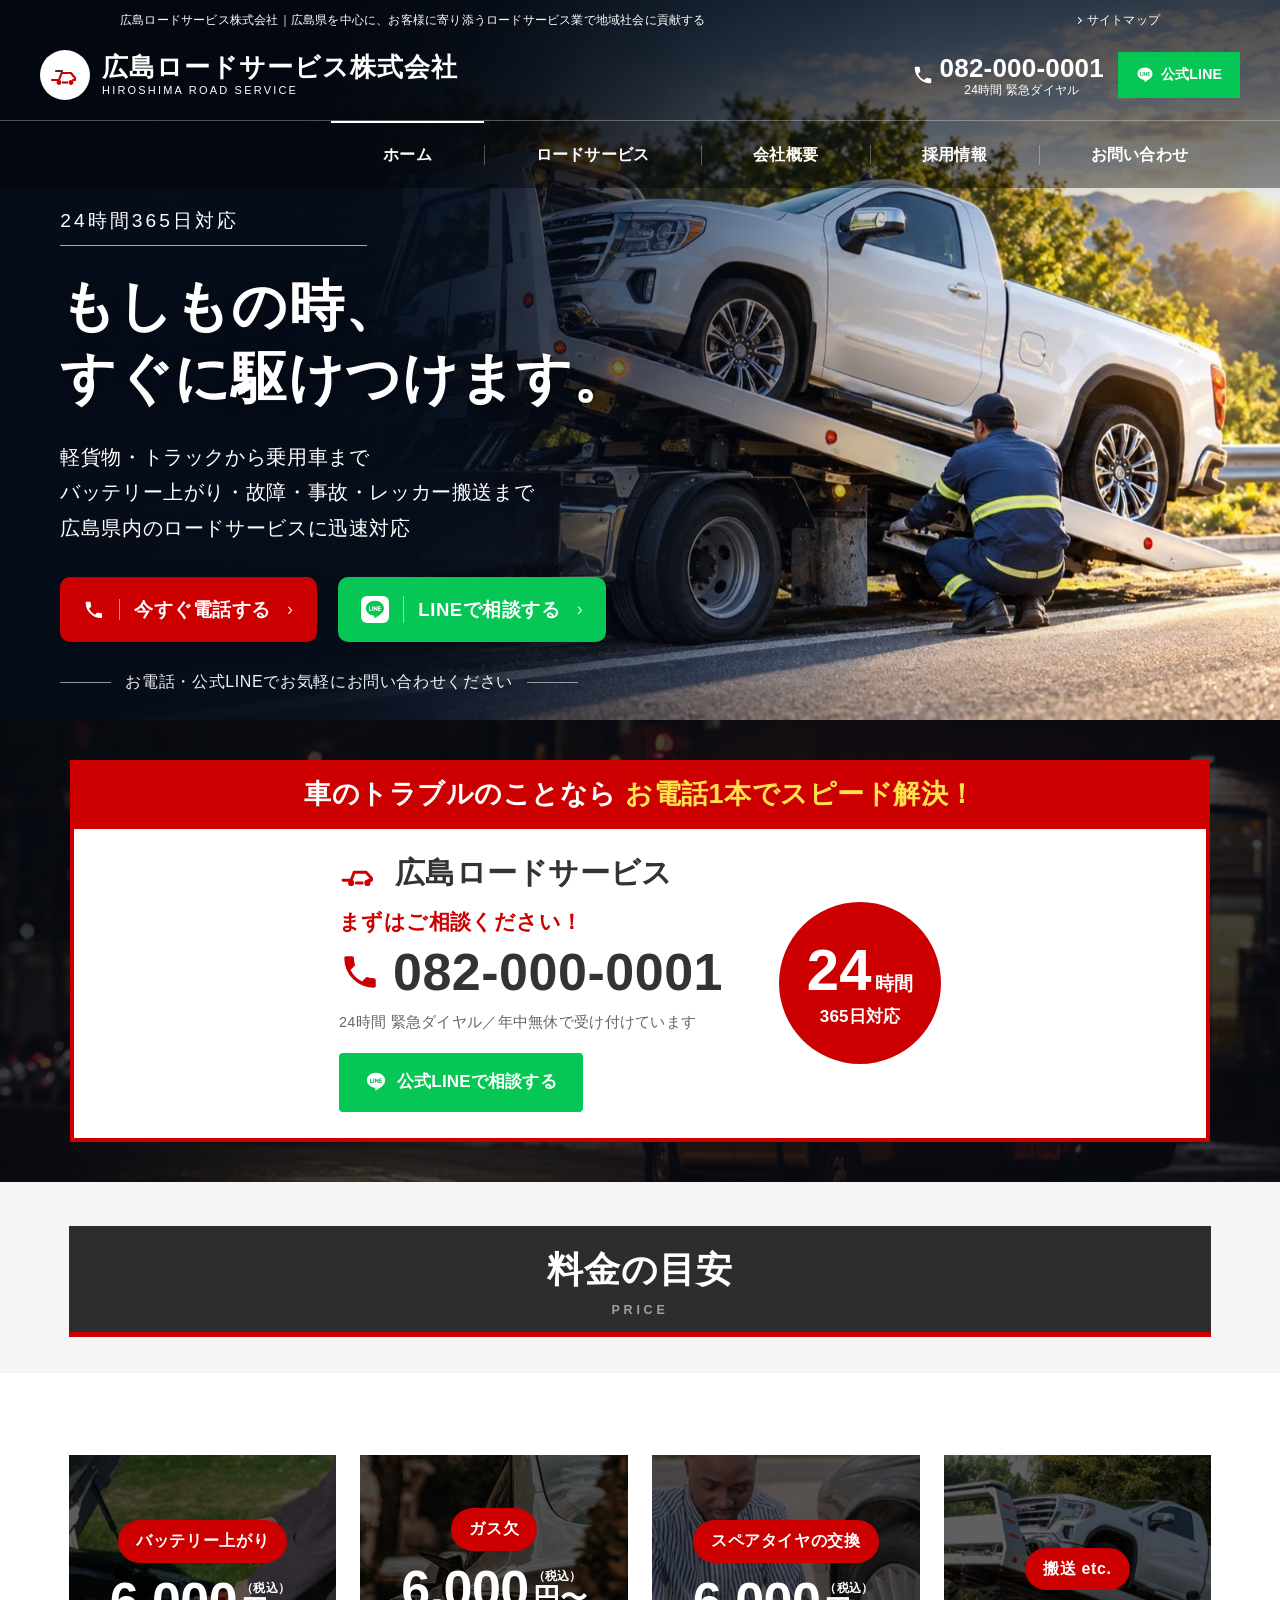
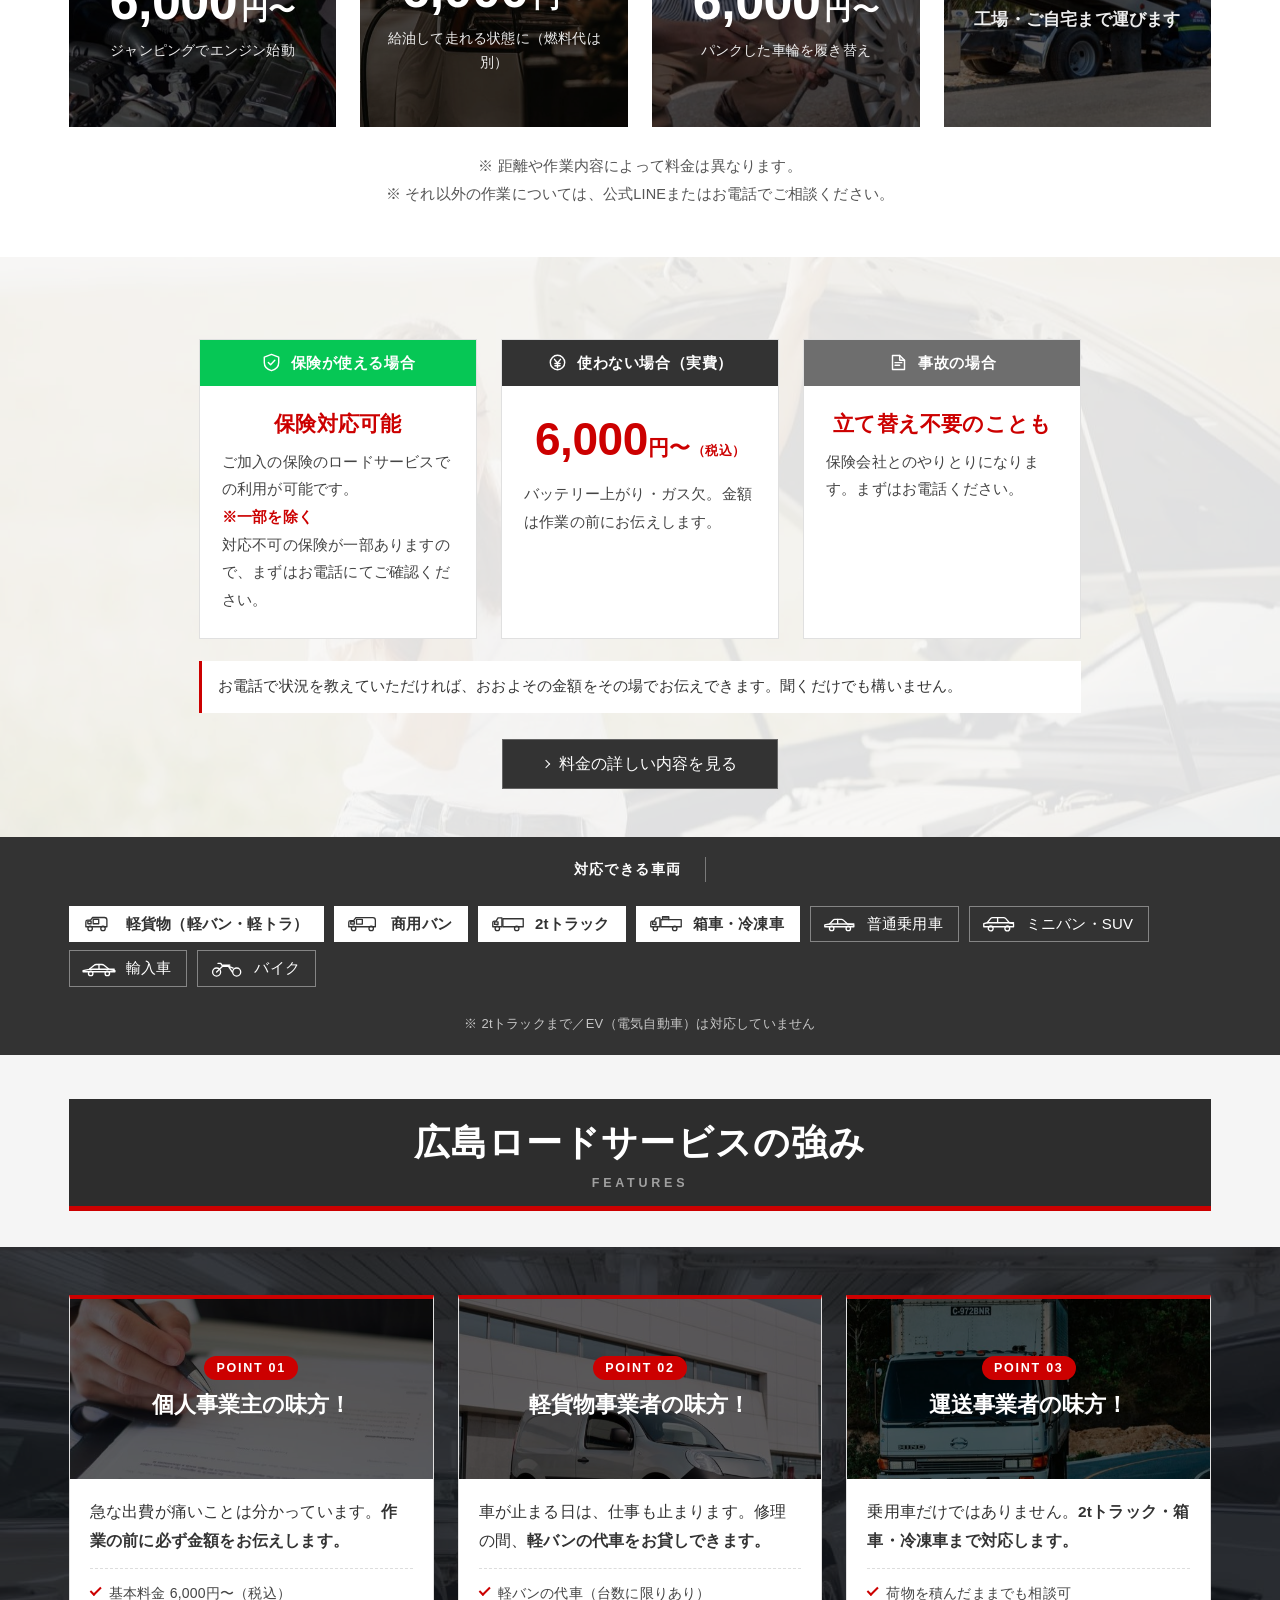
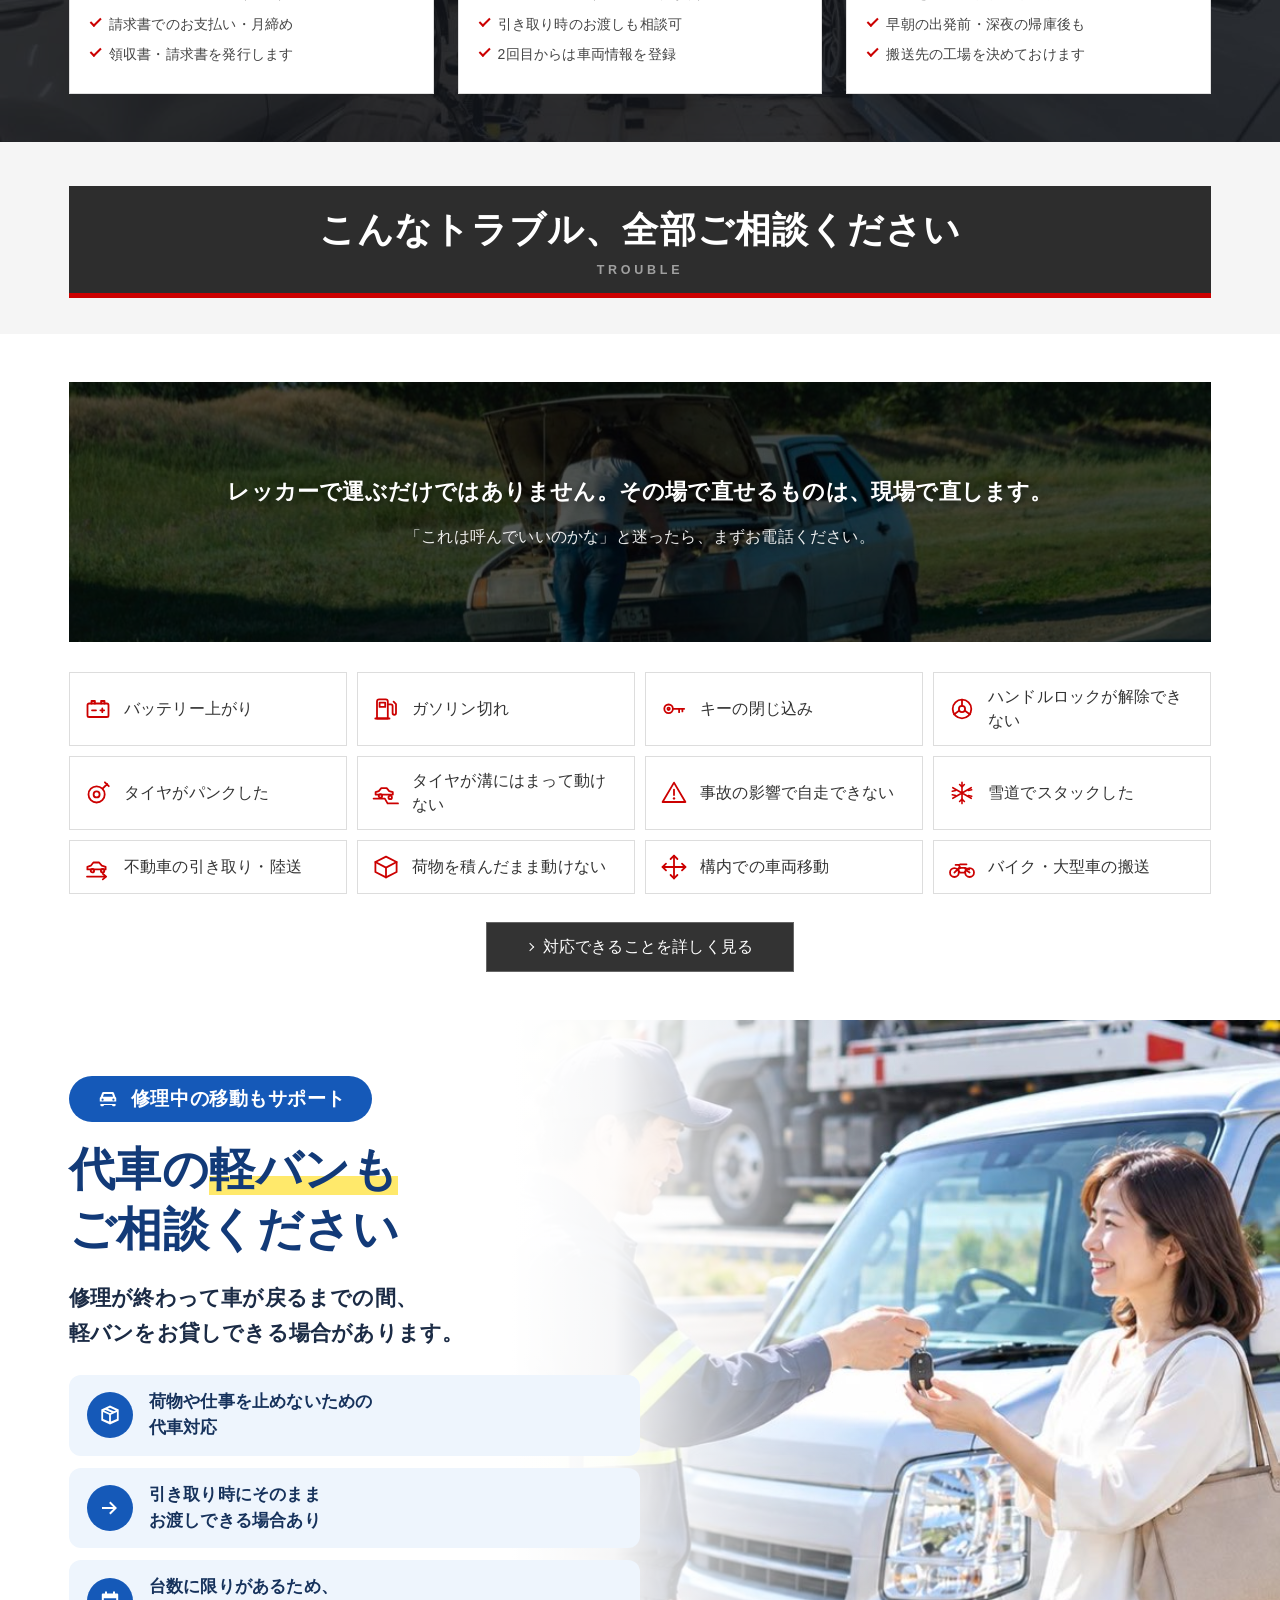
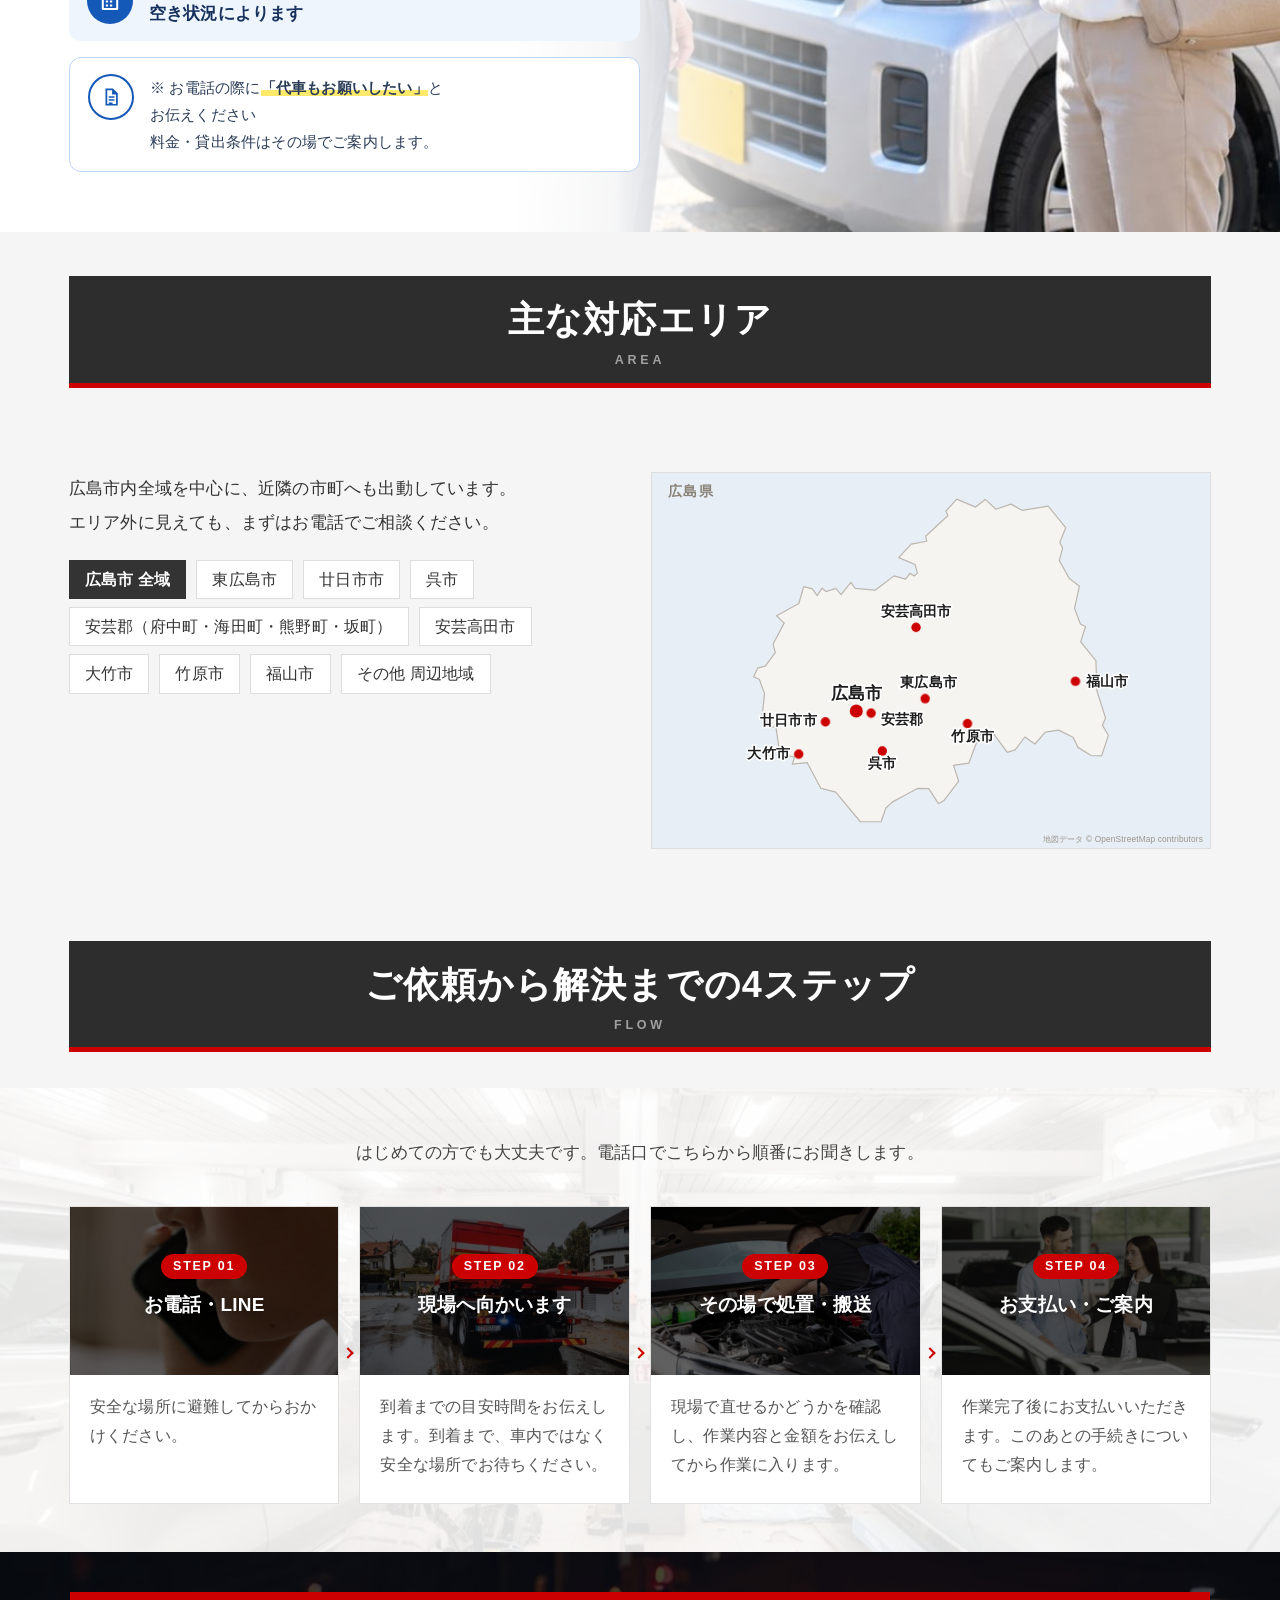
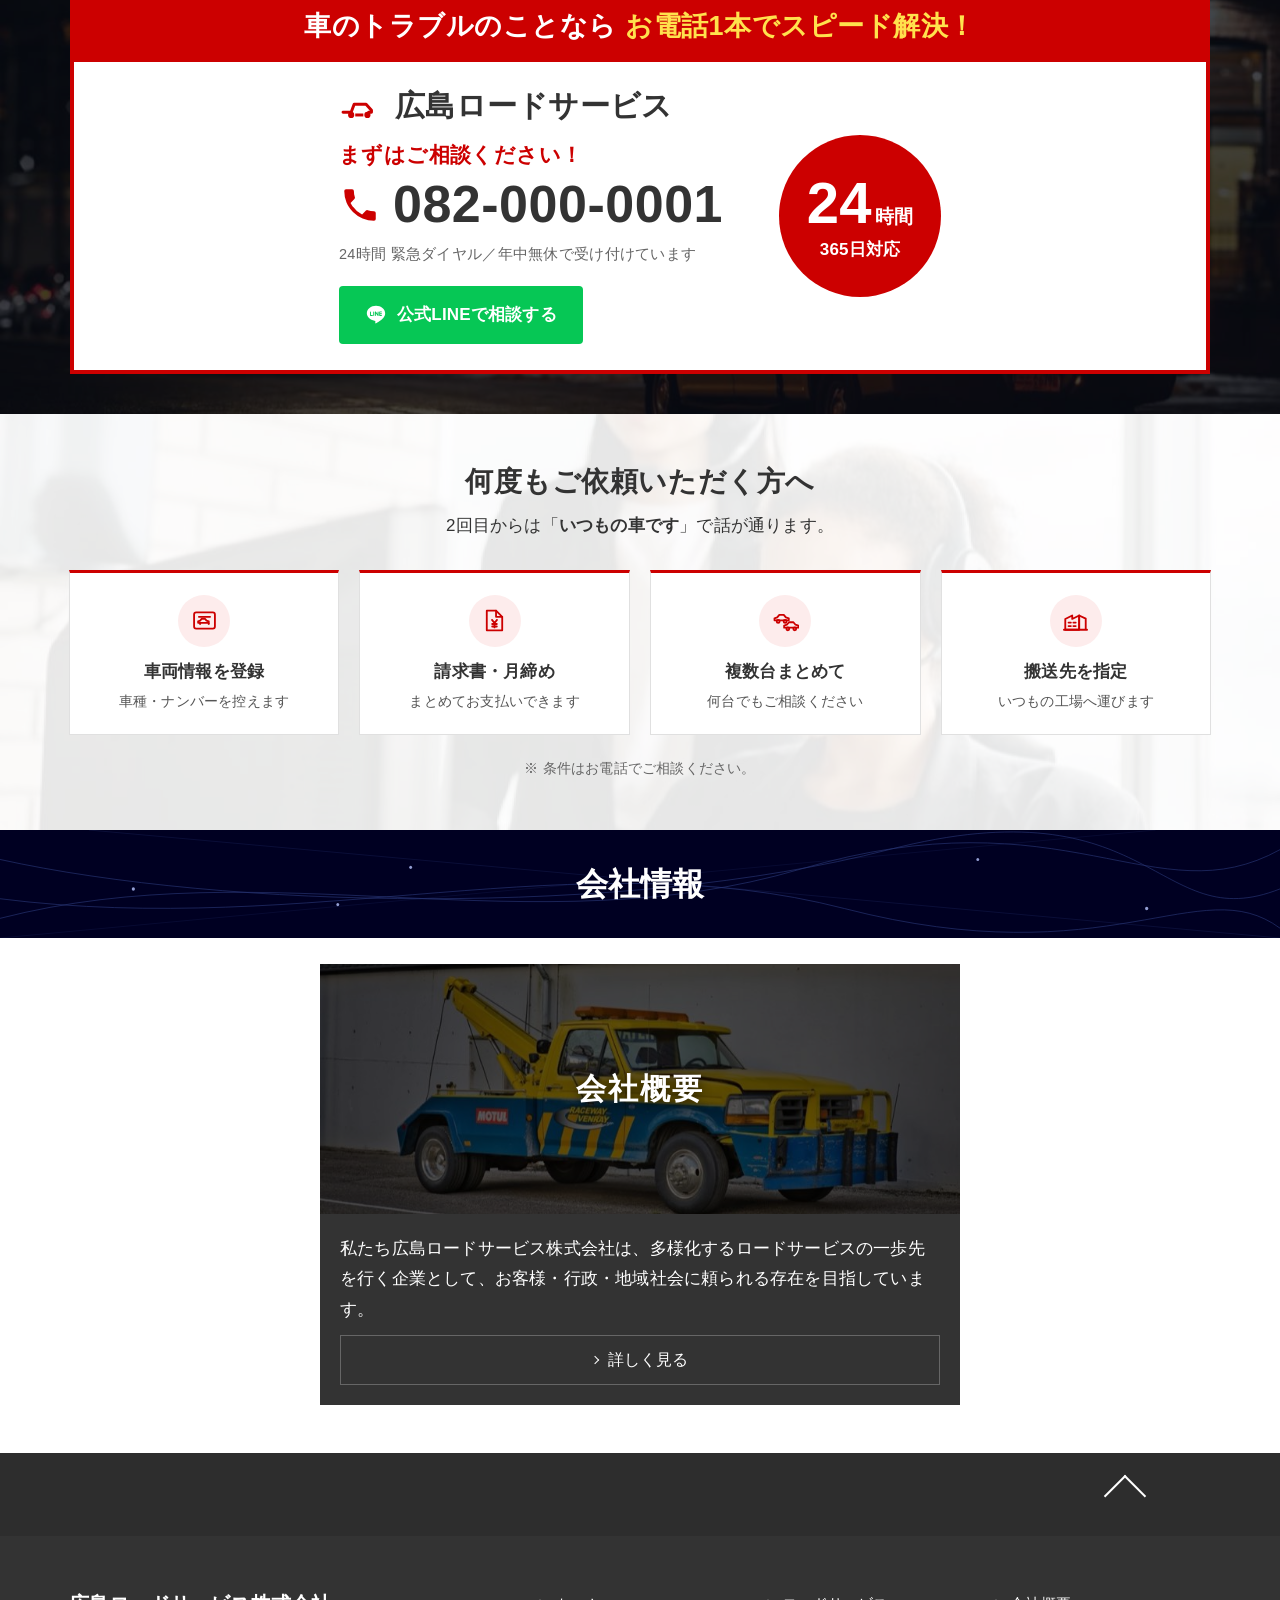
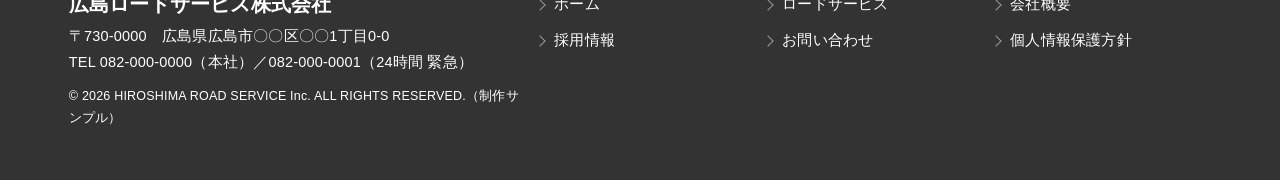
<file: index.html>
<!DOCTYPE html>
<html lang="ja">
<head>
<meta charset="UTF-8">
<meta name="viewport" content="width=device-width, initial-scale=1">
<meta name="format-detection" content="telephone=no">
<meta name="robots" content="noindex, nofollow">
<title>広島ロードサービス株式会社｜広島の事故・故障に24時間365日かけつけるレッカー（制作サンプル）</title>
<meta name="description" content="【制作サンプル】広島市全域を中心に、事故・故障・バッテリー上がり・脱輪などの路上トラブルへ24時間365日かけつけるロードサービス。電話または公式LINEでご依頼いただけます。">
<link rel="stylesheet" href="assets/css/common.css">
</head>
<body>
<header class="hd">
  <p class="hd__seo">広島ロードサービス株式会社｜広島県を中心に、お客様に寄り添うロードサービス業で地域社会に貢献する</p>
  <a class="hd__map" href="#">サイトマップ</a>
  <div class="hd__in">
    <a class="logo" href="index.html" aria-label="広島ロードサービス株式会社">
      <span class="logo__em"><svg viewBox="0 0 34 34" aria-hidden="true"><path d="M4 22h7l2.5-7H23l4 5v2h-2" fill="none" stroke="#cc0000" stroke-width="2.2" stroke-linecap="round" stroke-linejoin="round"/><circle cx="11" cy="24.5" r="2.4" fill="#cc0000"/><circle cx="23" cy="24.5" r="2.4" fill="#cc0000"/><path d="M14 24.5h6" stroke="#cc0000" stroke-width="2.2"/><path d="M8 13h6" stroke="#333333" stroke-width="2.2" stroke-linecap="round"/></svg></span>
      <span class="logo__tx">広島ロードサービス株式会社<small>HIROSHIMA ROAD SERVICE</small></span>
    </a>
    <div class="hd__r">
      <a class="tel" href="tel:0820000001"><svg viewBox="0 0 24 24" aria-hidden="true"><path d="M6.6 10.8a15.1 15.1 0 0 0 6.6 6.6l2.2-2.2a1 1 0 0 1 1-.25c1.1.37 2.3.57 3.6.57a1 1 0 0 1 1 1V20a1 1 0 0 1-1 1A17 17 0 0 1 3 4a1 1 0 0 1 1-1h3.5a1 1 0 0 1 1 1c0 1.25.2 2.45.57 3.57a1 1 0 0 1-.25 1L6.6 10.8z"/></svg><span>082-000-0001<i>24時間 緊急ダイヤル</i></span></a>
      <a class="hd__line" href="https://lin.ee/XLTq3l2" target="_blank" rel="noopener"><svg viewBox="0 0 24 24" aria-hidden="true"><path d="M12 2C6.5 2 2 5.7 2 10.2c0 4 3.6 7.4 8.4 8.1.3.07.8.2.9.5.1.25.07.65.03.9l-.14.85c-.04.25-.2 1 .87.54s5.8-3.4 7.9-5.8C21.3 13.7 22 12 22 10.2 22 5.7 17.5 2 12 2zM8 13.1H6a.5.5 0 0 1-.5-.5V8.6c0-.3.2-.5.5-.5s.5.2.5.5v3.4h1.5c.3 0 .5.2.5.5s-.2.6-.5.6zm2-.5c0 .3-.2.5-.5.5a.5.5 0 0 1-.5-.5V8.6c0-.3.2-.5.5-.5s.5.2.5.5v4zm4.8 0c0 .2-.15.4-.36.5a.6.6 0 0 1-.17.02.5.5 0 0 1-.42-.2l-2-2.76v2.45c0 .3-.24.5-.53.5a.5.5 0 0 1-.52-.5V8.6c0-.23.14-.43.36-.5a.5.5 0 0 1 .16-.03c.16 0 .32.1.42.2l2 2.77V8.6c0-.3.24-.5.53-.5s.53.2.53.5v4zm3.2-2.5c.3 0 .5.24.5.53s-.2.5-.5.5h-1.5v.94h1.5c.3 0 .5.23.5.52s-.2.52-.5.52h-2a.5.5 0 0 1-.5-.5V8.6c0-.3.2-.5.5-.5h2c.3 0 .5.2.5.5s-.2.5-.5.5h-1.5v.95h1.5z"/></svg>公式LINE</a>
      <a class="hd__btn" href="contact.html">お問い合わせ</a>
    </div>
    <div class="hd__sp">
      <a class="t" href="tel:0820000001" aria-label="24時間 緊急ダイヤルに電話"><svg viewBox="0 0 24 24" aria-hidden="true"><path d="M6.6 10.8a15.1 15.1 0 0 0 6.6 6.6l2.2-2.2a1 1 0 0 1 1-.25c1.1.37 2.3.57 3.6.57a1 1 0 0 1 1 1V20a1 1 0 0 1-1 1A17 17 0 0 1 3 4a1 1 0 0 1 1-1h3.5a1 1 0 0 1 1 1c0 1.25.2 2.45.57 3.57a1 1 0 0 1-.25 1L6.6 10.8z"/></svg></a>
      <a class="l" href="https://lin.ee/XLTq3l2" target="_blank" rel="noopener" aria-label="公式LINE"><svg viewBox="0 0 24 24" aria-hidden="true"><path d="M12 2C6.5 2 2 5.7 2 10.2c0 4 3.6 7.4 8.4 8.1.3.07.8.2.9.5.1.25.07.65.03.9l-.14.85c-.04.25-.2 1 .87.54s5.8-3.4 7.9-5.8C21.3 13.7 22 12 22 10.2 22 5.7 17.5 2 12 2zM8 13.1H6a.5.5 0 0 1-.5-.5V8.6c0-.3.2-.5.5-.5s.5.2.5.5v3.4h1.5c.3 0 .5.2.5.5s-.2.6-.5.6zm2-.5c0 .3-.2.5-.5.5a.5.5 0 0 1-.5-.5V8.6c0-.3.2-.5.5-.5s.5.2.5.5v4zm4.8 0c0 .2-.15.4-.36.5a.6.6 0 0 1-.17.02.5.5 0 0 1-.42-.2l-2-2.76v2.45c0 .3-.24.5-.53.5a.5.5 0 0 1-.52-.5V8.6c0-.23.14-.43.36-.5a.5.5 0 0 1 .16-.03c.16 0 .32.1.42.2l2 2.77V8.6c0-.3.24-.5.53-.5s.53.2.53.5v4zm3.2-2.5c.3 0 .5.24.5.53s-.2.5-.5.5h-1.5v.94h1.5c.3 0 .5.23.5.52s-.2.52-.5.52h-2a.5.5 0 0 1-.5-.5V8.6c0-.3.2-.5.5-.5h2c.3 0 .5.2.5.5s-.2.5-.5.5h-1.5v.95h1.5z"/></svg></a>
    </div>
    <button class="burger" type="button" aria-label="メニュー"><div><span></span></div></button>
  </div>
  <nav class="nav"><ul><li class="current"><a href="index.html"><span>ホーム</span></a></li><li class=""><a href="road-service.html"><span>ロードサービス</span></a></li><li class=""><a href="company.html"><span>会社概要</span></a></li><li class=""><a href="recruit.html"><span>採用情報</span></a></li><li class=""><a href="contact.html"><span>お問い合わせ</span></a></li></ul></nav>
</header>
<div class="mv" id="mv">
  <div class="mv__img" style="background-image:url(assets/img/fv_top.jpg)"></div>
  <div class="mv__shade"></div>
  <div class="mv__in">
    <p class="mv__eye">24時間365日対応</p>
    <h2 class="mv__h">もしもの時、<br>すぐに駆けつけます。</h2>
    <p class="mv__lead">軽貨物・トラックから乗用車まで<br>バッテリー上がり・故障・事故・レッカー搬送まで<br>広島県内のロードサービスに迅速対応</p>
    <div class="mv__btns">
      <a class="mvb mvb--tel" href="tel:0820000001"><span class="mvb__ic"><svg viewBox="0 0 24 24" aria-hidden="true"><path d="M6.6 10.8a15.1 15.1 0 0 0 6.6 6.6l2.2-2.2a1 1 0 0 1 1-.25c1.1.37 2.3.57 3.6.57a1 1 0 0 1 1 1V20a1 1 0 0 1-1 1A17 17 0 0 1 3 4a1 1 0 0 1 1-1h3.5a1 1 0 0 1 1 1c0 1.25.2 2.45.57 3.57a1 1 0 0 1-.25 1L6.6 10.8z"/></svg></span><span class="mvb__tx">今すぐ電話する</span><span class="mvb__ar">›</span></a>
      <a class="mvb mvb--line" href="https://lin.ee/XLTq3l2" target="_blank" rel="noopener"><span class="mvb__ic mvb__ic--line"><svg viewBox="0 0 24 24" aria-hidden="true"><path d="M12 2C6.5 2 2 5.7 2 10.2c0 4 3.6 7.4 8.4 8.1.3.07.8.2.9.5.1.25.07.65.03.9l-.14.85c-.04.25-.2 1 .87.54s5.8-3.4 7.9-5.8C21.3 13.7 22 12 22 10.2 22 5.7 17.5 2 12 2zM8 13.1H6a.5.5 0 0 1-.5-.5V8.6c0-.3.2-.5.5-.5s.5.2.5.5v3.4h1.5c.3 0 .5.2.5.5s-.2.6-.5.6zm2-.5c0 .3-.2.5-.5.5a.5.5 0 0 1-.5-.5V8.6c0-.3.2-.5.5-.5s.5.2.5.5v4zm4.8 0c0 .2-.15.4-.36.5a.6.6 0 0 1-.17.02.5.5 0 0 1-.42-.2l-2-2.76v2.45c0 .3-.24.5-.53.5a.5.5 0 0 1-.52-.5V8.6c0-.23.14-.43.36-.5a.5.5 0 0 1 .16-.03c.16 0 .32.1.42.2l2 2.77V8.6c0-.3.24-.5.53-.5s.53.2.53.5v4zm3.2-2.5c.3 0 .5.24.5.53s-.2.5-.5.5h-1.5v.94h1.5c.3 0 .5.23.5.52s-.2.52-.5.52h-2a.5.5 0 0 1-.5-.5V8.6c0-.3.2-.5.5-.5h2c.3 0 .5.2.5.5s-.2.5-.5.5h-1.5v.95h1.5z"/></svg></span><span class="mvb__tx">LINEで相談する</span><span class="mvb__ar">›</span></a>
    </div>
    <p class="mv__note"><span>お電話・公式LINEでお気軽にお問い合わせください</span></p>
  </div>
</div>
<section class="cta">
  <div class="cta__wrap">
    <p class="cta__head">車のトラブルのことなら <em>お電話1本でスピード解決！</em></p>
    <div class="cta__body">
      <div class="cta__main">
        <p class="cta__co"><span class="cta__mark"><svg viewBox="0 0 34 24" aria-hidden="true"><path d="M3 17h6l2.2-6H20l4 4.5V17h-2" fill="none" stroke="currentColor" stroke-width="2.2" stroke-linecap="round" stroke-linejoin="round"/><circle cx="9" cy="19" r="2.3" fill="currentColor"/><circle cx="21" cy="19" r="2.3" fill="currentColor"/><path d="M12 19h6" stroke="currentColor" stroke-width="2.2"/></svg></span>広島ロードサービス</p>
        <p class="cta__lead">まずはご相談ください！</p>
        <a class="cta__tel" href="tel:0820000001"><svg viewBox="0 0 24 24" aria-hidden="true"><path d="M6.6 10.8a15.1 15.1 0 0 0 6.6 6.6l2.2-2.2a1 1 0 0 1 1-.25c1.1.37 2.3.57 3.6.57a1 1 0 0 1 1 1V20a1 1 0 0 1-1 1A17 17 0 0 1 3 4a1 1 0 0 1 1-1h3.5a1 1 0 0 1 1 1c0 1.25.2 2.45.57 3.57a1 1 0 0 1-.25 1L6.6 10.8z"/></svg><span>082-000-0001</span></a>
        <p class="cta__note">24時間 緊急ダイヤル／年中無休で受け付けています</p>
        <a class="cta__line" href="https://lin.ee/XLTq3l2" target="_blank" rel="noopener"><svg viewBox="0 0 24 24" aria-hidden="true"><path d="M12 2C6.5 2 2 5.7 2 10.2c0 4 3.6 7.4 8.4 8.1.3.07.8.2.9.5.1.25.07.65.03.9l-.14.85c-.04.25-.2 1 .87.54s5.8-3.4 7.9-5.8C21.3 13.7 22 12 22 10.2 22 5.7 17.5 2 12 2zM8 13.1H6a.5.5 0 0 1-.5-.5V8.6c0-.3.2-.5.5-.5s.5.2.5.5v3.4h1.5c.3 0 .5.2.5.5s-.2.6-.5.6zm2-.5c0 .3-.2.5-.5.5a.5.5 0 0 1-.5-.5V8.6c0-.3.2-.5.5-.5s.5.2.5.5v4zm4.8 0c0 .2-.15.4-.36.5a.6.6 0 0 1-.17.02.5.5 0 0 1-.42-.2l-2-2.76v2.45c0 .3-.24.5-.53.5a.5.5 0 0 1-.52-.5V8.6c0-.23.14-.43.36-.5a.5.5 0 0 1 .16-.03c.16 0 .32.1.42.2l2 2.77V8.6c0-.3.24-.5.53-.5s.53.2.53.5v4zm3.2-2.5c.3 0 .5.24.5.53s-.2.5-.5.5h-1.5v.94h1.5c.3 0 .5.23.5.52s-.2.52-.5.52h-2a.5.5 0 0 1-.5-.5V8.6c0-.3.2-.5.5-.5h2c.3 0 .5.2.5.5s-.2.5-.5.5h-1.5v.95h1.5z"/></svg>公式LINEで相談する</a>
      </div>
      <p class="cta__badge"><b>24</b><span>時間</span><i>365日対応</i></p>
    </div>
  </div>
</section>
<main id="main"><section class="ttl"><div class="wrap"><div class="ttl__box"><span>料金の目安</span><small>PRICE</small></div></div></section>
<section class="sec sec--w">
  <div class="wrap">
    <ul class="pcards">
      <li class="pcard">
        <div class="pcard__bg ph" style="background-image:url(assets/img/t_battery.jpg)"></div>
        <div class="pcard__in">
          <span class="pcard__pill">バッテリー上がり</span>
          <p class="pcard__price"><b>6,000</b><i>円〜<small>（税込）</small></i></p>
          <p class="pcard__cap">ジャンピングでエンジン始動</p>
        </div>
      </li>
      <li class="pcard">
        <div class="pcard__bg ph" style="background-image:url(assets/img/t_fuel.jpg)"></div>
        <div class="pcard__in">
          <span class="pcard__pill">ガス欠</span>
          <p class="pcard__price"><b>6,000</b><i>円〜<small>（税込）</small></i></p>
          <p class="pcard__cap">給油して走れる状態に（燃料代は別）</p>
        </div>
      </li>
      <li class="pcard">
        <div class="pcard__bg ph" style="background-image:url(assets/img/t_tire.jpg)"></div>
        <div class="pcard__in">
          <span class="pcard__pill">スペアタイヤの交換</span>
          <p class="pcard__price"><b>6,000</b><i>円〜<small>（税込）</small></i></p>
          <p class="pcard__cap">パンクした車輪を履き替え</p>
        </div>
      </li>
      <li class="pcard">
        <div class="pcard__bg ph" style="background-image:url(assets/img/t_tow.jpg)"></div>
        <div class="pcard__in">
          <span class="pcard__pill">搬送 etc.</span>
          <p class="pcard__cap pcard__cap--only">工場・ご自宅まで運びます</p>
        </div>
      </li>
    </ul>
    <p class="pcards__note">※ 距離や作業内容によって料金は異なります。<br>
    ※ それ以外の作業については、公式LINEまたはお電話でご相談ください。</p>
  </div>
</section>

<section class="sec pt0 sec--paper">
  <div class="wrap" style="max-width:940px">
    <ul class="fee3">
      <li class="fee3__i fee3__i--a">
        <p class="fee3__tag"><svg class="fi" viewBox="0 0 28 28" aria-hidden="true"><g fill="none" stroke="currentColor" stroke-width="1.9" stroke-linejoin="round" stroke-linecap="round"><path d="M14 3.2 23.6 6.8v7.1c0 5.4-3.8 9.3-9.6 11-5.8-1.7-9.6-5.6-9.6-11V6.8z"/><path d="m9.8 13.9 3 3 5.6-5.9"/></g></svg><span>保険が使える場合</span></p>
        <div class="fee3__bd">
          <p class="fee3__hd">保険対応可能</p>
          <p class="fee3__tx">ご加入の保険のロードサービスでの利用が可能です。<br>
          <span class="fee3__ex">※一部を除く</span><br>
          対応不可の保険が一部ありますので、まずはお電話にてご確認ください。</p>
        </div>
      </li>
      <li class="fee3__i fee3__i--b">
        <p class="fee3__tag"><svg class="fi" viewBox="0 0 28 28" aria-hidden="true"><g fill="none" stroke="currentColor" stroke-width="1.9" stroke-linejoin="round" stroke-linecap="round"><circle cx="14" cy="14" r="9.6"/><path d="m10 9.8 4 4.8 4-4.8"/><path d="M10.6 15.4h6.8M10.6 18.3h6.8M14 14.6V21"/></g></svg><span>使わない場合（実費）</span></p>
        <div class="fee3__bd">
          <p class="fee3__hd"><b>6,000</b>円〜<small>（税込）</small></p>
          <p class="fee3__tx">バッテリー上がり・ガス欠。金額は作業の前にお伝えします。</p>
        </div>
      </li>
      <li class="fee3__i fee3__i--c">
        <p class="fee3__tag"><svg class="fi" viewBox="0 0 28 28" aria-hidden="true"><g fill="none" stroke="currentColor" stroke-width="1.9" stroke-linejoin="round" stroke-linecap="round"><path d="M6 4.6h9.6L22 11v12.4H6z"/><path d="M15.6 4.6V11H22"/><path d="M9.4 14.2h9M9.4 17.6h6.2"/></g></svg><span>事故の場合</span></p>
        <div class="fee3__bd">
          <p class="fee3__hd">立て替え不要のことも</p>
          <p class="fee3__tx">保険会社とのやりとりになります。まずはお電話ください。</p>
        </div>
      </li>
    </ul>
    <p class="fee3__note">お電話で状況を教えていただければ、おおよその金額をその場でお伝えできます。聞くだけでも構いません。</p>
    <p class="c" style="margin-top:26px"><a class="btn01" href="road-service.html#price">料金の詳しい内容を見る</a></p>
  </div>
</section>
<section class="cars">
  <div class="wrap cars__in">
    <p class="cars__lb">対応できる車両</p>
    <ul class="cars__list">
      <li><svg class="ci" viewBox="0 0 52 28" aria-hidden="true"><g fill="none" stroke="currentColor" stroke-width="1.9" stroke-linejoin="round" stroke-linecap="round"><path d="M7 18V11c0-1.7.9-2.6 2.6-2.6h4.2l3-3.8h17c2.5 0 3.6 1.2 3.6 3.7V18z"/><path d="M9.9 9.8h4.7v3.8H9.9zM17.6 7.1h8v6.5h-8z"/><circle cx="13.2" cy="20.4" r="3.2"/><circle cx="31.8" cy="20.4" r="3.2"/></g></svg><span>軽貨物（軽バン・軽トラ）</span></li><li><svg class="ci" viewBox="0 0 52 28" aria-hidden="true"><g fill="none" stroke="currentColor" stroke-width="1.9" stroke-linejoin="round" stroke-linecap="round"><path d="M4 18v-6.4c0-1.6.9-2.5 2.6-2.5H11l3.3-4.3h24.5c2.5 0 3.6 1.2 3.6 3.7V18z"/><path d="M6.9 10.4H12v3.7H6.9zM15.2 7.3h8.4v6.8h-8.4z"/><circle cx="11" cy="20.4" r="3.2"/><circle cx="36.4" cy="20.4" r="3.2"/></g></svg><span>商用バン</span></li><li><svg class="ci" viewBox="0 0 52 28" aria-hidden="true"><g fill="none" stroke="currentColor" stroke-width="1.9" stroke-linejoin="round" stroke-linecap="round"><path d="M4 18v-6c0-1.4.8-2.2 2.2-2.2h2.6l2.8-4.6h5.6V18z"/><path d="M6.6 11h5v3.6h-5z"/><path d="M18.6 18V6.4H48V18z"/><circle cx="10.6" cy="20.4" r="3.2"/><circle cx="38.6" cy="20.4" r="3.2"/></g></svg><span>2tトラック</span></li><li><svg class="ci" viewBox="0 0 52 28" aria-hidden="true"><g fill="none" stroke="currentColor" stroke-width="1.9" stroke-linejoin="round" stroke-linecap="round"><path d="M4 18v-6c0-1.4.8-2.2 2.2-2.2h2.6l2.8-4.6h5.6V18z"/><path d="M6.6 11h5v3.6h-5z"/><path d="M18.6 18V7.8H48V18z"/><path d="M21 7.8V3.4h9v4.4"/><path d="M22.6 5.2h5.8"/><circle cx="10.6" cy="20.4" r="3.2"/><circle cx="38.6" cy="20.4" r="3.2"/></g></svg><span>箱車・冷凍車</span></li><li><svg class="ci" viewBox="0 0 52 28" aria-hidden="true"><g fill="none" stroke="currentColor" stroke-width="1.9" stroke-linejoin="round" stroke-linecap="round"><path d="M4 18v-2.6l7-1.4 5-5.5c.7-.8 1.4-1.1 2.5-1.1h9.6c1.1 0 1.9.3 2.7 1l6 5.6 9.2 1.4V18z"/><path d="M11 14h35M22.6 7.4V14"/><circle cx="14" cy="20.4" r="3.2"/><circle cx="38" cy="20.4" r="3.2"/></g></svg><span>普通乗用車</span></li><li><svg class="ci" viewBox="0 0 52 28" aria-hidden="true"><g fill="none" stroke="currentColor" stroke-width="1.9" stroke-linejoin="round" stroke-linecap="round"><path d="M4 18v-4.4l5-1.4 5-6.2c.7-.9 1.5-1.3 2.7-1.3h16c1.2 0 2 .4 2.8 1.2l5.5 6.3 6 1.4V18z"/><path d="M9 12.2h38M24 4.7v7.5"/><circle cx="14" cy="20.4" r="3.5"/><circle cx="38" cy="20.4" r="3.5"/></g></svg><span>ミニバン・SUV</span></li><li><svg class="ci" viewBox="0 0 52 28" aria-hidden="true"><g fill="none" stroke="currentColor" stroke-width="1.9" stroke-linejoin="round" stroke-linecap="round"><path d="M3 18v-1.8l9-1.8 7-5.8c.9-.8 1.7-1.1 2.9-1.1h8.4c1.2 0 2 .3 3 1.1l7.1 5.8 8.6 1.8V18z"/><path d="M12 14.4h36M26 7.5v6.9"/><circle cx="14" cy="20.4" r="3.2"/><circle cx="38" cy="20.4" r="3.2"/></g></svg><span>輸入車</span></li><li><svg class="ci" viewBox="0 0 52 28" aria-hidden="true"><g fill="none" stroke="currentColor" stroke-width="1.9" stroke-linejoin="round" stroke-linecap="round"><circle cx="11" cy="18.4" r="5.8"/><circle cx="40" cy="18.4" r="5.8"/><path d="M11 18.4 19.6 10h8.2l6 8.4M19.6 10 17 6h-4M27.8 10l7 2.6M20.2 8.4h10"/></g></svg><span>バイク</span></li>
    </ul>
    <p class="cars__note">※ 2tトラックまで／EV（電気自動車）は対応していません</p>
  </div>
</section><section class="ttl"><div class="wrap"><div class="ttl__box"><span>広島ロードサービスの強み</span><small>FEATURES</small></div></div></section>
<section class="sec sec--bg">
  <div class="wrap">
    <ul class="pts">
      <li class="pt">
        <div class="pt__ph ph" style="background-image:url(assets/img/pt1.jpg)">
          <div class="pt__hd"><span class="pt__no">POINT 01</span><h3 class="pt__ti">個人事業主の<em>味方！</em></h3></div>
        </div>
        <div class="pt__bd">
          <p class="pt__tx">急な出費が痛いことは分かっています。<strong>作業の前に必ず金額をお伝えします。</strong></p>
          <ul class="pt__list">
            <li>基本料金 6,000円〜（税込）</li>
            <li>請求書でのお支払い・月締め</li>
            <li>領収書・請求書を発行します</li>
          </ul>
        </div>
      </li>
      <li class="pt">
        <div class="pt__ph ph" style="background-image:url(assets/img/pt2.jpg)">
          <div class="pt__hd"><span class="pt__no">POINT 02</span><h3 class="pt__ti">軽貨物事業者の<em>味方！</em></h3></div>
        </div>
        <div class="pt__bd">
          <p class="pt__tx">車が止まる日は、仕事も止まります。修理の間、<strong>軽バンの代車をお貸しできます。</strong></p>
          <ul class="pt__list">
            <li>軽バンの代車（台数に限りあり）</li>
            <li>引き取り時のお渡しも相談可</li>
            <li>2回目からは車両情報を登録</li>
          </ul>
        </div>
      </li>
      <li class="pt">
        <div class="pt__ph ph" style="background-image:url(assets/img/pt3.jpg)">
          <div class="pt__hd"><span class="pt__no">POINT 03</span><h3 class="pt__ti">運送事業者の<em>味方！</em></h3></div>
        </div>
        <div class="pt__bd">
          <p class="pt__tx">乗用車だけではありません。<strong>2tトラック・箱車・冷凍車まで対応します。</strong></p>
          <ul class="pt__list">
            <li>荷物を積んだままでも相談可</li>
            <li>早朝の出発前・深夜の帰庫後も</li>
            <li>搬送先の工場を決めておけます</li>
          </ul>
        </div>
      </li>
          </ul>
        </div>
      </li>
    </ul>
  </div>
</section><section class="ttl"><div class="wrap"><div class="ttl__box"><span>こんなトラブル、全部ご相談ください</span><small>TROUBLE</small></div></div></section>
<section class="sec sec--w pt0">
  <div class="wrap">
    <div class="trb__ph ph" style="background-image:url(assets/img/trouble_w.jpg)">
      <div class="trb__tx">
        <p>レッカーで運ぶだけではありません。<br class="sp-br">その場で直せるものは、現場で直します。</p>
        <p class="trb__sub">「これは呼んでいいのかな」と迷ったら、まずお電話ください。</p>
      </div>
    </div>
    <ul class="tlist tlist--grid">
      <li><svg class="ti" viewBox="0 0 28 28" aria-hidden="true"><g fill="none" stroke="currentColor" stroke-width="1.8" stroke-linejoin="round" stroke-linecap="round"><rect x="3.5" y="8.5" width="21" height="13.5" rx="1.6"/><path d="M7.5 8.5V6h3.4v2.5M17.1 8.5V6h3.4v2.5"/><path d="M8 15.3h4M18.3 13.4v3.8M16.4 15.3h3.8"/></g></svg><span>バッテリー上がり</span></li><li><svg class="ti" viewBox="0 0 28 28" aria-hidden="true"><g fill="none" stroke="currentColor" stroke-width="1.8" stroke-linejoin="round" stroke-linecap="round"><path d="M5 23.5V6.4C5 5.1 5.8 4.3 7.1 4.3h6.6c1.3 0 2.1.8 2.1 2.1v17.1z"/><path d="M3.3 23.5h14.2"/><path d="M7.6 7.6h5.6v4.3H7.6z"/><path d="M15.8 9.3h3.1c1 0 1.7.7 1.7 1.7v7.1c0 1 .7 1.7 1.7 1.7s1.7-.7 1.7-1.7V9.1l-2.4-2.4"/></g></svg><span>ガソリン切れ</span></li><li><svg class="ti" viewBox="0 0 28 28" aria-hidden="true"><g fill="none" stroke="currentColor" stroke-width="1.8" stroke-linejoin="round" stroke-linecap="round"><circle cx="8.6" cy="13.8" r="4.3"/><circle cx="8.6" cy="13.8" r="1.2"/><path d="M12.9 13.8h11.3M19.1 13.8v3.4M22.4 13.8v2.6"/></g></svg><span>キーの閉じ込み</span></li><li><svg class="ti" viewBox="0 0 28 28" aria-hidden="true"><g fill="none" stroke="currentColor" stroke-width="1.8" stroke-linejoin="round" stroke-linecap="round"><circle cx="14" cy="14" r="9.3"/><circle cx="14" cy="14" r="3.1"/><path d="M14 4.7v6.2M11.3 15.6 6 19.4M16.7 15.6 22 19.4"/></g></svg><span>ハンドルロックが解除できない</span></li><li><svg class="ti" viewBox="0 0 28 28" aria-hidden="true"><g fill="none" stroke="currentColor" stroke-width="1.8" stroke-linejoin="round" stroke-linecap="round"><circle cx="12.6" cy="15.4" r="8.1"/><circle cx="12.6" cy="15.4" r="3"/><path d="M18.6 9.6 23.2 5M20.9 3.3l3.9 3.9"/></g></svg><span>タイヤがパンクした</span></li><li><svg class="ti" viewBox="0 0 28 28" aria-hidden="true"><g fill="none" stroke="currentColor" stroke-width="1.8" stroke-linejoin="round" stroke-linecap="round"><path d="M3.6 15.6v-2.4l3.2-1 2.5-3h5.4l2.5 3 3.6 1v2.4z"/><circle cx="8.4" cy="16.9" r="1.7"/><circle cx="18.2" cy="18.4" r="1.7"/><path d="M1.6 19.6h11.2M15.6 24.4H26M12.8 19.6 15.6 24.4"/></g></svg><span>タイヤが溝にはまって動けない</span></li><li><svg class="ti" viewBox="0 0 28 28" aria-hidden="true"><g fill="none" stroke="currentColor" stroke-width="1.8" stroke-linejoin="round" stroke-linecap="round"><path d="M14 3.6 25.4 23H2.6z"/><path d="M14 10.6v5.5"/><path d="M14 19.4h.02" stroke-width="2.4"/></g></svg><span>事故の影響で自走できない</span></li><li><svg class="ti" viewBox="0 0 28 28" aria-hidden="true"><g fill="none" stroke="currentColor" stroke-width="1.6" stroke-linejoin="round" stroke-linecap="round"><path d="M14 3.4v21.2M4.8 8.7l18.4 10.6M4.8 19.3 23.2 8.7"/><path d="M14 7.9 11.6 5.5M14 7.9l2.4-2.4M14 20.1l-2.4 2.4M14 20.1l2.4 2.4"/><path d="M7.6 11.5 4.3 12.3M7.6 16.5l-3.3-.8M20.4 11.5l3.3-.8M20.4 16.5l3.3.8"/></g></svg><span>雪道でスタックした</span></li><li><svg class="ti" viewBox="0 0 28 28" aria-hidden="true"><g fill="none" stroke="currentColor" stroke-width="1.8" stroke-linejoin="round" stroke-linecap="round"><path d="M3.4 16.4v-2.6l3.4-1.1 2.6-3.2h5.7l2.7 3.2 3.8 1.1v2.6z"/><circle cx="8.4" cy="17.7" r="1.7"/><circle cx="18.6" cy="17.7" r="1.7"/><path d="M3 23.6h19M18.8 20.8l3.4 2.8-3.4 2.8"/></g></svg><span>不動車の引き取り・陸送</span></li><li><svg class="ti" viewBox="0 0 28 28" aria-hidden="true"><g fill="none" stroke="currentColor" stroke-width="1.8" stroke-linejoin="round" stroke-linecap="round"><path d="M14 3.6 24.6 9v10L14 24.4 3.4 19V9z"/><path d="M3.4 9 14 14.6 24.6 9M14 14.6v9.8"/></g></svg><span>荷物を積んだまま動けない</span></li><li><svg class="ti" viewBox="0 0 28 28" aria-hidden="true"><g fill="none" stroke="currentColor" stroke-width="1.8" stroke-linejoin="round" stroke-linecap="round"><path d="M14 2.6v22.8M2.6 14h22.8"/><path d="M10.6 6 14 2.6 17.4 6M10.6 22 14 25.4 17.4 22M6 10.6 2.6 14 6 17.4M22 10.6 25.4 14 22 17.4"/></g></svg><span>構内での車両移動</span></li><li><svg class="ti" viewBox="0 0 28 28" aria-hidden="true"><g fill="none" stroke="currentColor" stroke-width="1.8" stroke-linejoin="round" stroke-linecap="round"><circle cx="6.4" cy="19.6" r="4.4"/><circle cx="21.6" cy="19.6" r="4.4"/><path d="M11.2 14.9h5.6l1.4 2.4-1.8 2.3h-4.4l-1.8-2.3z"/><path d="M6.4 19.6 11 15M18.2 17.3l3.4 2.3M12.3 14.9l-1.5-3H7.6M16.8 14.9l4.4 1.6M12.1 11.3h6.4"/></g></svg><span>バイク・大型車の搬送</span></li>
    </ul>
    <p class="c" style="margin-top:28px"><a class="btn01" href="road-service.html">対応できることを詳しく見る</a></p>
  </div>
</section>
<section class="lendsec">
  <div class="lendsec__bg ph" style="background-image:url(assets/img/lend_photo.jpg)"></div>
  <div class="lendsec__fade"></div>
  <div class="wrap lendsec__in">
    <div class="lend2__tx">
      <p class="lend2__pill"><svg viewBox="0 0 24 24" aria-hidden="true"><path d="M5 16.5h14v1.2a1 1 0 0 1-1 1h-1.2a1 1 0 0 1-1-1v-.2H8.2v.2a1 1 0 0 1-1 1H6a1 1 0 0 1-1-1v-1.2zM6.4 6.6A1.6 1.6 0 0 1 7.9 5.5h8.2c.7 0 1.3.45 1.5 1.1l1.2 3.5c.5.2.8.7.8 1.25v3.05H4.4v-3.05c0-.55.3-1.05.8-1.25l1.2-3.5zM7.3 9.9h9.4l-.9-2.6H8.2l-.9 2.6zM7 13.6a1 1 0 1 0 0-2 1 1 0 0 0 0 2zm10 0a1 1 0 1 0 0-2 1 1 0 0 0 0 2z"/></svg>修理中の移動もサポート</p>
      <h3 class="lend2__h">代車の<em>軽バンも</em><br>ご相談ください</h3>
      <p class="lend2__lead">修理が終わって車が戻るまでの間、<br>軽バンをお貸しできる場合があります。</p>
      <ul class="lend2__list">
        <li><span class="lend2__ic"><svg viewBox="0 0 24 24" aria-hidden="true"><path d="M12 2.6 3.3 6.4v11.2L12 21.4l8.7-3.8V6.4L12 2.6zm0 2.2 6 2.6-2.2.95-6-2.6L12 4.8zM7.6 6.9l6 2.6-1.6.7-6-2.6 1.6-.7zM5.1 9.1l6 2.6v6.8l-6-2.6V9.1zm7.8 9.4v-6.8l6-2.6v6.8l-6 2.6z"/></svg></span><p>荷物や仕事を止めないための<br>代車対応</p></li>
        <li><span class="lend2__ic"><svg viewBox="0 0 24 24" aria-hidden="true"><path d="M4 11h11.2l-4.1-4.1 1.4-1.4 6.5 6.5-6.5 6.5-1.4-1.4 4.1-4.1H4v-2z"/></svg></span><p>引き取り時にそのまま<br>お渡しできる場合あり</p></li>
        <li><span class="lend2__ic"><svg viewBox="0 0 24 24" aria-hidden="true"><path d="M7 2.5h2v2h6v-2h2v2h2.2a1 1 0 0 1 1 1V20a1 1 0 0 1-1 1H4.8a1 1 0 0 1-1-1V5.5a1 1 0 0 1 1-1H7v-2zM5.8 9.3V19h12.4V9.3H5.8zm2 2.1h2.3v2.2H7.8v-2.2zm4.1 0h2.3v2.2h-2.3v-2.2zm-4.1 4h2.3v2.2H7.8v-2.2zm4.1 0h2.3v2.2h-2.3v-2.2z"/></svg></span><p>台数に限りがあるため、<br>空き状況によります</p></li>
      </ul>
      <div class="lend2__note">
        <span class="lend2__ic lend2__ic--o"><svg viewBox="0 0 24 24" aria-hidden="true"><path d="M6 2.6h8.1L19.4 8v13.4H6V2.6zm1.9 1.9v15h9.6V9.4h-4.3V4.5H7.9zm1.6 6.6h6.3v1.7H9.5v-1.7zm0 3.4h6.3v1.7H9.5v-1.7zm0 3.4h4.2v1.7H9.5v-1.7z"/></svg></span>
        <p>※ お電話の際に<em>「代車もお願いしたい」</em>と<br class="pc-br">お伝えください<br>料金・貸出条件はその場でご案内します。</p>
      </div>
    </div>
  </div>
</section><section class="ttl"><div class="wrap"><div class="ttl__box"><span>主な対応エリア</span><small>AREA</small></div></div></section>
<section class="sec">
  <div class="wrap area">
    <div class="area__tx">
      <p>広島市内全域を中心に、近隣の市町へも出動しています。<br>エリア外に見えても、まずはお電話でご相談ください。</p>
      <ul class="area__list">
        <li class="main">広島市 全域</li><li>東広島市</li><li>廿日市市</li><li>呉市</li>
        <li>安芸郡（府中町・海田町・熊野町・坂町）</li><li>安芸高田市</li><li>大竹市</li><li>竹原市</li><li>福山市</li><li>その他 周辺地域</li>
      </ul>
    </div>
    <div class="area__map"><svg class="areamap" viewBox="0 0 640 430" role="img" aria-label="対応エリアの地図"><rect class="sea" width="640" height="430"/><polygon class="land" points="116.6,233.7 123.2,236.8 129.1,253.3 125.9,282.7 130.2,282.1 136.4,292.2 142.0,290.6 146.7,322.9 163.5,325.7 160.9,333.9 177.9,332.1 193.8,361.8 210.7,366.0 239.0,400.0 262.8,400.0 268.2,384.3 275.5,377.5 304.4,361.8 317.5,362.0 328.5,379.3 334.8,375.7 351.7,353.5 345.8,335.4 363.3,332.8 375.6,300.2 391.7,298.9 407.5,320.4 416.5,317.5 427.7,302.8 439.2,310.8 451.1,297.2 466.4,294.9 482.9,303.0 488.6,314.7 503.6,324.0 515.7,324.5 523.4,301.0 516.7,289.2 520.2,281.0 510.4,250.1 509.1,215.1 491.7,193.7 497.2,176.0 491.4,173.2 484.6,155.3 490.2,129.8 478.4,120.8 467.1,100.2 471.0,86.1 467.7,79.7 474.5,62.7 454.4,37.9 424.5,42.8 411.7,35.7 394.4,41.6 382.3,30.3 371.1,39.1 349.5,30.0 337.0,43.7 339.4,48.8 313.9,72.6 315.2,78.3 297.3,81.5 283.0,97.1 301.7,104.9 304.4,114.9 301.0,118.1 295.9,115.1 290.8,121.8 277.6,118.0 256.3,134.3 233.0,132.4 228.1,125.5 216.9,139.6 210.7,132.3 199.6,136.0 195.1,132.1 189.4,140.6 183.9,133.0 174.0,130.4 168.4,149.7 142.9,163.8 151.6,172.2 138.9,196.2 141.4,206.1 129.9,221.5 121.1,223.9 116.6,233.7"/><text class="hd" x="18" y="26">広島県</text><text class="cr" x="632" y="423" text-anchor="end">地図データ © OpenStreetMap contributors</text><g class="pin" style="--i:0"><circle class="rp" cx="168.3" cy="322.5" r="5.4"/><circle class="dt" cx="168.3" cy="322.5" r="5.4"/><text class="lb" x="158.3" y="326.5" text-anchor="end">大竹市</text></g><g class="pin" style="--i:1"><circle class="rp" cx="198.9" cy="285.5" r="5.4"/><circle class="dt" cx="198.9" cy="285.5" r="5.4"/><text class="lb" x="188.9" y="289.5" text-anchor="end">廿日市市</text></g><g class="pin" style="--i:2"><circle class="rp" cx="234.3" cy="273.0" r="7.5"/><circle class="dt" cx="234.3" cy="273.0" r="7.5"/><text class="lb lbb" x="234.3" y="259.0" text-anchor="middle">広島市</text></g><g class="pin" style="--i:3"><circle class="rp" cx="251.3" cy="275.4" r="5.4"/><circle class="dt" cx="251.3" cy="275.4" r="5.4"/><text class="lb" x="262.3" y="287.4" text-anchor="start">安芸郡</text></g><g class="pin" style="--i:4"><circle class="rp" cx="264.1" cy="318.8" r="5.4"/><circle class="dt" cx="264.1" cy="318.8" r="5.4"/><text class="lb" x="264.1" y="338.8" text-anchor="middle">呉市</text></g><g class="pin" style="--i:5"><circle class="rp" cx="313.3" cy="258.8" r="5.4"/><circle class="dt" cx="313.3" cy="258.8" r="5.4"/><text class="lb" x="317.3" y="245.8" text-anchor="middle">東広島市</text></g><g class="pin" style="--i:6"><circle class="rp" cx="361.8" cy="287.5" r="5.4"/><circle class="dt" cx="361.8" cy="287.5" r="5.4"/><text class="lb" x="367.8" y="307.5" text-anchor="middle">竹原市</text></g><g class="pin" style="--i:7"><circle class="rp" cx="302.8" cy="177.0" r="5.4"/><circle class="dt" cx="302.8" cy="177.0" r="5.4"/><text class="lb" x="302.8" y="164.0" text-anchor="middle">安芸高田市</text></g><g class="pin" style="--i:8"><circle class="rp" cx="485.7" cy="238.9" r="5.4"/><circle class="dt" cx="485.7" cy="238.9" r="5.4"/><text class="lb" x="497.7" y="243.9" text-anchor="start">福山市</text></g></svg></div>
  </div>
</section><section class="ttl"><div class="wrap"><div class="ttl__box"><span>ご依頼から解決までの4ステップ</span><small>FLOW</small></div></div></section>
<section class="sec sec--bgl">
  <div class="wrap">
    <p class="lead-c">はじめての方でも大丈夫です。電話口でこちらから順番にお聞きします。</p>
    <ul class="flow">
      <li><div class="flow__ph ph" style="background-image:url(assets/img/st1.jpg)"><div class="flow__hd"><span class="flow__no">STEP 01</span><h3>お電話・LINE</h3></div></div><p>安全な場所に避難してからおかけください。</p></li>
      <li><div class="flow__ph ph" style="background-image:url(assets/img/st2.jpg)"><div class="flow__hd"><span class="flow__no">STEP 02</span><h3>現場へ向かいます</h3></div></div><p>到着までの目安時間をお伝えします。到着まで、車内ではなく安全な場所でお待ちください。</p></li>
      <li><div class="flow__ph ph" style="background-image:url(assets/img/st3.jpg)"><div class="flow__hd"><span class="flow__no">STEP 03</span><h3>その場で処置・搬送</h3></div></div><p>現場で直せるかどうかを確認し、作業内容と金額をお伝えしてから作業に入ります。</p></li>
      <li><div class="flow__ph ph" style="background-image:url(assets/img/st4.jpg)"><div class="flow__hd"><span class="flow__no">STEP 04</span><h3>お支払い・ご案内</h3></div></div><p>作業完了後にお支払いいただきます。このあとの手続きについてもご案内します。</p></li>
    </ul>
  </div>
</section>
<section class="cta">
  <div class="cta__wrap">
    <p class="cta__head">車のトラブルのことなら <em>お電話1本でスピード解決！</em></p>
    <div class="cta__body">
      <div class="cta__main">
        <p class="cta__co"><span class="cta__mark"><svg viewBox="0 0 34 24" aria-hidden="true"><path d="M3 17h6l2.2-6H20l4 4.5V17h-2" fill="none" stroke="currentColor" stroke-width="2.2" stroke-linecap="round" stroke-linejoin="round"/><circle cx="9" cy="19" r="2.3" fill="currentColor"/><circle cx="21" cy="19" r="2.3" fill="currentColor"/><path d="M12 19h6" stroke="currentColor" stroke-width="2.2"/></svg></span>広島ロードサービス</p>
        <p class="cta__lead">まずはご相談ください！</p>
        <a class="cta__tel" href="tel:0820000001"><svg viewBox="0 0 24 24" aria-hidden="true"><path d="M6.6 10.8a15.1 15.1 0 0 0 6.6 6.6l2.2-2.2a1 1 0 0 1 1-.25c1.1.37 2.3.57 3.6.57a1 1 0 0 1 1 1V20a1 1 0 0 1-1 1A17 17 0 0 1 3 4a1 1 0 0 1 1-1h3.5a1 1 0 0 1 1 1c0 1.25.2 2.45.57 3.57a1 1 0 0 1-.25 1L6.6 10.8z"/></svg><span>082-000-0001</span></a>
        <p class="cta__note">24時間 緊急ダイヤル／年中無休で受け付けています</p>
        <a class="cta__line" href="https://lin.ee/XLTq3l2" target="_blank" rel="noopener"><svg viewBox="0 0 24 24" aria-hidden="true"><path d="M12 2C6.5 2 2 5.7 2 10.2c0 4 3.6 7.4 8.4 8.1.3.07.8.2.9.5.1.25.07.65.03.9l-.14.85c-.04.25-.2 1 .87.54s5.8-3.4 7.9-5.8C21.3 13.7 22 12 22 10.2 22 5.7 17.5 2 12 2zM8 13.1H6a.5.5 0 0 1-.5-.5V8.6c0-.3.2-.5.5-.5s.5.2.5.5v3.4h1.5c.3 0 .5.2.5.5s-.2.6-.5.6zm2-.5c0 .3-.2.5-.5.5a.5.5 0 0 1-.5-.5V8.6c0-.3.2-.5.5-.5s.5.2.5.5v4zm4.8 0c0 .2-.15.4-.36.5a.6.6 0 0 1-.17.02.5.5 0 0 1-.42-.2l-2-2.76v2.45c0 .3-.24.5-.53.5a.5.5 0 0 1-.52-.5V8.6c0-.23.14-.43.36-.5a.5.5 0 0 1 .16-.03c.16 0 .32.1.42.2l2 2.77V8.6c0-.3.24-.5.53-.5s.53.2.53.5v4zm3.2-2.5c.3 0 .5.24.5.53s-.2.5-.5.5h-1.5v.94h1.5c.3 0 .5.23.5.52s-.2.52-.5.52h-2a.5.5 0 0 1-.5-.5V8.6c0-.3.2-.5.5-.5h2c.3 0 .5.2.5.5s-.2.5-.5.5h-1.5v.95h1.5z"/></svg>公式LINEで相談する</a>
      </div>
      <p class="cta__badge"><b>24</b><span>時間</span><i>365日対応</i></p>
    </div>
  </div>
</section>
<section class="sec sec--rep">
  <div class="wrap">
    <div class="rep2">
      <h3 class="rep2__h">何度もご依頼いただく方へ</h3>
      <p class="rep2__lead">2回目からは「<strong>いつもの車です</strong>」で話が通ります。</p>
      <ul class="rep2__list">
        <li><span class="rep2__ic"><svg class="ri" viewBox="0 0 28 28" aria-hidden="true"><g fill="none" stroke="currentColor" stroke-width="1.9" stroke-linejoin="round" stroke-linecap="round"><rect x="3.2" y="5.6" width="21.6" height="16.8" rx="2.2"/><path d="M7.4 16.4v-1.5l2.1-.7 1.6-2h3.4l1.6 2 2.3.7v1.5z"/><path d="M9.4 17.4h.02M18.4 17.4h.02" stroke-width="2.3"/><path d="M8.2 10.2h11.6"/></g></svg></span><b>車両情報を登録</b><i>車種・ナンバーを控えます</i></li>
        <li><span class="rep2__ic"><svg class="ri" viewBox="0 0 28 28" aria-hidden="true"><g fill="none" stroke="currentColor" stroke-width="1.9" stroke-linejoin="round" stroke-linecap="round"><path d="M6 3.8h9.6L22 10.2v14H6z"/><path d="M15.6 3.8v6.4H22"/><path d="m11.4 13.4 2.6 3.2 2.6-3.2M11.6 17.6h4.8M11.6 20.2h4.8M14 16.6v4.6"/></g></svg></span><b>請求書・月締め</b><i>まとめてお支払いできます</i></li>
        <li><span class="rep2__ic"><svg class="ri" viewBox="0 0 28 28" aria-hidden="true"><g fill="none" stroke="currentColor" stroke-width="1.9" stroke-linejoin="round" stroke-linecap="round"><path d="M2.6 13.8v-2.1l2.8-.9 2.2-2.6h4.6l2.2 2.6 3 .9v2.1z"/><circle cx="6.4" cy="15" r="1.5"/><circle cx="13.6" cy="15" r="1.5"/><path d="M12.6 21.4v-2.1l2.8-.9 2.2-2.6h4.6l2.2 2.6 3 .9v2.1z"/><circle cx="16.4" cy="22.6" r="1.5"/><circle cx="23.6" cy="22.6" r="1.5"/></g></svg></span><b>複数台まとめて</b><i>何台でもご相談ください</i></li>
        <li><span class="rep2__ic"><svg class="ri" viewBox="0 0 28 28" aria-hidden="true"><g fill="none" stroke="currentColor" stroke-width="1.9" stroke-linejoin="round" stroke-linecap="round"><path d="M3.4 23.6V12.4l7.2-3.6v3.6l7.2-3.6v14.8z"/><path d="M17.8 23.6V8.8l6.8 3.2v11.6M2 23.6h24"/><path d="M6.8 16.2h2.4M11.8 16.2h2.4M6.8 19.8h2.4M11.8 19.8h2.4"/></g></svg></span><b>搬送先を指定</b><i>いつもの工場へ運びます</i></li>
      </ul>
      <p class="rep2__note">※ 条件はお電話でご相談ください。</p>
    </div>
  </div>
</section>
<section class="band"><span>会社情報</span></section>
<section class="cards">
  <div class="wrap cards__in">
    <article class="card">
      <div class="ph" style="background-image:url(assets/img/card_company.jpg)"><div class="card__hd"><h3>会社概要</h3></div></div>
      <div class="card__bd">
        <p>私たち広島ロードサービス株式会社は、多様化するロードサービスの一歩先を行く企業として、お客様・行政・地域社会に頼られる存在を目指しています。</p>
        <a class="btn01" href="company.html">詳しく見る</a></div>
    </article>
  </div>
</section>
</main>
<footer class="ft">
  <div class="ft__top"><a class="pagetop" href="#" aria-label="ページ上部へ"></a></div>
  <div class="ft__in">
    <div class="ft__co">
      <h2>広島ロードサービス株式会社</h2>
      <p>〒730-0000　広島県広島市〇〇区〇〇1丁目0-0<br>TEL 082-000-0000（本社）／082-000-0001（24時間 緊急）</p>
      <p class="cp">© 2026 HIROSHIMA ROAD SERVICE Inc. ALL RIGHTS RESERVED.（制作サンプル）</p>
    </div>
    <nav class="ft__nav"><ul>
      <li><a href="index.html">ホーム</a></li>
      <li><a href="road-service.html">ロードサービス</a></li>
      <li><a href="company.html">会社概要</a></li>
      <li><a href="recruit.html">採用情報</a></li>
      <li><a href="contact.html">お問い合わせ</a></li>
      <li><a href="#">個人情報保護方針</a></li>
    </ul></nav>
  </div>
</footer>

<div class="fixbtn">
  <a class="tel" href="tel:0820000001"><svg viewBox="0 0 24 24" aria-hidden="true"><path d="M6.6 10.8a15.1 15.1 0 0 0 6.6 6.6l2.2-2.2a1 1 0 0 1 1-.25c1.1.37 2.3.57 3.6.57a1 1 0 0 1 1 1V20a1 1 0 0 1-1 1A17 17 0 0 1 3 4a1 1 0 0 1 1-1h3.5a1 1 0 0 1 1 1c0 1.25.2 2.45.57 3.57a1 1 0 0 1-.25 1L6.6 10.8z"/></svg><span>082-000-0001<i>24時間 緊急ダイヤル</i></span></a>
  <a class="line" href="https://lin.ee/XLTq3l2" target="_blank" rel="noopener">公式LINE</a>
</div>

<script src="assets/js/main.js"></script>
</body>
</html>
</file>
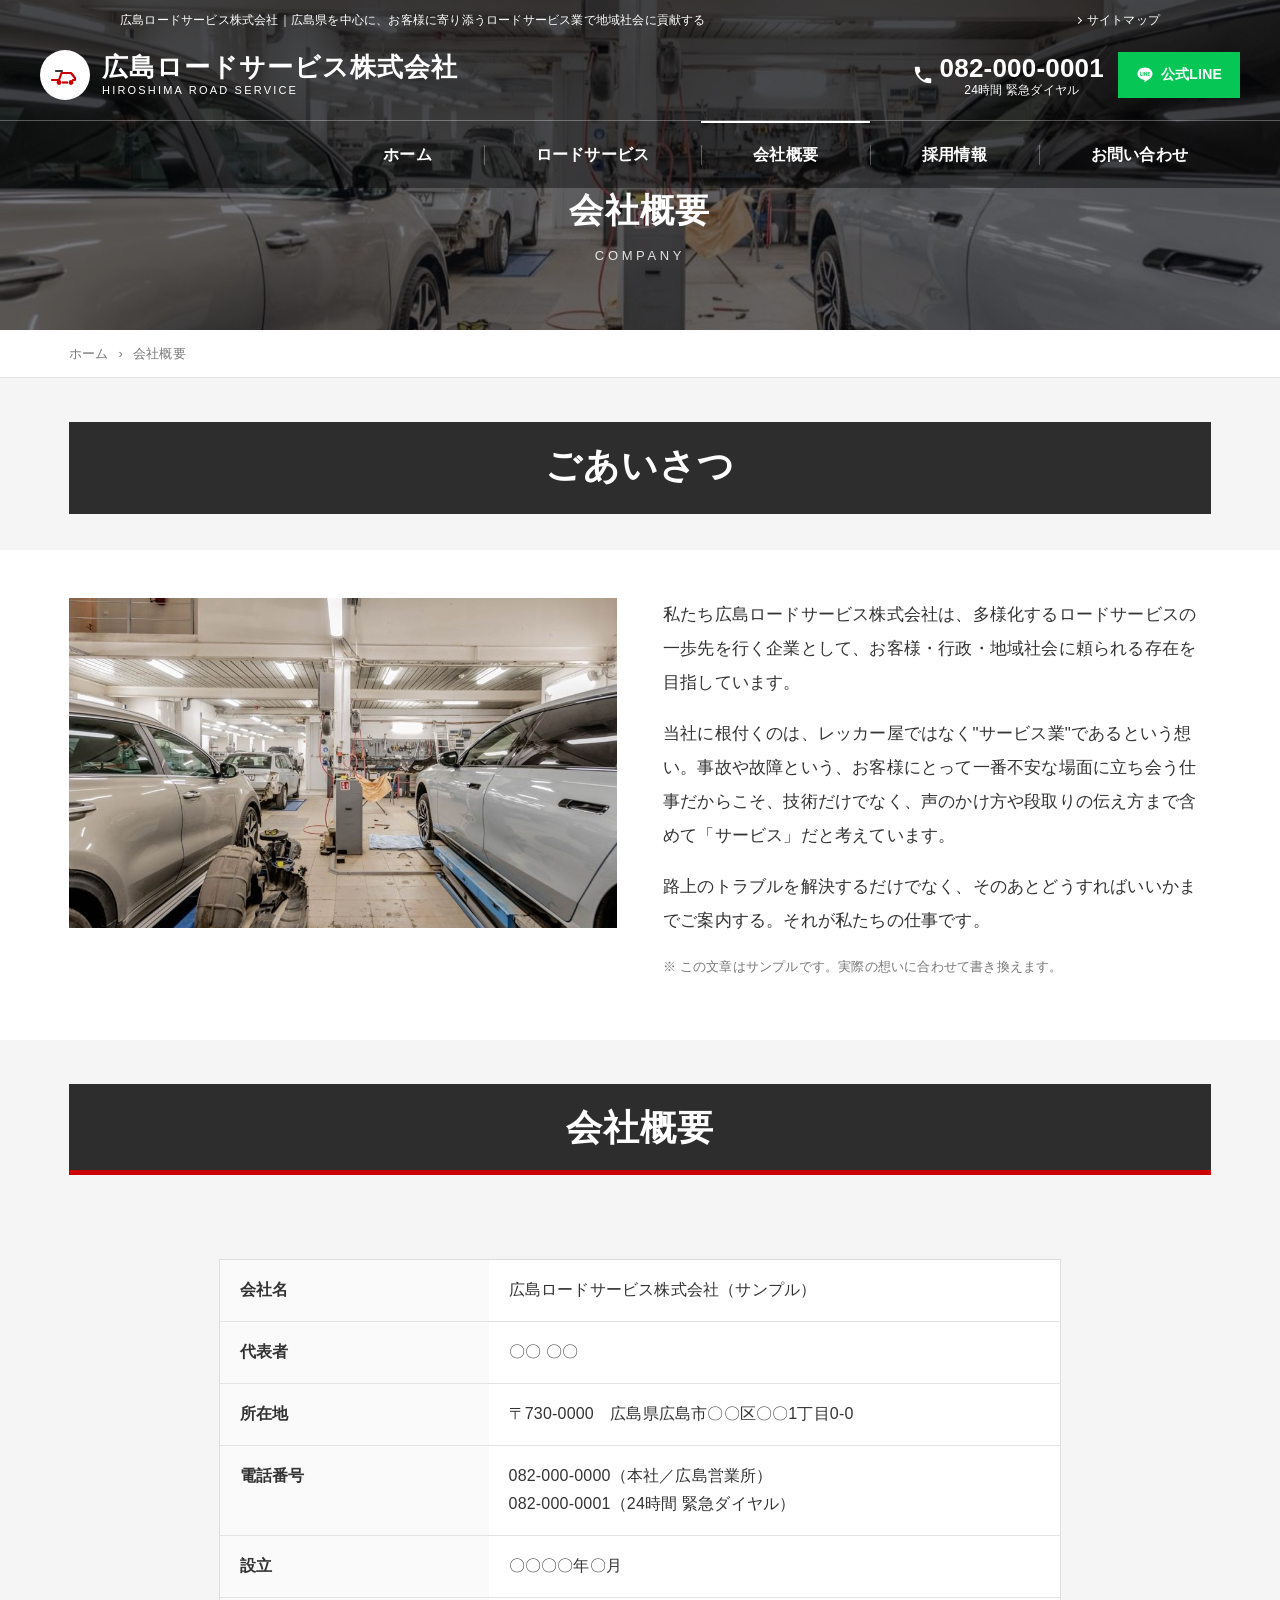
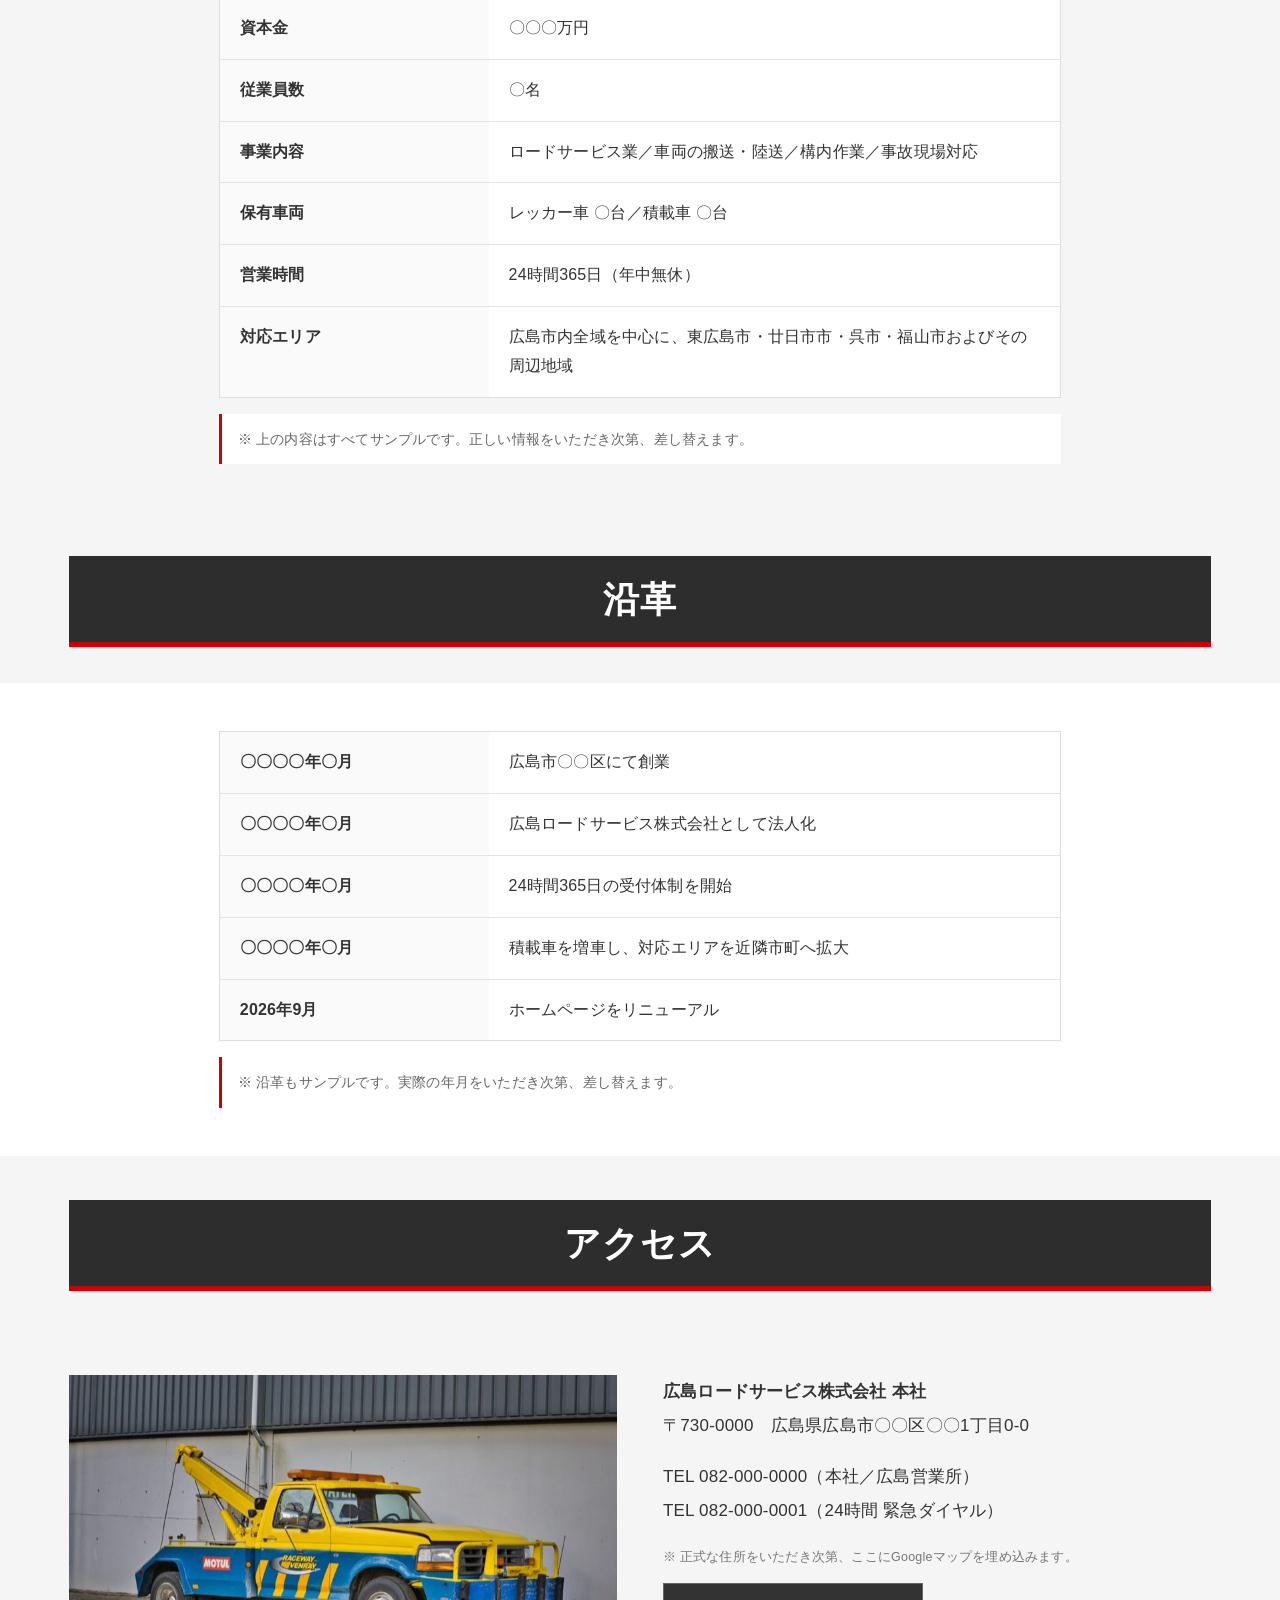
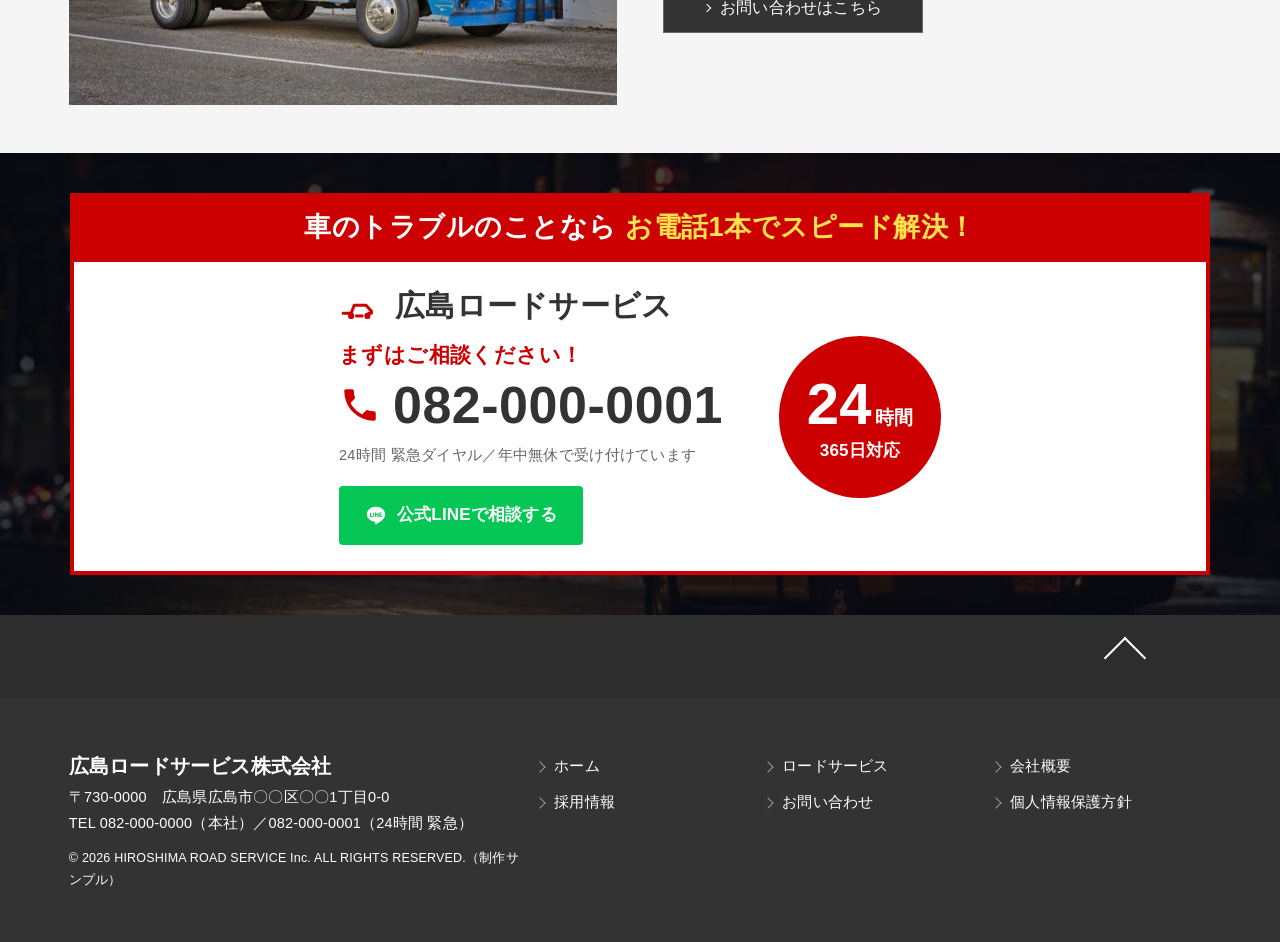
<file: company.html>
<!DOCTYPE html>
<html lang="ja">
<head>
<meta charset="UTF-8">
<meta name="viewport" content="width=device-width, initial-scale=1">
<meta name="format-detection" content="telephone=no">
<meta name="robots" content="noindex, nofollow">
<title>会社概要｜広島ロードサービス株式会社（制作サンプル）</title>
<meta name="description" content="【制作サンプル】広島ロードサービス株式会社の会社概要・沿革・アクセスのご案内です。">
<link rel="stylesheet" href="assets/css/common.css">
</head>
<body>
<header class="hd hd--solid">
  <p class="hd__seo">広島ロードサービス株式会社｜広島県を中心に、お客様に寄り添うロードサービス業で地域社会に貢献する</p>
  <a class="hd__map" href="#">サイトマップ</a>
  <div class="hd__in">
    <a class="logo" href="index.html" aria-label="広島ロードサービス株式会社">
      <span class="logo__em"><svg viewBox="0 0 34 34" aria-hidden="true"><path d="M4 22h7l2.5-7H23l4 5v2h-2" fill="none" stroke="#cc0000" stroke-width="2.2" stroke-linecap="round" stroke-linejoin="round"/><circle cx="11" cy="24.5" r="2.4" fill="#cc0000"/><circle cx="23" cy="24.5" r="2.4" fill="#cc0000"/><path d="M14 24.5h6" stroke="#cc0000" stroke-width="2.2"/><path d="M8 13h6" stroke="#333333" stroke-width="2.2" stroke-linecap="round"/></svg></span>
      <span class="logo__tx">広島ロードサービス株式会社<small>HIROSHIMA ROAD SERVICE</small></span>
    </a>
    <div class="hd__r">
      <a class="tel" href="tel:0820000001"><svg viewBox="0 0 24 24" aria-hidden="true"><path d="M6.6 10.8a15.1 15.1 0 0 0 6.6 6.6l2.2-2.2a1 1 0 0 1 1-.25c1.1.37 2.3.57 3.6.57a1 1 0 0 1 1 1V20a1 1 0 0 1-1 1A17 17 0 0 1 3 4a1 1 0 0 1 1-1h3.5a1 1 0 0 1 1 1c0 1.25.2 2.45.57 3.57a1 1 0 0 1-.25 1L6.6 10.8z"/></svg><span>082-000-0001<i>24時間 緊急ダイヤル</i></span></a>
      <a class="hd__line" href="https://lin.ee/XLTq3l2" target="_blank" rel="noopener"><svg viewBox="0 0 24 24" aria-hidden="true"><path d="M12 2C6.5 2 2 5.7 2 10.2c0 4 3.6 7.4 8.4 8.1.3.07.8.2.9.5.1.25.07.65.03.9l-.14.85c-.04.25-.2 1 .87.54s5.8-3.4 7.9-5.8C21.3 13.7 22 12 22 10.2 22 5.7 17.5 2 12 2zM8 13.1H6a.5.5 0 0 1-.5-.5V8.6c0-.3.2-.5.5-.5s.5.2.5.5v3.4h1.5c.3 0 .5.2.5.5s-.2.6-.5.6zm2-.5c0 .3-.2.5-.5.5a.5.5 0 0 1-.5-.5V8.6c0-.3.2-.5.5-.5s.5.2.5.5v4zm4.8 0c0 .2-.15.4-.36.5a.6.6 0 0 1-.17.02.5.5 0 0 1-.42-.2l-2-2.76v2.45c0 .3-.24.5-.53.5a.5.5 0 0 1-.52-.5V8.6c0-.23.14-.43.36-.5a.5.5 0 0 1 .16-.03c.16 0 .32.1.42.2l2 2.77V8.6c0-.3.24-.5.53-.5s.53.2.53.5v4zm3.2-2.5c.3 0 .5.24.5.53s-.2.5-.5.5h-1.5v.94h1.5c.3 0 .5.23.5.52s-.2.52-.5.52h-2a.5.5 0 0 1-.5-.5V8.6c0-.3.2-.5.5-.5h2c.3 0 .5.2.5.5s-.2.5-.5.5h-1.5v.95h1.5z"/></svg>公式LINE</a>
      <a class="hd__btn" href="contact.html">お問い合わせ</a>
    </div>
    <div class="hd__sp">
      <a class="t" href="tel:0820000001" aria-label="24時間 緊急ダイヤルに電話"><svg viewBox="0 0 24 24" aria-hidden="true"><path d="M6.6 10.8a15.1 15.1 0 0 0 6.6 6.6l2.2-2.2a1 1 0 0 1 1-.25c1.1.37 2.3.57 3.6.57a1 1 0 0 1 1 1V20a1 1 0 0 1-1 1A17 17 0 0 1 3 4a1 1 0 0 1 1-1h3.5a1 1 0 0 1 1 1c0 1.25.2 2.45.57 3.57a1 1 0 0 1-.25 1L6.6 10.8z"/></svg></a>
      <a class="l" href="https://lin.ee/XLTq3l2" target="_blank" rel="noopener" aria-label="公式LINE"><svg viewBox="0 0 24 24" aria-hidden="true"><path d="M12 2C6.5 2 2 5.7 2 10.2c0 4 3.6 7.4 8.4 8.1.3.07.8.2.9.5.1.25.07.65.03.9l-.14.85c-.04.25-.2 1 .87.54s5.8-3.4 7.9-5.8C21.3 13.7 22 12 22 10.2 22 5.7 17.5 2 12 2zM8 13.1H6a.5.5 0 0 1-.5-.5V8.6c0-.3.2-.5.5-.5s.5.2.5.5v3.4h1.5c.3 0 .5.2.5.5s-.2.6-.5.6zm2-.5c0 .3-.2.5-.5.5a.5.5 0 0 1-.5-.5V8.6c0-.3.2-.5.5-.5s.5.2.5.5v4zm4.8 0c0 .2-.15.4-.36.5a.6.6 0 0 1-.17.02.5.5 0 0 1-.42-.2l-2-2.76v2.45c0 .3-.24.5-.53.5a.5.5 0 0 1-.52-.5V8.6c0-.23.14-.43.36-.5a.5.5 0 0 1 .16-.03c.16 0 .32.1.42.2l2 2.77V8.6c0-.3.24-.5.53-.5s.53.2.53.5v4zm3.2-2.5c.3 0 .5.24.5.53s-.2.5-.5.5h-1.5v.94h1.5c.3 0 .5.23.5.52s-.2.52-.5.52h-2a.5.5 0 0 1-.5-.5V8.6c0-.3.2-.5.5-.5h2c.3 0 .5.2.5.5s-.2.5-.5.5h-1.5v.95h1.5z"/></svg></a>
    </div>
    <button class="burger" type="button" aria-label="メニュー"><div><span></span></div></button>
  </div>
  <nav class="nav"><ul><li class=""><a href="index.html"><span>ホーム</span></a></li><li class=""><a href="road-service.html"><span>ロードサービス</span></a></li><li class="current"><a href="company.html"><span>会社概要</span></a></li><li class=""><a href="recruit.html"><span>採用情報</span></a></li><li class=""><a href="contact.html"><span>お問い合わせ</span></a></li></ul></nav>
</header>
<div class="subhd" style="background-image:url(assets/img/hd_company.jpg)">
  <div class="subhd__in"><h1>会社概要</h1><span>COMPANY</span></div>
</div>
<div class="bread"><ul><li><a href="index.html">ホーム</a></li><li>会社概要</li></ul></div>
<main id="main"><section class="ttl"><div class="wrap"><div class="ttl__box"><span>ごあいさつ</span></div></div></section>
<section class="sec sec--w pt0">
  <div class="wrap two">
    <div><div class="ph" style="background-image:url(assets/img/rec_garage.jpg)"></div></div>
    <div>
      <p>私たち広島ロードサービス株式会社は、多様化するロードサービスの一歩先を行く企業として、お客様・行政・地域社会に頼られる存在を目指しています。</p>
      <p>当社に根付くのは、レッカー屋ではなく"サービス業"であるという想い。事故や故障という、お客様にとって一番不安な場面に立ち会う仕事だからこそ、技術だけでなく、声のかけ方や段取りの伝え方まで含めて「サービス」だと考えています。</p>
      <p>路上のトラブルを解決するだけでなく、そのあとどうすればいいかまでご案内する。それが私たちの仕事です。</p>
      <p style="font-size:12.5px;color:#777">※ この文章はサンプルです。実際の想いに合わせて書き換えます。</p>
    </div>
  </div>
</section><section class="ttl"><div class="wrap"><div class="ttl__box"><span>会社概要</span></div></div></section>
<section class="sec">
  <div class="wrap" style="max-width:900px">
    <table class="tbl">
      <tbody>
        <tr><th>会社名</th><td>広島ロードサービス株式会社（サンプル）</td></tr>
        <tr><th>代表者</th><td>〇〇 〇〇</td></tr>
        <tr><th>所在地</th><td>〒730-0000　広島県広島市〇〇区〇〇1丁目0-0</td></tr>
        <tr><th>電話番号</th><td>082-000-0000（本社／広島営業所）<br>082-000-0001（24時間 緊急ダイヤル）</td></tr>
        <tr><th>設立</th><td>〇〇〇〇年〇月</td></tr>
        <tr><th>資本金</th><td>〇〇〇万円</td></tr>
        <tr><th>従業員数</th><td>〇名</td></tr>
        <tr><th>事業内容</th><td>ロードサービス業／車両の搬送・陸送／構内作業／事故現場対応</td></tr>
        <tr><th>保有車両</th><td>レッカー車 〇台／積載車 〇台</td></tr>
        <tr><th>営業時間</th><td>24時間365日（年中無休）</td></tr>
        <tr><th>対応エリア</th><td>広島市内全域を中心に、東広島市・廿日市市・呉市・福山市およびその周辺地域</td></tr>
      </tbody>
    </table>
    <p class="note">※ 上の内容はすべてサンプルです。正しい情報をいただき次第、差し替えます。</p>
  </div>
</section><section class="ttl"><div class="wrap"><div class="ttl__box"><span>沿革</span></div></div></section>
<section class="sec sec--w">
  <div class="wrap" style="max-width:900px">
    <table class="tbl">
      <tbody>
        <tr><th>〇〇〇〇年〇月</th><td>広島市〇〇区にて創業</td></tr>
        <tr><th>〇〇〇〇年〇月</th><td>広島ロードサービス株式会社として法人化</td></tr>
        <tr><th>〇〇〇〇年〇月</th><td>24時間365日の受付体制を開始</td></tr>
        <tr><th>〇〇〇〇年〇月</th><td>積載車を増車し、対応エリアを近隣市町へ拡大</td></tr>
        <tr><th>2026年9月</th><td>ホームページをリニューアル</td></tr>
      </tbody>
    </table>
    <p class="note">※ 沿革もサンプルです。実際の年月をいただき次第、差し替えます。</p>
  </div>
</section><section class="ttl"><div class="wrap"><div class="ttl__box"><span>アクセス</span></div></div></section>
<section class="sec">
  <div class="wrap two">
    <div><div class="ph" style="background-image:url(assets/img/card_company.jpg)"></div></div>
    <div>
      <p><strong>広島ロードサービス株式会社 本社</strong><br>〒730-0000　広島県広島市〇〇区〇〇1丁目0-0</p>
      <p>TEL 082-000-0000（本社／広島営業所）<br>TEL 082-000-0001（24時間 緊急ダイヤル）</p>
      <p style="font-size:12.5px;color:#777">※ 正式な住所をいただき次第、ここにGoogleマップを埋め込みます。</p>
      <p><a class="btn01" href="contact.html">お問い合わせはこちら</a></p>
    </div>
  </div>
</section>
<section class="cta">
  <div class="cta__wrap">
    <p class="cta__head">車のトラブルのことなら <em>お電話1本でスピード解決！</em></p>
    <div class="cta__body">
      <div class="cta__main">
        <p class="cta__co"><span class="cta__mark"><svg viewBox="0 0 34 24" aria-hidden="true"><path d="M3 17h6l2.2-6H20l4 4.5V17h-2" fill="none" stroke="currentColor" stroke-width="2.2" stroke-linecap="round" stroke-linejoin="round"/><circle cx="9" cy="19" r="2.3" fill="currentColor"/><circle cx="21" cy="19" r="2.3" fill="currentColor"/><path d="M12 19h6" stroke="currentColor" stroke-width="2.2"/></svg></span>広島ロードサービス</p>
        <p class="cta__lead">まずはご相談ください！</p>
        <a class="cta__tel" href="tel:0820000001"><svg viewBox="0 0 24 24" aria-hidden="true"><path d="M6.6 10.8a15.1 15.1 0 0 0 6.6 6.6l2.2-2.2a1 1 0 0 1 1-.25c1.1.37 2.3.57 3.6.57a1 1 0 0 1 1 1V20a1 1 0 0 1-1 1A17 17 0 0 1 3 4a1 1 0 0 1 1-1h3.5a1 1 0 0 1 1 1c0 1.25.2 2.45.57 3.57a1 1 0 0 1-.25 1L6.6 10.8z"/></svg><span>082-000-0001</span></a>
        <p class="cta__note">24時間 緊急ダイヤル／年中無休で受け付けています</p>
        <a class="cta__line" href="https://lin.ee/XLTq3l2" target="_blank" rel="noopener"><svg viewBox="0 0 24 24" aria-hidden="true"><path d="M12 2C6.5 2 2 5.7 2 10.2c0 4 3.6 7.4 8.4 8.1.3.07.8.2.9.5.1.25.07.65.03.9l-.14.85c-.04.25-.2 1 .87.54s5.8-3.4 7.9-5.8C21.3 13.7 22 12 22 10.2 22 5.7 17.5 2 12 2zM8 13.1H6a.5.5 0 0 1-.5-.5V8.6c0-.3.2-.5.5-.5s.5.2.5.5v3.4h1.5c.3 0 .5.2.5.5s-.2.6-.5.6zm2-.5c0 .3-.2.5-.5.5a.5.5 0 0 1-.5-.5V8.6c0-.3.2-.5.5-.5s.5.2.5.5v4zm4.8 0c0 .2-.15.4-.36.5a.6.6 0 0 1-.17.02.5.5 0 0 1-.42-.2l-2-2.76v2.45c0 .3-.24.5-.53.5a.5.5 0 0 1-.52-.5V8.6c0-.23.14-.43.36-.5a.5.5 0 0 1 .16-.03c.16 0 .32.1.42.2l2 2.77V8.6c0-.3.24-.5.53-.5s.53.2.53.5v4zm3.2-2.5c.3 0 .5.24.5.53s-.2.5-.5.5h-1.5v.94h1.5c.3 0 .5.23.5.52s-.2.52-.5.52h-2a.5.5 0 0 1-.5-.5V8.6c0-.3.2-.5.5-.5h2c.3 0 .5.2.5.5s-.2.5-.5.5h-1.5v.95h1.5z"/></svg>公式LINEで相談する</a>
      </div>
      <p class="cta__badge"><b>24</b><span>時間</span><i>365日対応</i></p>
    </div>
  </div>
</section>
</main>
<footer class="ft">
  <div class="ft__top"><a class="pagetop" href="#" aria-label="ページ上部へ"></a></div>
  <div class="ft__in">
    <div class="ft__co">
      <h2>広島ロードサービス株式会社</h2>
      <p>〒730-0000　広島県広島市〇〇区〇〇1丁目0-0<br>TEL 082-000-0000（本社）／082-000-0001（24時間 緊急）</p>
      <p class="cp">© 2026 HIROSHIMA ROAD SERVICE Inc. ALL RIGHTS RESERVED.（制作サンプル）</p>
    </div>
    <nav class="ft__nav"><ul>
      <li><a href="index.html">ホーム</a></li>
      <li><a href="road-service.html">ロードサービス</a></li>
      <li><a href="company.html">会社概要</a></li>
      <li><a href="recruit.html">採用情報</a></li>
      <li><a href="contact.html">お問い合わせ</a></li>
      <li><a href="#">個人情報保護方針</a></li>
    </ul></nav>
  </div>
</footer>

<div class="fixbtn">
  <a class="tel" href="tel:0820000001"><svg viewBox="0 0 24 24" aria-hidden="true"><path d="M6.6 10.8a15.1 15.1 0 0 0 6.6 6.6l2.2-2.2a1 1 0 0 1 1-.25c1.1.37 2.3.57 3.6.57a1 1 0 0 1 1 1V20a1 1 0 0 1-1 1A17 17 0 0 1 3 4a1 1 0 0 1 1-1h3.5a1 1 0 0 1 1 1c0 1.25.2 2.45.57 3.57a1 1 0 0 1-.25 1L6.6 10.8z"/></svg><span>082-000-0001<i>24時間 緊急ダイヤル</i></span></a>
  <a class="line" href="https://lin.ee/XLTq3l2" target="_blank" rel="noopener">公式LINE</a>
</div>

<script src="assets/js/main.js"></script>
</body>
</html>
</file>
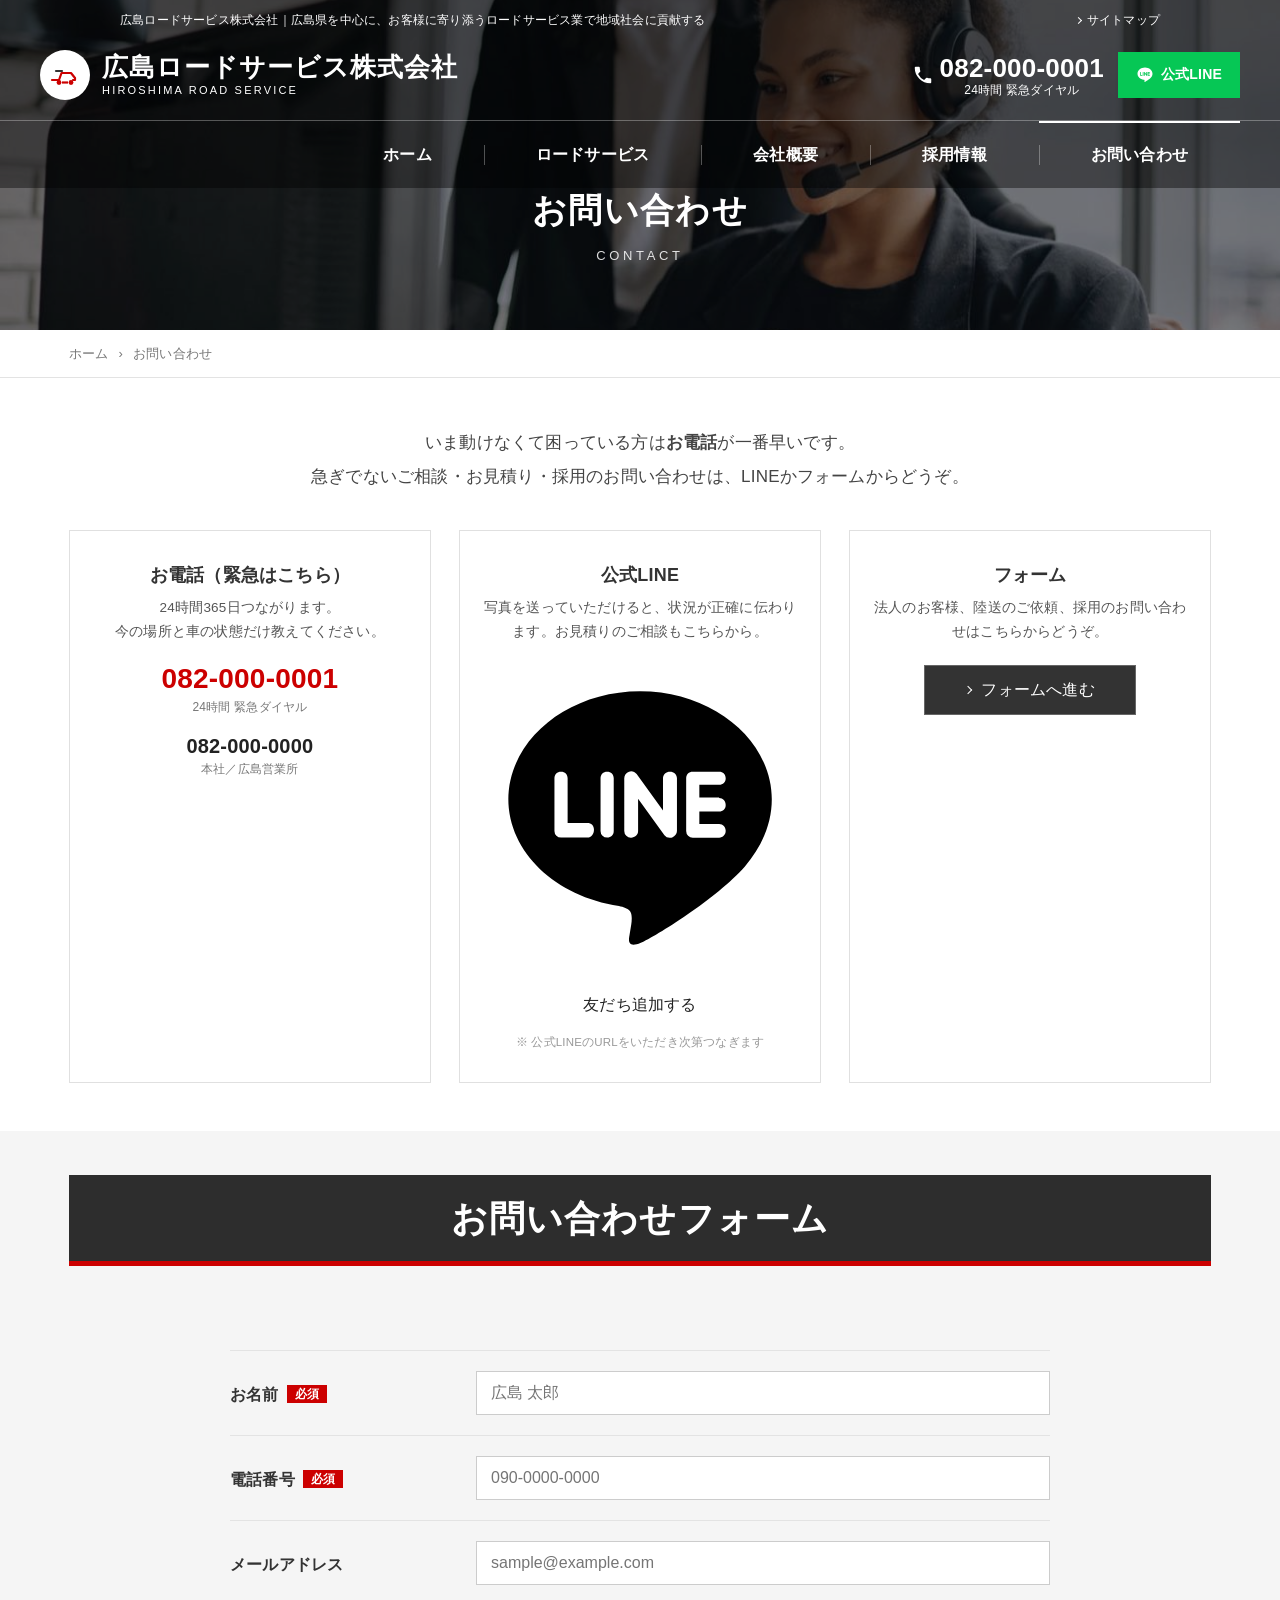
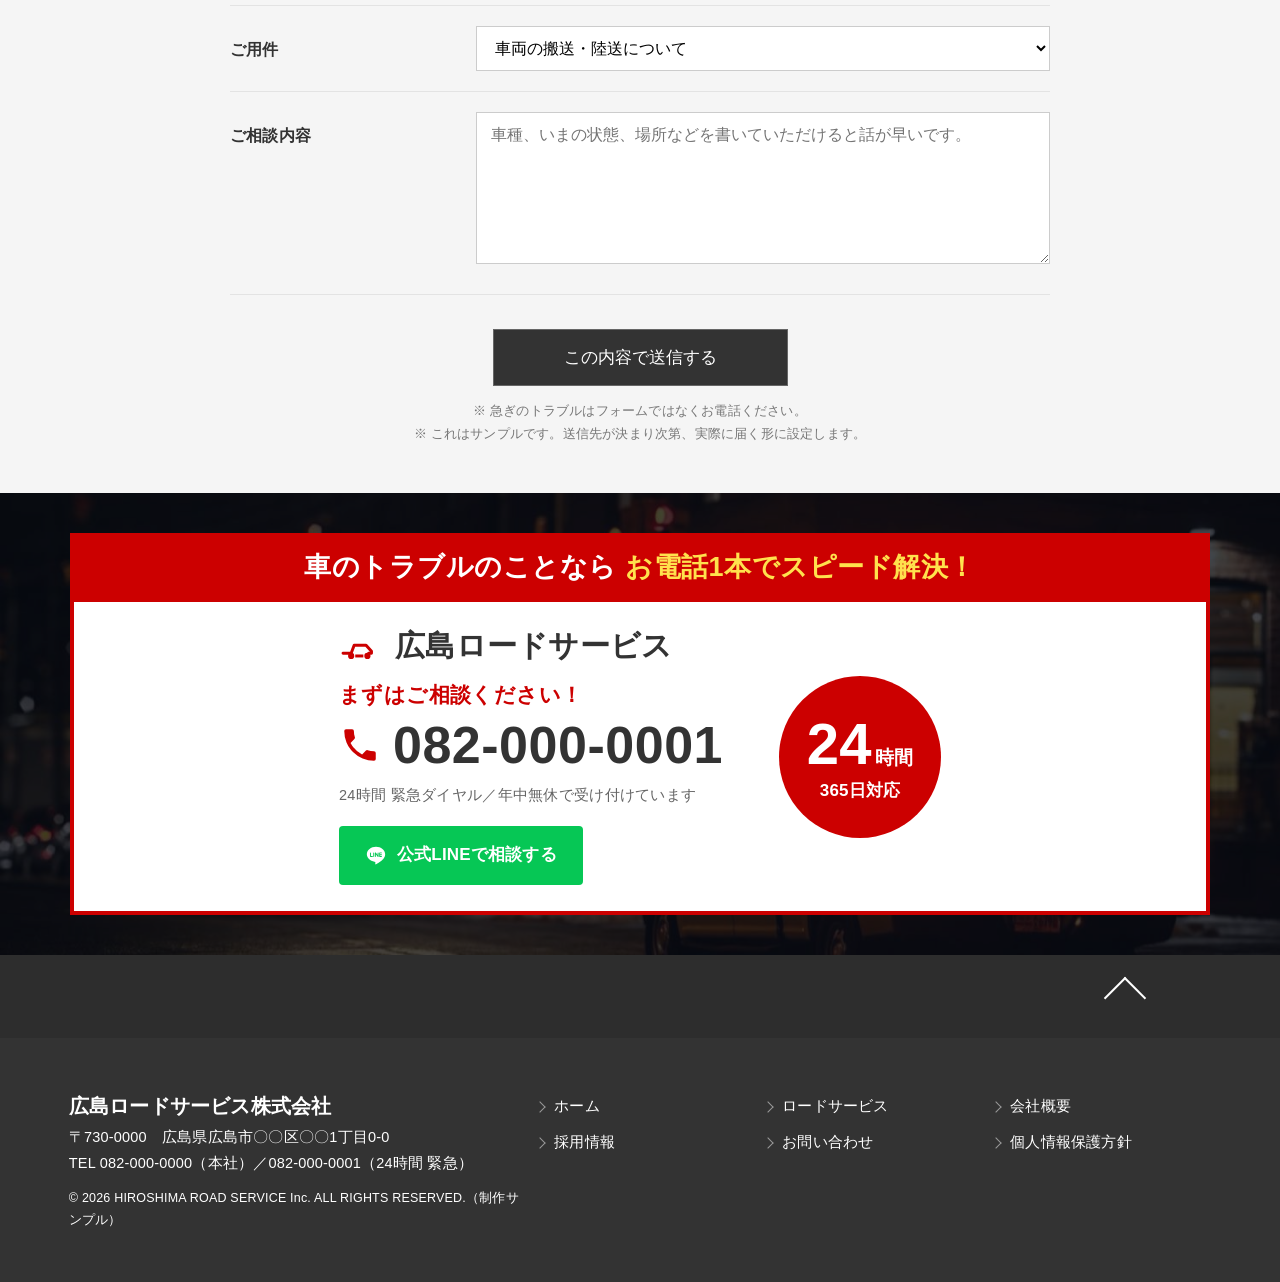
<file: contact.html>
<!DOCTYPE html>
<html lang="ja">
<head>
<meta charset="UTF-8">
<meta name="viewport" content="width=device-width, initial-scale=1">
<meta name="format-detection" content="telephone=no">
<meta name="robots" content="noindex, nofollow">
<title>お問い合わせ｜広島ロードサービス株式会社（制作サンプル）</title>
<meta name="description" content="【制作サンプル】広島ロードサービス株式会社へのお問い合わせ。24時間365日、電話・公式LINE・フォームで受け付けています。">
<link rel="stylesheet" href="assets/css/common.css">
</head>
<body>
<header class="hd hd--solid">
  <p class="hd__seo">広島ロードサービス株式会社｜広島県を中心に、お客様に寄り添うロードサービス業で地域社会に貢献する</p>
  <a class="hd__map" href="#">サイトマップ</a>
  <div class="hd__in">
    <a class="logo" href="index.html" aria-label="広島ロードサービス株式会社">
      <span class="logo__em"><svg viewBox="0 0 34 34" aria-hidden="true"><path d="M4 22h7l2.5-7H23l4 5v2h-2" fill="none" stroke="#cc0000" stroke-width="2.2" stroke-linecap="round" stroke-linejoin="round"/><circle cx="11" cy="24.5" r="2.4" fill="#cc0000"/><circle cx="23" cy="24.5" r="2.4" fill="#cc0000"/><path d="M14 24.5h6" stroke="#cc0000" stroke-width="2.2"/><path d="M8 13h6" stroke="#333333" stroke-width="2.2" stroke-linecap="round"/></svg></span>
      <span class="logo__tx">広島ロードサービス株式会社<small>HIROSHIMA ROAD SERVICE</small></span>
    </a>
    <div class="hd__r">
      <a class="tel" href="tel:0820000001"><svg viewBox="0 0 24 24" aria-hidden="true"><path d="M6.6 10.8a15.1 15.1 0 0 0 6.6 6.6l2.2-2.2a1 1 0 0 1 1-.25c1.1.37 2.3.57 3.6.57a1 1 0 0 1 1 1V20a1 1 0 0 1-1 1A17 17 0 0 1 3 4a1 1 0 0 1 1-1h3.5a1 1 0 0 1 1 1c0 1.25.2 2.45.57 3.57a1 1 0 0 1-.25 1L6.6 10.8z"/></svg><span>082-000-0001<i>24時間 緊急ダイヤル</i></span></a>
      <a class="hd__line" href="https://lin.ee/XLTq3l2" target="_blank" rel="noopener"><svg viewBox="0 0 24 24" aria-hidden="true"><path d="M12 2C6.5 2 2 5.7 2 10.2c0 4 3.6 7.4 8.4 8.1.3.07.8.2.9.5.1.25.07.65.03.9l-.14.85c-.04.25-.2 1 .87.54s5.8-3.4 7.9-5.8C21.3 13.7 22 12 22 10.2 22 5.7 17.5 2 12 2zM8 13.1H6a.5.5 0 0 1-.5-.5V8.6c0-.3.2-.5.5-.5s.5.2.5.5v3.4h1.5c.3 0 .5.2.5.5s-.2.6-.5.6zm2-.5c0 .3-.2.5-.5.5a.5.5 0 0 1-.5-.5V8.6c0-.3.2-.5.5-.5s.5.2.5.5v4zm4.8 0c0 .2-.15.4-.36.5a.6.6 0 0 1-.17.02.5.5 0 0 1-.42-.2l-2-2.76v2.45c0 .3-.24.5-.53.5a.5.5 0 0 1-.52-.5V8.6c0-.23.14-.43.36-.5a.5.5 0 0 1 .16-.03c.16 0 .32.1.42.2l2 2.77V8.6c0-.3.24-.5.53-.5s.53.2.53.5v4zm3.2-2.5c.3 0 .5.24.5.53s-.2.5-.5.5h-1.5v.94h1.5c.3 0 .5.23.5.52s-.2.52-.5.52h-2a.5.5 0 0 1-.5-.5V8.6c0-.3.2-.5.5-.5h2c.3 0 .5.2.5.5s-.2.5-.5.5h-1.5v.95h1.5z"/></svg>公式LINE</a>
      <a class="hd__btn" href="contact.html">お問い合わせ</a>
    </div>
    <div class="hd__sp">
      <a class="t" href="tel:0820000001" aria-label="24時間 緊急ダイヤルに電話"><svg viewBox="0 0 24 24" aria-hidden="true"><path d="M6.6 10.8a15.1 15.1 0 0 0 6.6 6.6l2.2-2.2a1 1 0 0 1 1-.25c1.1.37 2.3.57 3.6.57a1 1 0 0 1 1 1V20a1 1 0 0 1-1 1A17 17 0 0 1 3 4a1 1 0 0 1 1-1h3.5a1 1 0 0 1 1 1c0 1.25.2 2.45.57 3.57a1 1 0 0 1-.25 1L6.6 10.8z"/></svg></a>
      <a class="l" href="https://lin.ee/XLTq3l2" target="_blank" rel="noopener" aria-label="公式LINE"><svg viewBox="0 0 24 24" aria-hidden="true"><path d="M12 2C6.5 2 2 5.7 2 10.2c0 4 3.6 7.4 8.4 8.1.3.07.8.2.9.5.1.25.07.65.03.9l-.14.85c-.04.25-.2 1 .87.54s5.8-3.4 7.9-5.8C21.3 13.7 22 12 22 10.2 22 5.7 17.5 2 12 2zM8 13.1H6a.5.5 0 0 1-.5-.5V8.6c0-.3.2-.5.5-.5s.5.2.5.5v3.4h1.5c.3 0 .5.2.5.5s-.2.6-.5.6zm2-.5c0 .3-.2.5-.5.5a.5.5 0 0 1-.5-.5V8.6c0-.3.2-.5.5-.5s.5.2.5.5v4zm4.8 0c0 .2-.15.4-.36.5a.6.6 0 0 1-.17.02.5.5 0 0 1-.42-.2l-2-2.76v2.45c0 .3-.24.5-.53.5a.5.5 0 0 1-.52-.5V8.6c0-.23.14-.43.36-.5a.5.5 0 0 1 .16-.03c.16 0 .32.1.42.2l2 2.77V8.6c0-.3.24-.5.53-.5s.53.2.53.5v4zm3.2-2.5c.3 0 .5.24.5.53s-.2.5-.5.5h-1.5v.94h1.5c.3 0 .5.23.5.52s-.2.52-.5.52h-2a.5.5 0 0 1-.5-.5V8.6c0-.3.2-.5.5-.5h2c.3 0 .5.2.5.5s-.2.5-.5.5h-1.5v.95h1.5z"/></svg></a>
    </div>
    <button class="burger" type="button" aria-label="メニュー"><div><span></span></div></button>
  </div>
  <nav class="nav"><ul><li class=""><a href="index.html"><span>ホーム</span></a></li><li class=""><a href="road-service.html"><span>ロードサービス</span></a></li><li class=""><a href="company.html"><span>会社概要</span></a></li><li class=""><a href="recruit.html"><span>採用情報</span></a></li><li class="current"><a href="contact.html"><span>お問い合わせ</span></a></li></ul></nav>
</header>
<div class="subhd" style="background-image:url(assets/img/hd_contact.jpg)">
  <div class="subhd__in"><h1>お問い合わせ</h1><span>CONTACT</span></div>
</div>
<div class="bread"><ul><li><a href="index.html">ホーム</a></li><li>お問い合わせ</li></ul></div>
<main id="main">
<section class="sec sec--w pt0">
  <div class="wrap">
    <p class="lead-c">いま動けなくて困っている方は<strong>お電話</strong>が一番早いです。<br>急ぎでないご相談・お見積り・採用のお問い合わせは、LINEかフォームからどうぞ。</p>
    <div class="tcards">
      <article class="tcard" style="width:33.333%">
        <div class="tcard__bd" style="text-align:center;padding:30px 22px">
          <h3 style="font-size:18px">お電話（緊急はこちら）</h3>
          <p style="margin-bottom:16px">24時間365日つながります。<br>今の場所と車の状態だけ教えてください。</p>
          <a href="tel:0820000001" style="display:block;font-size:28px;font-weight:700;color:#cc0000;line-height:1.3">082-000-0001</a>
          <span style="display:block;font-size:12px;color:#777;margin-bottom:14px">24時間 緊急ダイヤル</span>
          <a href="tel:0820000000" style="display:block;font-size:20px;font-weight:700;line-height:1.3">082-000-0000</a>
          <span style="display:block;font-size:12px;color:#777">本社／広島営業所</span>
        </div>
      </article>
      <article class="tcard" style="width:33.333%">
        <div class="tcard__bd" style="text-align:center;padding:30px 22px">
          <h3 style="font-size:18px">公式LINE</h3>
          <p style="margin-bottom:20px">写真を送っていただけると、状況が正確に伝わります。お見積りのご相談もこちらから。</p>
          <a class="urg__line" href="https://lin.ee/XLTq3l2" target="_blank" rel="noopener" style="border-radius:0"><svg viewBox="0 0 24 24" aria-hidden="true"><path d="M12 2C6.5 2 2 5.7 2 10.2c0 4 3.6 7.4 8.4 8.1.3.07.8.2.9.5.1.25.07.65.03.9l-.14.85c-.04.25-.2 1 .87.54s5.8-3.4 7.9-5.8C21.3 13.7 22 12 22 10.2 22 5.7 17.5 2 12 2zM8 13.1H6a.5.5 0 0 1-.5-.5V8.6c0-.3.2-.5.5-.5s.5.2.5.5v3.4h1.5c.3 0 .5.2.5.5s-.2.6-.5.6zm2-.5c0 .3-.2.5-.5.5a.5.5 0 0 1-.5-.5V8.6c0-.3.2-.5.5-.5s.5.2.5.5v4zm4.8 0c0 .2-.15.4-.36.5a.6.6 0 0 1-.17.02.5.5 0 0 1-.42-.2l-2-2.76v2.45c0 .3-.24.5-.53.5a.5.5 0 0 1-.52-.5V8.6c0-.23.14-.43.36-.5a.5.5 0 0 1 .16-.03c.16 0 .32.1.42.2l2 2.77V8.6c0-.3.24-.5.53-.5s.53.2.53.5v4zm3.2-2.5c.3 0 .5.24.5.53s-.2.5-.5.5h-1.5v.94h1.5c.3 0 .5.23.5.52s-.2.52-.5.52h-2a.5.5 0 0 1-.5-.5V8.6c0-.3.2-.5.5-.5h2c.3 0 .5.2.5.5s-.2.5-.5.5h-1.5v.95h1.5z"/></svg>友だち追加する</a>
          <p style="font-size:11.5px;color:#999;margin-top:12px">※ 公式LINEのURLをいただき次第つなぎます</p>
        </div>
      </article>
      <article class="tcard" style="width:33.333%">
        <div class="tcard__bd" style="text-align:center;padding:30px 22px">
          <h3 style="font-size:18px">フォーム</h3>
          <p style="margin-bottom:20px">法人のお客様、陸送のご依頼、採用のお問い合わせはこちらからどうぞ。</p>
          <a class="btn01" href="#form">フォームへ進む</a>
        </div>
      </article>
    </div>
  </div>
</section><section class="ttl"><div class="wrap"><div class="ttl__box"><span>お問い合わせフォーム</span></div></div></section>
<section class="sec" id="form">
  <div class="wrap">
    <form class="form" id="contactForm" novalidate>
      <dl>
        <div><dt>お名前<span class="req">必須</span></dt><dd><input type="text" name="name" placeholder="広島 太郎" required></dd></div>
        <div><dt>電話番号<span class="req">必須</span></dt><dd><input type="tel" name="tel" placeholder="090-0000-0000" required></dd></div>
        <div><dt>メールアドレス</dt><dd><input type="email" name="email" placeholder="sample@example.com"></dd></div>
        <div><dt>ご用件</dt><dd><select name="type">
          <option>車両の搬送・陸送について</option><option>お見積りがほしい</option>
          <option>代車（軽貨物車）について</option>
          <option>法人・業者からのご依頼</option><option>採用について</option><option>その他</option>
        </select></dd></div>
        <div><dt>ご相談内容</dt><dd><textarea name="message" rows="7" placeholder="車種、いまの状態、場所などを書いていただけると話が早いです。"></textarea></dd></div>
      </dl>
      <div class="form__btn"><button type="submit">この内容で送信する</button></div>
      <p class="form__msg" id="formMsg" hidden></p>
      <p style="font-size:12.5px;color:#777;text-align:center;margin-top:14px">※ 急ぎのトラブルはフォームではなくお電話ください。<br>※ これはサンプルです。送信先が決まり次第、実際に届く形に設定します。</p>
    </form>
  </div>
</section>
<section class="cta">
  <div class="cta__wrap">
    <p class="cta__head">車のトラブルのことなら <em>お電話1本でスピード解決！</em></p>
    <div class="cta__body">
      <div class="cta__main">
        <p class="cta__co"><span class="cta__mark"><svg viewBox="0 0 34 24" aria-hidden="true"><path d="M3 17h6l2.2-6H20l4 4.5V17h-2" fill="none" stroke="currentColor" stroke-width="2.2" stroke-linecap="round" stroke-linejoin="round"/><circle cx="9" cy="19" r="2.3" fill="currentColor"/><circle cx="21" cy="19" r="2.3" fill="currentColor"/><path d="M12 19h6" stroke="currentColor" stroke-width="2.2"/></svg></span>広島ロードサービス</p>
        <p class="cta__lead">まずはご相談ください！</p>
        <a class="cta__tel" href="tel:0820000001"><svg viewBox="0 0 24 24" aria-hidden="true"><path d="M6.6 10.8a15.1 15.1 0 0 0 6.6 6.6l2.2-2.2a1 1 0 0 1 1-.25c1.1.37 2.3.57 3.6.57a1 1 0 0 1 1 1V20a1 1 0 0 1-1 1A17 17 0 0 1 3 4a1 1 0 0 1 1-1h3.5a1 1 0 0 1 1 1c0 1.25.2 2.45.57 3.57a1 1 0 0 1-.25 1L6.6 10.8z"/></svg><span>082-000-0001</span></a>
        <p class="cta__note">24時間 緊急ダイヤル／年中無休で受け付けています</p>
        <a class="cta__line" href="https://lin.ee/XLTq3l2" target="_blank" rel="noopener"><svg viewBox="0 0 24 24" aria-hidden="true"><path d="M12 2C6.5 2 2 5.7 2 10.2c0 4 3.6 7.4 8.4 8.1.3.07.8.2.9.5.1.25.07.65.03.9l-.14.85c-.04.25-.2 1 .87.54s5.8-3.4 7.9-5.8C21.3 13.7 22 12 22 10.2 22 5.7 17.5 2 12 2zM8 13.1H6a.5.5 0 0 1-.5-.5V8.6c0-.3.2-.5.5-.5s.5.2.5.5v3.4h1.5c.3 0 .5.2.5.5s-.2.6-.5.6zm2-.5c0 .3-.2.5-.5.5a.5.5 0 0 1-.5-.5V8.6c0-.3.2-.5.5-.5s.5.2.5.5v4zm4.8 0c0 .2-.15.4-.36.5a.6.6 0 0 1-.17.02.5.5 0 0 1-.42-.2l-2-2.76v2.45c0 .3-.24.5-.53.5a.5.5 0 0 1-.52-.5V8.6c0-.23.14-.43.36-.5a.5.5 0 0 1 .16-.03c.16 0 .32.1.42.2l2 2.77V8.6c0-.3.24-.5.53-.5s.53.2.53.5v4zm3.2-2.5c.3 0 .5.24.5.53s-.2.5-.5.5h-1.5v.94h1.5c.3 0 .5.23.5.52s-.2.52-.5.52h-2a.5.5 0 0 1-.5-.5V8.6c0-.3.2-.5.5-.5h2c.3 0 .5.2.5.5s-.2.5-.5.5h-1.5v.95h1.5z"/></svg>公式LINEで相談する</a>
      </div>
      <p class="cta__badge"><b>24</b><span>時間</span><i>365日対応</i></p>
    </div>
  </div>
</section>
</main>
<footer class="ft">
  <div class="ft__top"><a class="pagetop" href="#" aria-label="ページ上部へ"></a></div>
  <div class="ft__in">
    <div class="ft__co">
      <h2>広島ロードサービス株式会社</h2>
      <p>〒730-0000　広島県広島市〇〇区〇〇1丁目0-0<br>TEL 082-000-0000（本社）／082-000-0001（24時間 緊急）</p>
      <p class="cp">© 2026 HIROSHIMA ROAD SERVICE Inc. ALL RIGHTS RESERVED.（制作サンプル）</p>
    </div>
    <nav class="ft__nav"><ul>
      <li><a href="index.html">ホーム</a></li>
      <li><a href="road-service.html">ロードサービス</a></li>
      <li><a href="company.html">会社概要</a></li>
      <li><a href="recruit.html">採用情報</a></li>
      <li><a href="contact.html">お問い合わせ</a></li>
      <li><a href="#">個人情報保護方針</a></li>
    </ul></nav>
  </div>
</footer>

<div class="fixbtn">
  <a class="tel" href="tel:0820000001"><svg viewBox="0 0 24 24" aria-hidden="true"><path d="M6.6 10.8a15.1 15.1 0 0 0 6.6 6.6l2.2-2.2a1 1 0 0 1 1-.25c1.1.37 2.3.57 3.6.57a1 1 0 0 1 1 1V20a1 1 0 0 1-1 1A17 17 0 0 1 3 4a1 1 0 0 1 1-1h3.5a1 1 0 0 1 1 1c0 1.25.2 2.45.57 3.57a1 1 0 0 1-.25 1L6.6 10.8z"/></svg><span>082-000-0001<i>24時間 緊急ダイヤル</i></span></a>
  <a class="line" href="https://lin.ee/XLTq3l2" target="_blank" rel="noopener">公式LINE</a>
</div>

<script src="assets/js/main.js"></script>
</body>
</html>
</file>
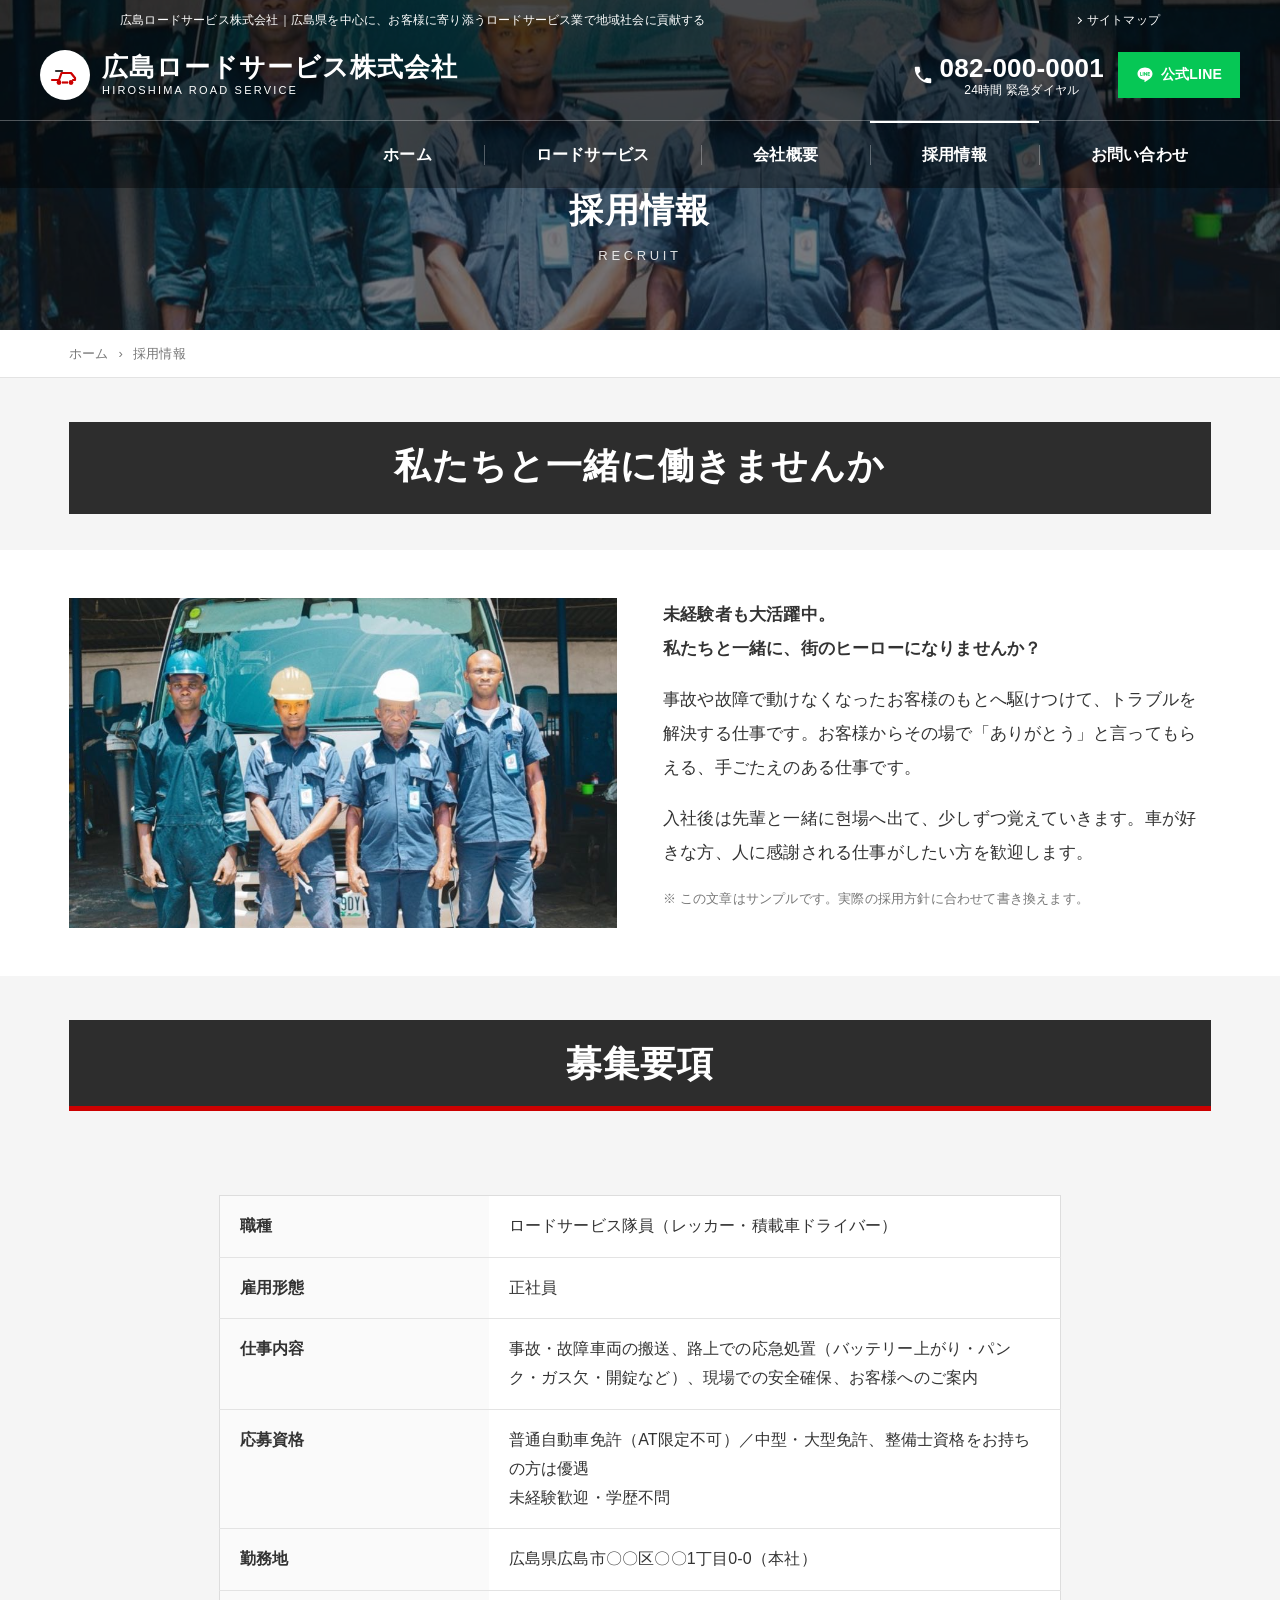
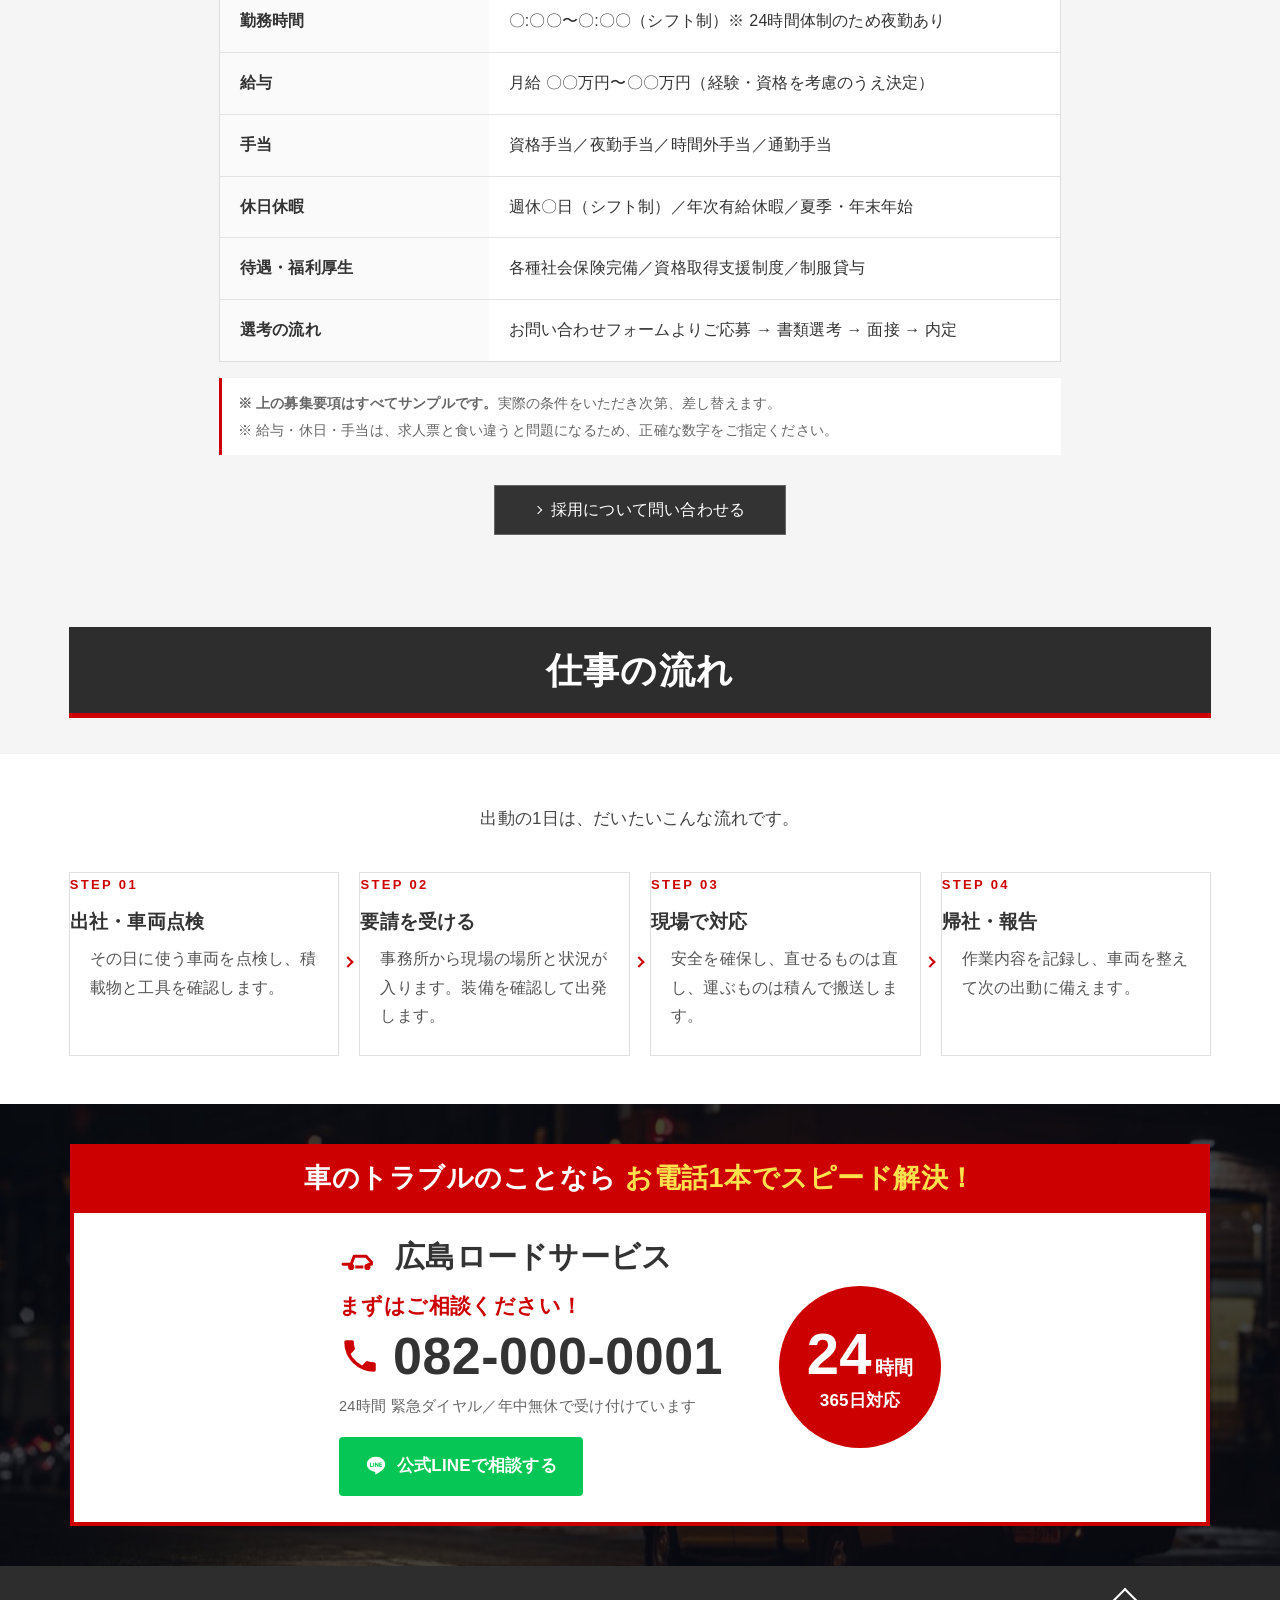
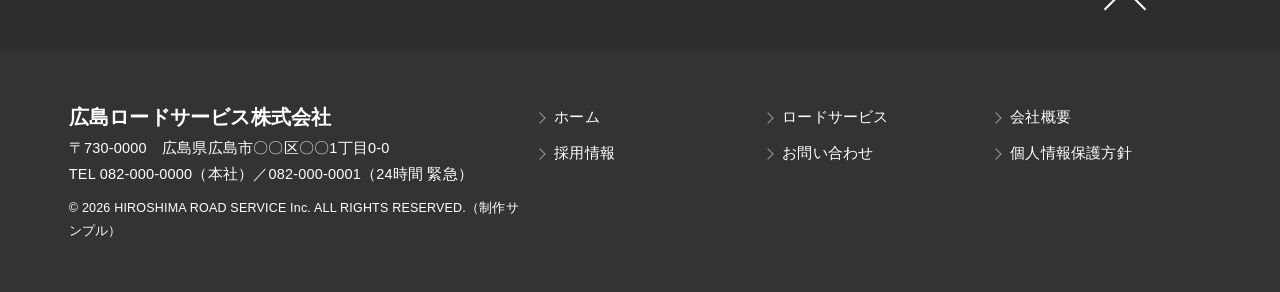
<file: recruit.html>
<!DOCTYPE html>
<html lang="ja">
<head>
<meta charset="UTF-8">
<meta name="viewport" content="width=device-width, initial-scale=1">
<meta name="format-detection" content="telephone=no">
<meta name="robots" content="noindex, nofollow">
<title>採用情報｜広島ロードサービス株式会社（制作サンプル）</title>
<meta name="description" content="【制作サンプル】広島ロードサービス株式会社の採用情報。ロードサービス隊員を募集しています。未経験歓迎。">
<link rel="stylesheet" href="assets/css/common.css">
</head>
<body>
<header class="hd hd--solid">
  <p class="hd__seo">広島ロードサービス株式会社｜広島県を中心に、お客様に寄り添うロードサービス業で地域社会に貢献する</p>
  <a class="hd__map" href="#">サイトマップ</a>
  <div class="hd__in">
    <a class="logo" href="index.html" aria-label="広島ロードサービス株式会社">
      <span class="logo__em"><svg viewBox="0 0 34 34" aria-hidden="true"><path d="M4 22h7l2.5-7H23l4 5v2h-2" fill="none" stroke="#cc0000" stroke-width="2.2" stroke-linecap="round" stroke-linejoin="round"/><circle cx="11" cy="24.5" r="2.4" fill="#cc0000"/><circle cx="23" cy="24.5" r="2.4" fill="#cc0000"/><path d="M14 24.5h6" stroke="#cc0000" stroke-width="2.2"/><path d="M8 13h6" stroke="#333333" stroke-width="2.2" stroke-linecap="round"/></svg></span>
      <span class="logo__tx">広島ロードサービス株式会社<small>HIROSHIMA ROAD SERVICE</small></span>
    </a>
    <div class="hd__r">
      <a class="tel" href="tel:0820000001"><svg viewBox="0 0 24 24" aria-hidden="true"><path d="M6.6 10.8a15.1 15.1 0 0 0 6.6 6.6l2.2-2.2a1 1 0 0 1 1-.25c1.1.37 2.3.57 3.6.57a1 1 0 0 1 1 1V20a1 1 0 0 1-1 1A17 17 0 0 1 3 4a1 1 0 0 1 1-1h3.5a1 1 0 0 1 1 1c0 1.25.2 2.45.57 3.57a1 1 0 0 1-.25 1L6.6 10.8z"/></svg><span>082-000-0001<i>24時間 緊急ダイヤル</i></span></a>
      <a class="hd__line" href="https://lin.ee/XLTq3l2" target="_blank" rel="noopener"><svg viewBox="0 0 24 24" aria-hidden="true"><path d="M12 2C6.5 2 2 5.7 2 10.2c0 4 3.6 7.4 8.4 8.1.3.07.8.2.9.5.1.25.07.65.03.9l-.14.85c-.04.25-.2 1 .87.54s5.8-3.4 7.9-5.8C21.3 13.7 22 12 22 10.2 22 5.7 17.5 2 12 2zM8 13.1H6a.5.5 0 0 1-.5-.5V8.6c0-.3.2-.5.5-.5s.5.2.5.5v3.4h1.5c.3 0 .5.2.5.5s-.2.6-.5.6zm2-.5c0 .3-.2.5-.5.5a.5.5 0 0 1-.5-.5V8.6c0-.3.2-.5.5-.5s.5.2.5.5v4zm4.8 0c0 .2-.15.4-.36.5a.6.6 0 0 1-.17.02.5.5 0 0 1-.42-.2l-2-2.76v2.45c0 .3-.24.5-.53.5a.5.5 0 0 1-.52-.5V8.6c0-.23.14-.43.36-.5a.5.5 0 0 1 .16-.03c.16 0 .32.1.42.2l2 2.77V8.6c0-.3.24-.5.53-.5s.53.2.53.5v4zm3.2-2.5c.3 0 .5.24.5.53s-.2.5-.5.5h-1.5v.94h1.5c.3 0 .5.23.5.52s-.2.52-.5.52h-2a.5.5 0 0 1-.5-.5V8.6c0-.3.2-.5.5-.5h2c.3 0 .5.2.5.5s-.2.5-.5.5h-1.5v.95h1.5z"/></svg>公式LINE</a>
      <a class="hd__btn" href="contact.html">お問い合わせ</a>
    </div>
    <div class="hd__sp">
      <a class="t" href="tel:0820000001" aria-label="24時間 緊急ダイヤルに電話"><svg viewBox="0 0 24 24" aria-hidden="true"><path d="M6.6 10.8a15.1 15.1 0 0 0 6.6 6.6l2.2-2.2a1 1 0 0 1 1-.25c1.1.37 2.3.57 3.6.57a1 1 0 0 1 1 1V20a1 1 0 0 1-1 1A17 17 0 0 1 3 4a1 1 0 0 1 1-1h3.5a1 1 0 0 1 1 1c0 1.25.2 2.45.57 3.57a1 1 0 0 1-.25 1L6.6 10.8z"/></svg></a>
      <a class="l" href="https://lin.ee/XLTq3l2" target="_blank" rel="noopener" aria-label="公式LINE"><svg viewBox="0 0 24 24" aria-hidden="true"><path d="M12 2C6.5 2 2 5.7 2 10.2c0 4 3.6 7.4 8.4 8.1.3.07.8.2.9.5.1.25.07.65.03.9l-.14.85c-.04.25-.2 1 .87.54s5.8-3.4 7.9-5.8C21.3 13.7 22 12 22 10.2 22 5.7 17.5 2 12 2zM8 13.1H6a.5.5 0 0 1-.5-.5V8.6c0-.3.2-.5.5-.5s.5.2.5.5v3.4h1.5c.3 0 .5.2.5.5s-.2.6-.5.6zm2-.5c0 .3-.2.5-.5.5a.5.5 0 0 1-.5-.5V8.6c0-.3.2-.5.5-.5s.5.2.5.5v4zm4.8 0c0 .2-.15.4-.36.5a.6.6 0 0 1-.17.02.5.5 0 0 1-.42-.2l-2-2.76v2.45c0 .3-.24.5-.53.5a.5.5 0 0 1-.52-.5V8.6c0-.23.14-.43.36-.5a.5.5 0 0 1 .16-.03c.16 0 .32.1.42.2l2 2.77V8.6c0-.3.24-.5.53-.5s.53.2.53.5v4zm3.2-2.5c.3 0 .5.24.5.53s-.2.5-.5.5h-1.5v.94h1.5c.3 0 .5.23.5.52s-.2.52-.5.52h-2a.5.5 0 0 1-.5-.5V8.6c0-.3.2-.5.5-.5h2c.3 0 .5.2.5.5s-.2.5-.5.5h-1.5v.95h1.5z"/></svg></a>
    </div>
    <button class="burger" type="button" aria-label="メニュー"><div><span></span></div></button>
  </div>
  <nav class="nav"><ul><li class=""><a href="index.html"><span>ホーム</span></a></li><li class=""><a href="road-service.html"><span>ロードサービス</span></a></li><li class=""><a href="company.html"><span>会社概要</span></a></li><li class="current"><a href="recruit.html"><span>採用情報</span></a></li><li class=""><a href="contact.html"><span>お問い合わせ</span></a></li></ul></nav>
</header>
<div class="subhd" style="background-image:url(assets/img/hd_recruit.jpg)">
  <div class="subhd__in"><h1>採用情報</h1><span>RECRUIT</span></div>
</div>
<div class="bread"><ul><li><a href="index.html">ホーム</a></li><li>採用情報</li></ul></div>
<main id="main"><section class="ttl"><div class="wrap"><div class="ttl__box"><span>私たちと一緒に働きませんか</span></div></div></section>
<section class="sec sec--w pt0">
  <div class="wrap two">
    <div><div class="ph" style="background-image:url(assets/img/rec_team.jpg)"></div></div>
    <div>
      <p><strong>未経験者も大活躍中。<br>私たちと一緒に、街のヒーローになりませんか？</strong></p>
      <p>事故や故障で動けなくなったお客様のもとへ駆けつけて、トラブルを解決する仕事です。お客様からその場で「ありがとう」と言ってもらえる、手ごたえのある仕事です。</p>
      <p>入社後は先輩と一緒に현場へ出て、少しずつ覚えていきます。車が好きな方、人に感謝される仕事がしたい方を歓迎します。</p>
      <p style="font-size:12.5px;color:#777">※ この文章はサンプルです。実際の採用方針に合わせて書き換えます。</p>
    </div>
  </div>
</section><section class="ttl"><div class="wrap"><div class="ttl__box"><span>募集要項</span></div></div></section>
<section class="sec">
  <div class="wrap" style="max-width:900px">
    <table class="tbl">
      <tbody>
        <tr><th>職種</th><td>ロードサービス隊員（レッカー・積載車ドライバー）</td></tr>
        <tr><th>雇用形態</th><td>正社員</td></tr>
        <tr><th>仕事内容</th><td>事故・故障車両の搬送、路上での応急処置（バッテリー上がり・パンク・ガス欠・開錠など）、現場での安全確保、お客様へのご案内</td></tr>
        <tr><th>応募資格</th><td>普通自動車免許（AT限定不可）／中型・大型免許、整備士資格をお持ちの方は優遇<br>未経験歓迎・学歴不問</td></tr>
        <tr><th>勤務地</th><td>広島県広島市〇〇区〇〇1丁目0-0（本社）</td></tr>
        <tr><th>勤務時間</th><td>〇:〇〇〜〇:〇〇（シフト制）※ 24時間体制のため夜勤あり</td></tr>
        <tr><th>給与</th><td>月給 〇〇万円〜〇〇万円（経験・資格を考慮のうえ決定）</td></tr>
        <tr><th>手当</th><td>資格手当／夜勤手当／時間外手当／通勤手当</td></tr>
        <tr><th>休日休暇</th><td>週休〇日（シフト制）／年次有給休暇／夏季・年末年始</td></tr>
        <tr><th>待遇・福利厚生</th><td>各種社会保険完備／資格取得支援制度／制服貸与</td></tr>
        <tr><th>選考の流れ</th><td>お問い合わせフォームよりご応募 → 書類選考 → 面接 → 内定</td></tr>
      </tbody>
    </table>
    <p class="note"><strong>※ 上の募集要項はすべてサンプルです。</strong>実際の条件をいただき次第、差し替えます。<br>
    ※ 給与・休日・手当は、求人票と食い違うと問題になるため、正確な数字をご指定ください。</p>
    <p class="c" style="margin-top:30px"><a class="btn01" href="contact.html">採用について問い合わせる</a></p>
  </div>
</section><section class="ttl"><div class="wrap"><div class="ttl__box"><span>仕事の流れ</span></div></div></section>
<section class="sec sec--w">
  <div class="wrap">
    <p class="lead-c">出動の1日は、だいたいこんな流れです。</p>
    <ul class="flow">
      <li><b>STEP 01</b><h3>出社・車両点検</h3><p>その日に使う車両を点検し、積載物と工具を確認します。</p></li>
      <li><b>STEP 02</b><h3>要請を受ける</h3><p>事務所から現場の場所と状況が入ります。装備を確認して出発します。</p></li>
      <li><b>STEP 03</b><h3>現場で対応</h3><p>安全を確保し、直せるものは直し、運ぶものは積んで搬送します。</p></li>
      <li><b>STEP 04</b><h3>帰社・報告</h3><p>作業内容を記録し、車両を整えて次の出動に備えます。</p></li>
    </ul>
  </div>
</section>
<section class="cta">
  <div class="cta__wrap">
    <p class="cta__head">車のトラブルのことなら <em>お電話1本でスピード解決！</em></p>
    <div class="cta__body">
      <div class="cta__main">
        <p class="cta__co"><span class="cta__mark"><svg viewBox="0 0 34 24" aria-hidden="true"><path d="M3 17h6l2.2-6H20l4 4.5V17h-2" fill="none" stroke="currentColor" stroke-width="2.2" stroke-linecap="round" stroke-linejoin="round"/><circle cx="9" cy="19" r="2.3" fill="currentColor"/><circle cx="21" cy="19" r="2.3" fill="currentColor"/><path d="M12 19h6" stroke="currentColor" stroke-width="2.2"/></svg></span>広島ロードサービス</p>
        <p class="cta__lead">まずはご相談ください！</p>
        <a class="cta__tel" href="tel:0820000001"><svg viewBox="0 0 24 24" aria-hidden="true"><path d="M6.6 10.8a15.1 15.1 0 0 0 6.6 6.6l2.2-2.2a1 1 0 0 1 1-.25c1.1.37 2.3.57 3.6.57a1 1 0 0 1 1 1V20a1 1 0 0 1-1 1A17 17 0 0 1 3 4a1 1 0 0 1 1-1h3.5a1 1 0 0 1 1 1c0 1.25.2 2.45.57 3.57a1 1 0 0 1-.25 1L6.6 10.8z"/></svg><span>082-000-0001</span></a>
        <p class="cta__note">24時間 緊急ダイヤル／年中無休で受け付けています</p>
        <a class="cta__line" href="https://lin.ee/XLTq3l2" target="_blank" rel="noopener"><svg viewBox="0 0 24 24" aria-hidden="true"><path d="M12 2C6.5 2 2 5.7 2 10.2c0 4 3.6 7.4 8.4 8.1.3.07.8.2.9.5.1.25.07.65.03.9l-.14.85c-.04.25-.2 1 .87.54s5.8-3.4 7.9-5.8C21.3 13.7 22 12 22 10.2 22 5.7 17.5 2 12 2zM8 13.1H6a.5.5 0 0 1-.5-.5V8.6c0-.3.2-.5.5-.5s.5.2.5.5v3.4h1.5c.3 0 .5.2.5.5s-.2.6-.5.6zm2-.5c0 .3-.2.5-.5.5a.5.5 0 0 1-.5-.5V8.6c0-.3.2-.5.5-.5s.5.2.5.5v4zm4.8 0c0 .2-.15.4-.36.5a.6.6 0 0 1-.17.02.5.5 0 0 1-.42-.2l-2-2.76v2.45c0 .3-.24.5-.53.5a.5.5 0 0 1-.52-.5V8.6c0-.23.14-.43.36-.5a.5.5 0 0 1 .16-.03c.16 0 .32.1.42.2l2 2.77V8.6c0-.3.24-.5.53-.5s.53.2.53.5v4zm3.2-2.5c.3 0 .5.24.5.53s-.2.5-.5.5h-1.5v.94h1.5c.3 0 .5.23.5.52s-.2.52-.5.52h-2a.5.5 0 0 1-.5-.5V8.6c0-.3.2-.5.5-.5h2c.3 0 .5.2.5.5s-.2.5-.5.5h-1.5v.95h1.5z"/></svg>公式LINEで相談する</a>
      </div>
      <p class="cta__badge"><b>24</b><span>時間</span><i>365日対応</i></p>
    </div>
  </div>
</section>
</main>
<footer class="ft">
  <div class="ft__top"><a class="pagetop" href="#" aria-label="ページ上部へ"></a></div>
  <div class="ft__in">
    <div class="ft__co">
      <h2>広島ロードサービス株式会社</h2>
      <p>〒730-0000　広島県広島市〇〇区〇〇1丁目0-0<br>TEL 082-000-0000（本社）／082-000-0001（24時間 緊急）</p>
      <p class="cp">© 2026 HIROSHIMA ROAD SERVICE Inc. ALL RIGHTS RESERVED.（制作サンプル）</p>
    </div>
    <nav class="ft__nav"><ul>
      <li><a href="index.html">ホーム</a></li>
      <li><a href="road-service.html">ロードサービス</a></li>
      <li><a href="company.html">会社概要</a></li>
      <li><a href="recruit.html">採用情報</a></li>
      <li><a href="contact.html">お問い合わせ</a></li>
      <li><a href="#">個人情報保護方針</a></li>
    </ul></nav>
  </div>
</footer>

<div class="fixbtn">
  <a class="tel" href="tel:0820000001"><svg viewBox="0 0 24 24" aria-hidden="true"><path d="M6.6 10.8a15.1 15.1 0 0 0 6.6 6.6l2.2-2.2a1 1 0 0 1 1-.25c1.1.37 2.3.57 3.6.57a1 1 0 0 1 1 1V20a1 1 0 0 1-1 1A17 17 0 0 1 3 4a1 1 0 0 1 1-1h3.5a1 1 0 0 1 1 1c0 1.25.2 2.45.57 3.57a1 1 0 0 1-.25 1L6.6 10.8z"/></svg><span>082-000-0001<i>24時間 緊急ダイヤル</i></span></a>
  <a class="line" href="https://lin.ee/XLTq3l2" target="_blank" rel="noopener">公式LINE</a>
</div>

<script src="assets/js/main.js"></script>
</body>
</html>
</file>
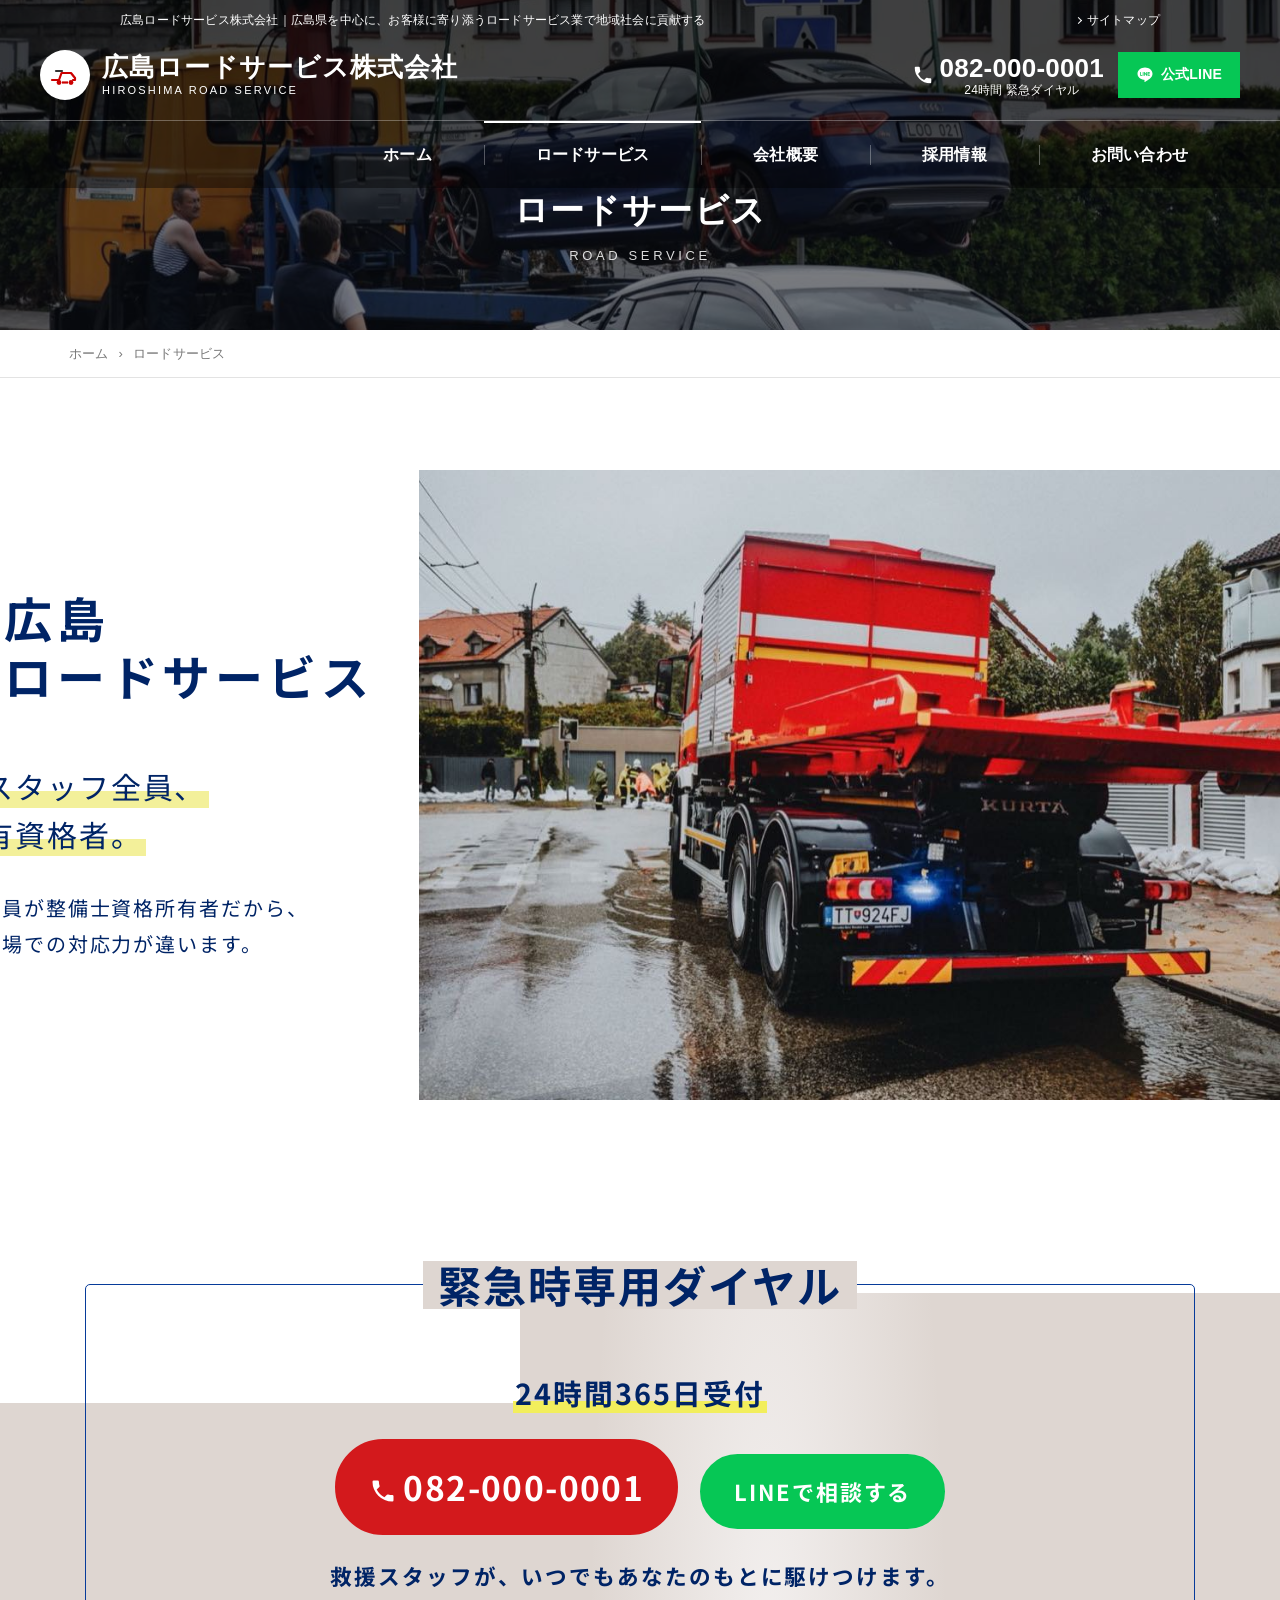
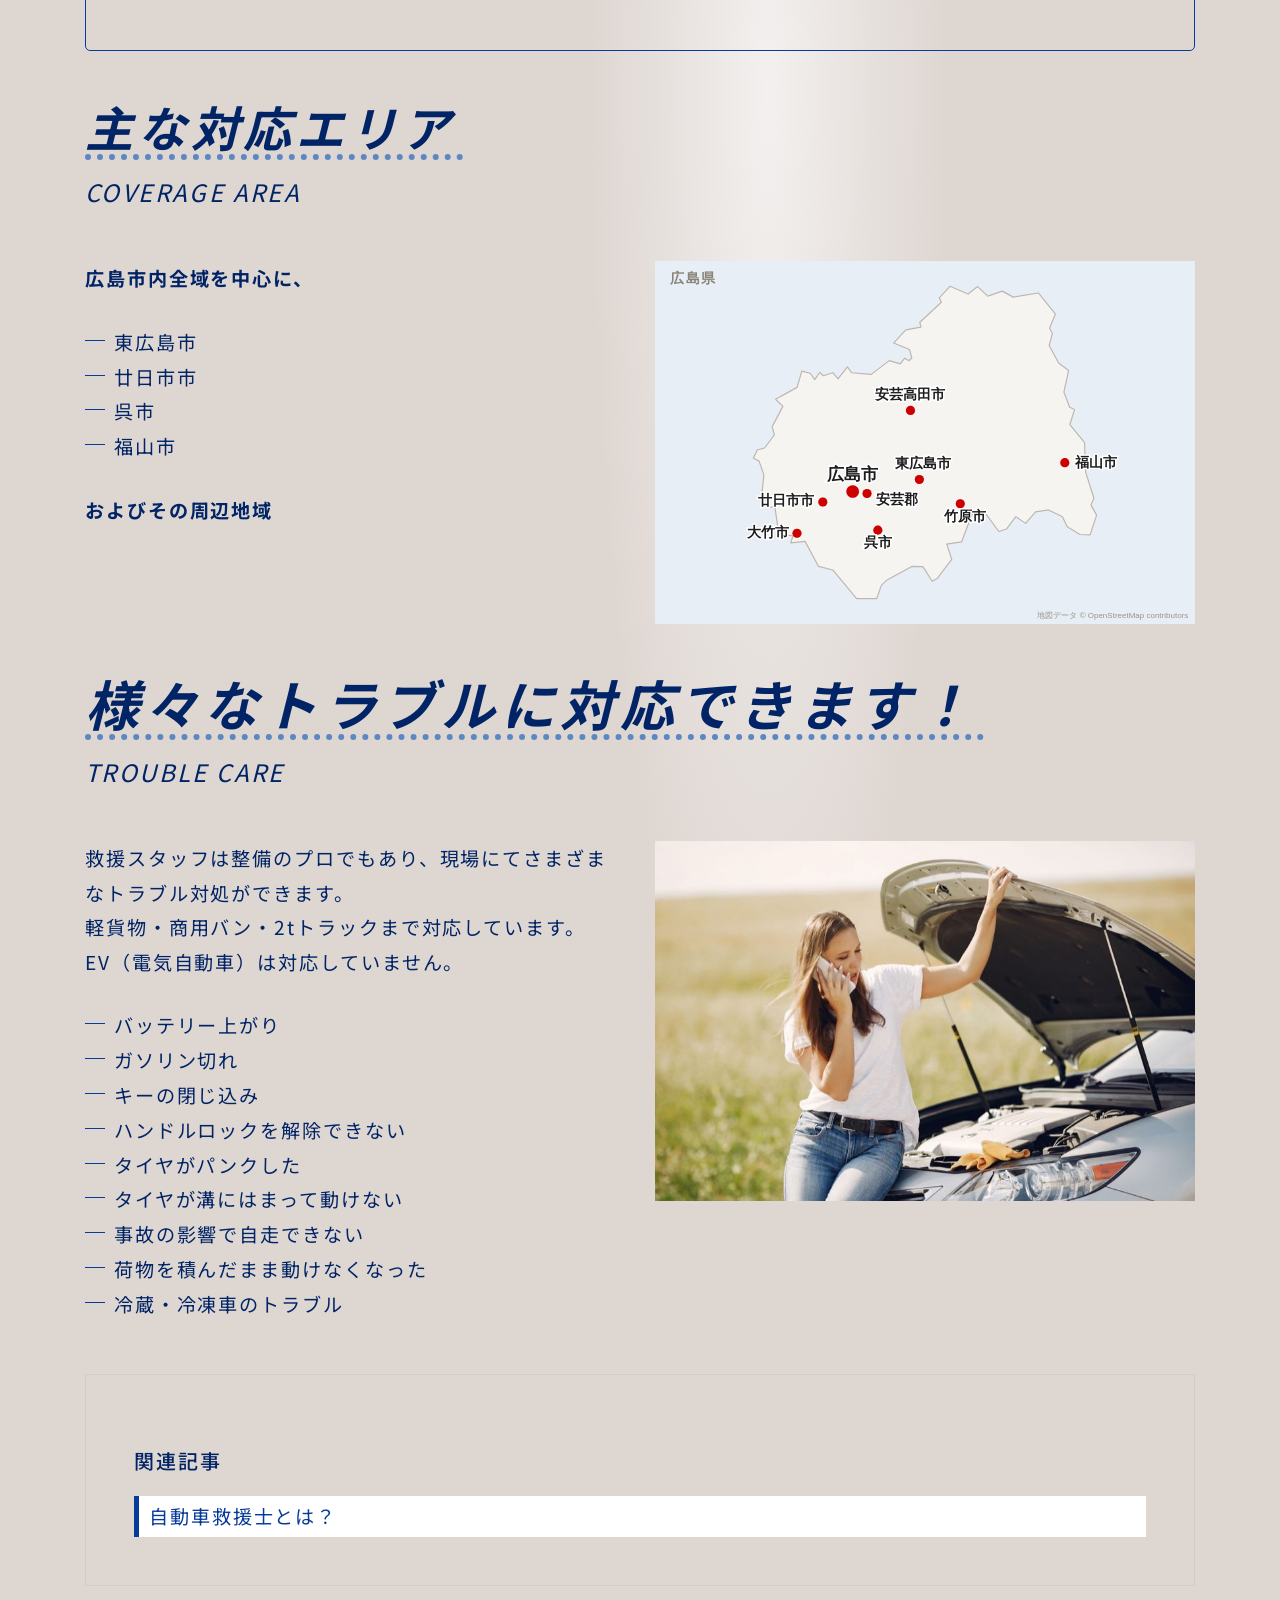
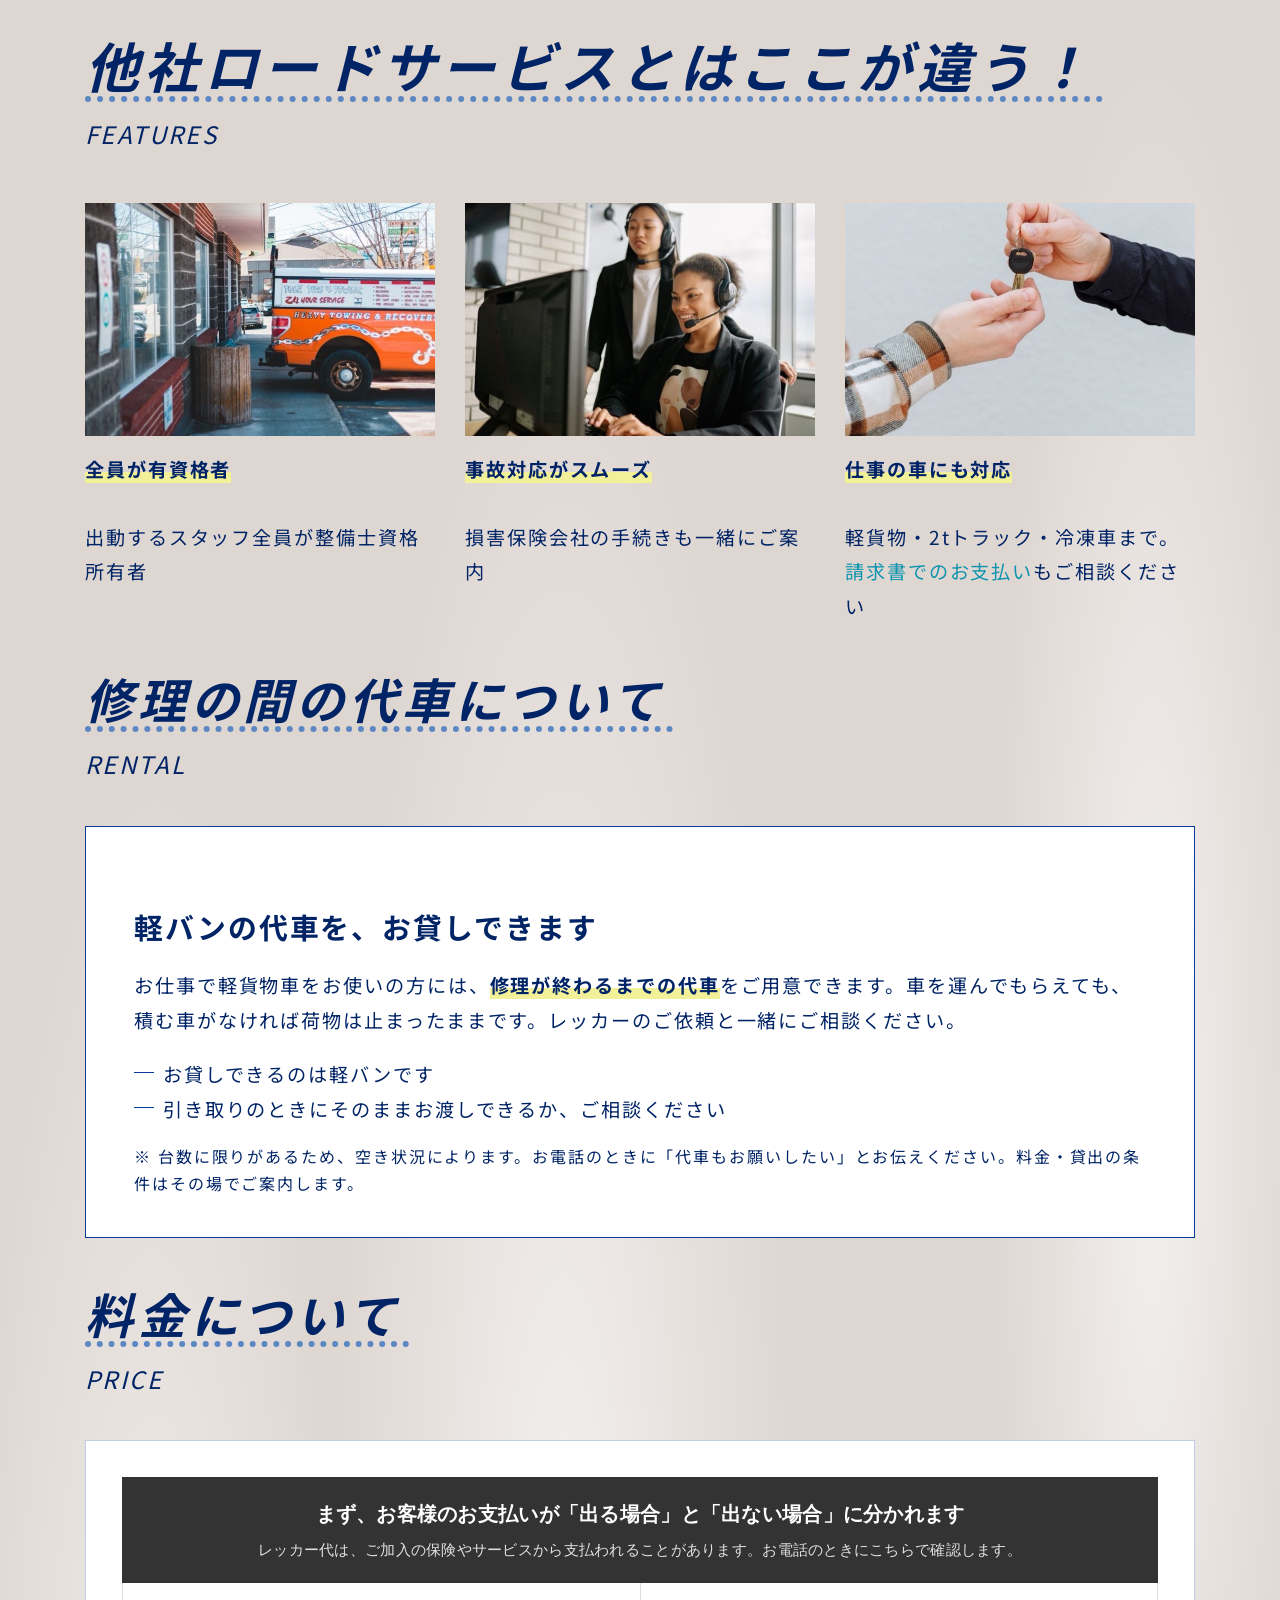
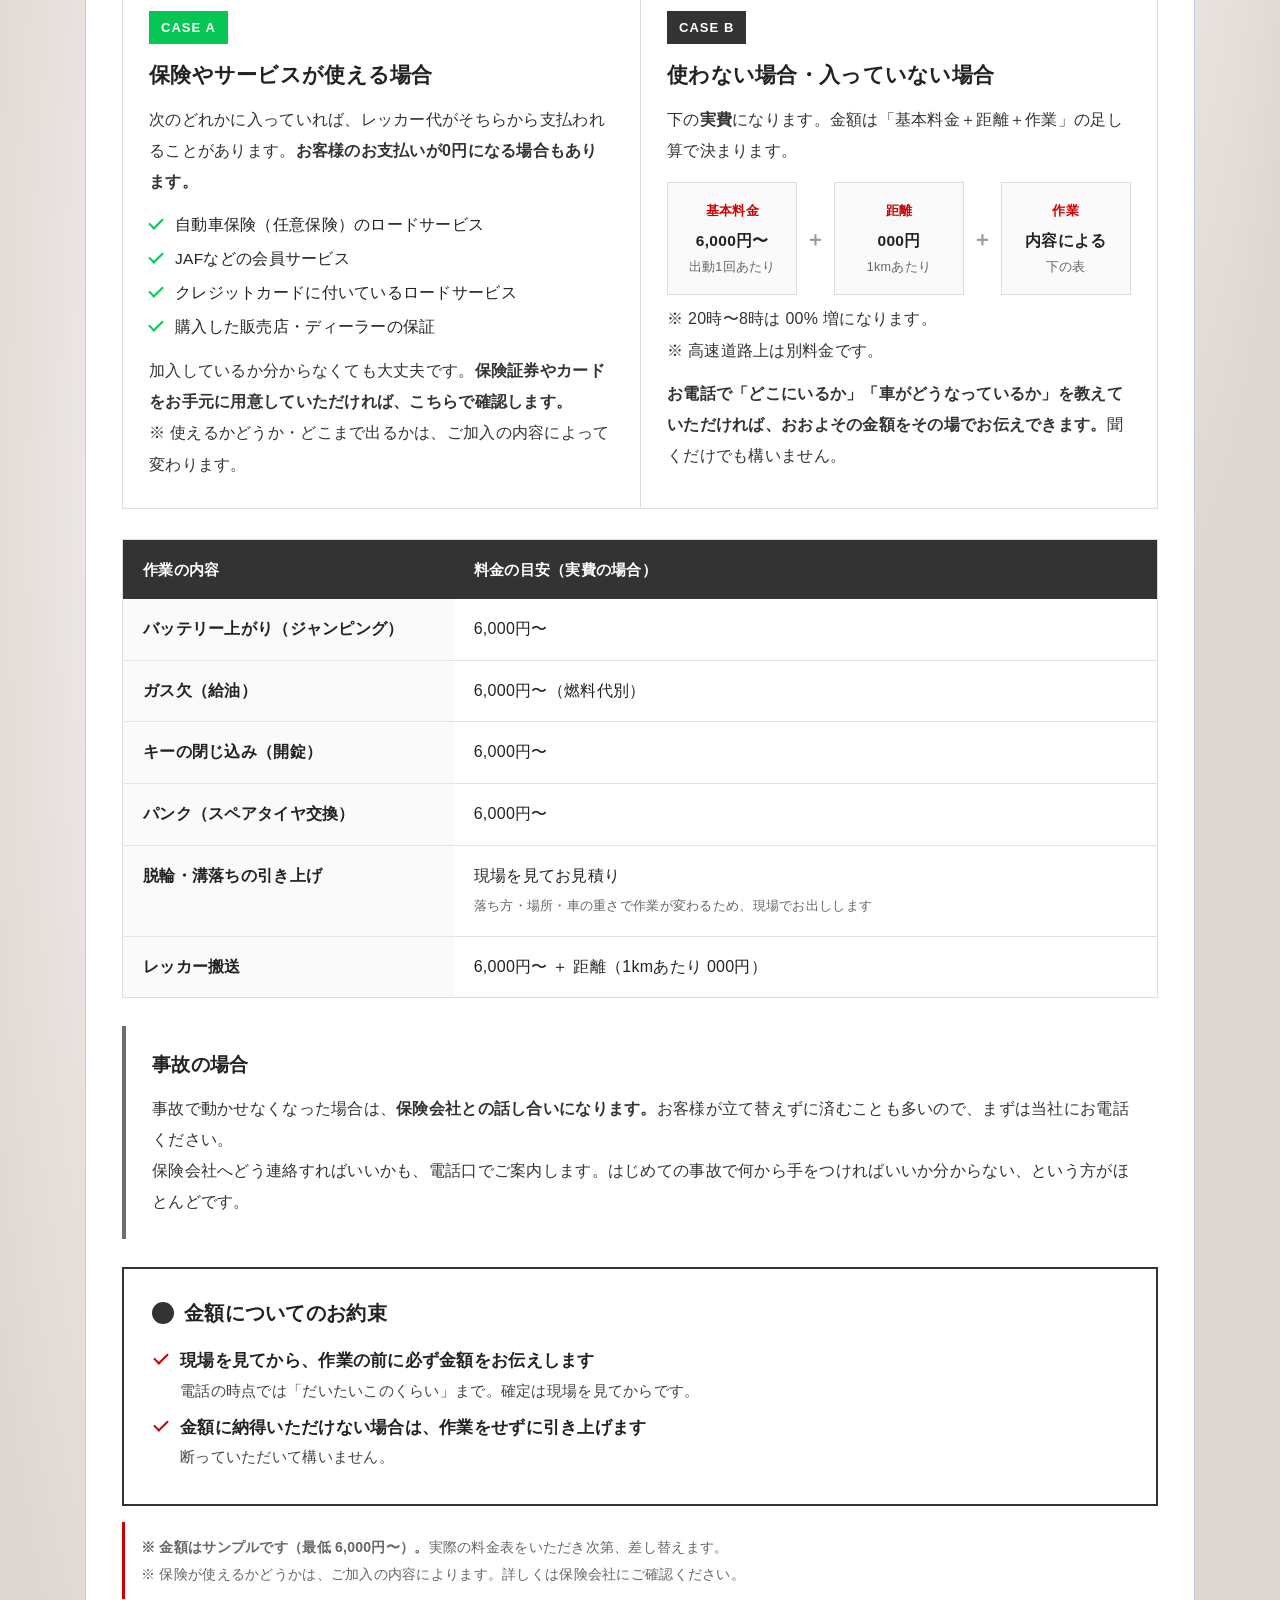
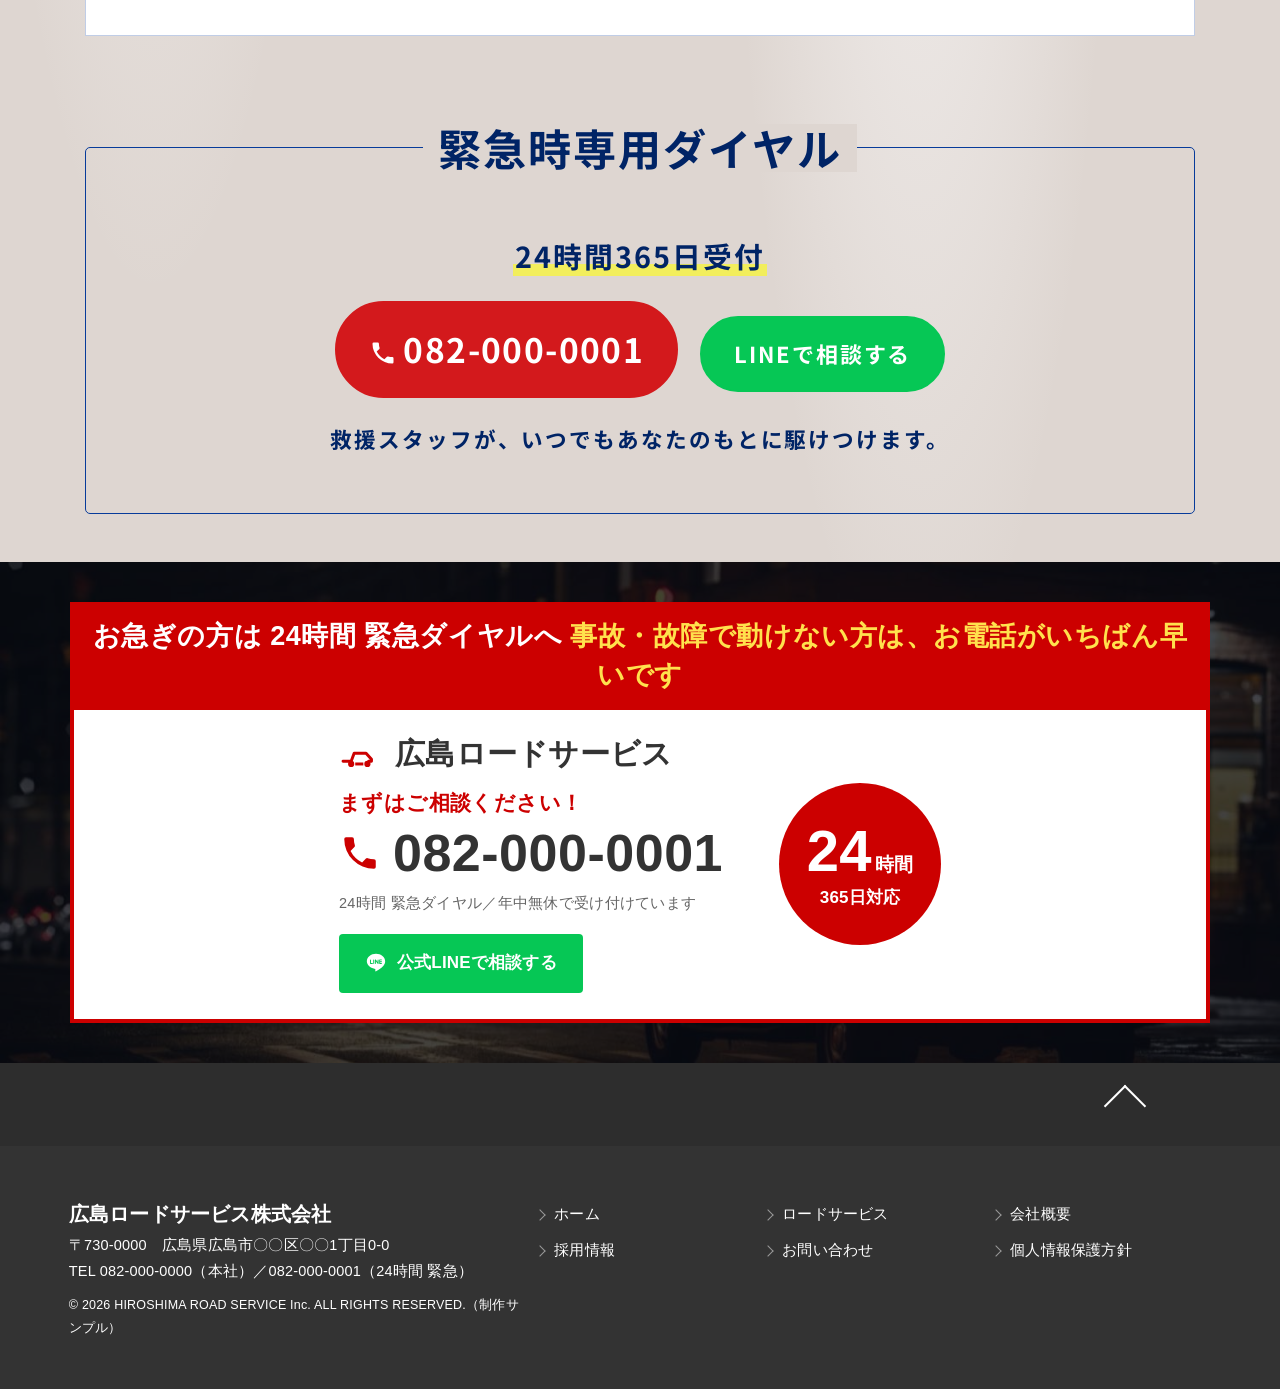
<file: road-service.html>
<!DOCTYPE html>
<html lang="ja">
<head>
<meta charset="UTF-8">
<meta name="viewport" content="width=device-width, initial-scale=1">
<meta name="format-detection" content="telephone=no">
<meta name="robots" content="noindex, nofollow">
<title>ロードサービス｜広島ロードサービス株式会社（制作サンプル）</title>
<meta name="description" content="【制作サンプル】広島市での交通事故・自動車の故障は広島ロードサービスへ。24時間365日お電話一本で救援スタッフがあなたのもとへ駆けつけます。">
<link rel="preconnect" href="https://fonts.googleapis.com"><link rel="preconnect" href="https://fonts.gstatic.com" crossorigin>
<link href="https://fonts.googleapis.com/css2?family=Noto+Sans+JP:wght@400;500;700&display=swap" rel="stylesheet">
<link rel="stylesheet" href="assets/css/common.css">
<link rel="stylesheet" href="assets/css/road.css">
</head>
<body>
<header class="hd hd--solid">
  <p class="hd__seo">広島ロードサービス株式会社｜広島県を中心に、お客様に寄り添うロードサービス業で地域社会に貢献する</p>
  <a class="hd__map" href="#">サイトマップ</a>
  <div class="hd__in">
    <a class="logo" href="index.html" aria-label="広島ロードサービス株式会社">
      <span class="logo__em"><svg viewBox="0 0 34 34" aria-hidden="true"><path d="M4 22h7l2.5-7H23l4 5v2h-2" fill="none" stroke="#cc0000" stroke-width="2.2" stroke-linecap="round" stroke-linejoin="round"/><circle cx="11" cy="24.5" r="2.4" fill="#cc0000"/><circle cx="23" cy="24.5" r="2.4" fill="#cc0000"/><path d="M14 24.5h6" stroke="#cc0000" stroke-width="2.2"/><path d="M8 13h6" stroke="#333333" stroke-width="2.2" stroke-linecap="round"/></svg></span>
      <span class="logo__tx">広島ロードサービス株式会社<small>HIROSHIMA ROAD SERVICE</small></span>
    </a>
    <div class="hd__r">
      <a class="tel" href="tel:0820000001"><svg viewBox="0 0 24 24" aria-hidden="true"><path d="M6.6 10.8a15.1 15.1 0 0 0 6.6 6.6l2.2-2.2a1 1 0 0 1 1-.25c1.1.37 2.3.57 3.6.57a1 1 0 0 1 1 1V20a1 1 0 0 1-1 1A17 17 0 0 1 3 4a1 1 0 0 1 1-1h3.5a1 1 0 0 1 1 1c0 1.25.2 2.45.57 3.57a1 1 0 0 1-.25 1L6.6 10.8z"/></svg><span>082-000-0001<i>24時間 緊急ダイヤル</i></span></a>
      <a class="hd__line" href="https://lin.ee/XLTq3l2" target="_blank" rel="noopener"><svg viewBox="0 0 24 24" aria-hidden="true"><path d="M12 2C6.5 2 2 5.7 2 10.2c0 4 3.6 7.4 8.4 8.1.3.07.8.2.9.5.1.25.07.65.03.9l-.14.85c-.04.25-.2 1 .87.54s5.8-3.4 7.9-5.8C21.3 13.7 22 12 22 10.2 22 5.7 17.5 2 12 2zM8 13.1H6a.5.5 0 0 1-.5-.5V8.6c0-.3.2-.5.5-.5s.5.2.5.5v3.4h1.5c.3 0 .5.2.5.5s-.2.6-.5.6zm2-.5c0 .3-.2.5-.5.5a.5.5 0 0 1-.5-.5V8.6c0-.3.2-.5.5-.5s.5.2.5.5v4zm4.8 0c0 .2-.15.4-.36.5a.6.6 0 0 1-.17.02.5.5 0 0 1-.42-.2l-2-2.76v2.45c0 .3-.24.5-.53.5a.5.5 0 0 1-.52-.5V8.6c0-.23.14-.43.36-.5a.5.5 0 0 1 .16-.03c.16 0 .32.1.42.2l2 2.77V8.6c0-.3.24-.5.53-.5s.53.2.53.5v4zm3.2-2.5c.3 0 .5.24.5.53s-.2.5-.5.5h-1.5v.94h1.5c.3 0 .5.23.5.52s-.2.52-.5.52h-2a.5.5 0 0 1-.5-.5V8.6c0-.3.2-.5.5-.5h2c.3 0 .5.2.5.5s-.2.5-.5.5h-1.5v.95h1.5z"/></svg>公式LINE</a>
      <a class="hd__btn" href="contact.html">お問い合わせ</a>
    </div>
    <div class="hd__sp">
      <a class="t" href="tel:0820000001" aria-label="24時間 緊急ダイヤルに電話"><svg viewBox="0 0 24 24" aria-hidden="true"><path d="M6.6 10.8a15.1 15.1 0 0 0 6.6 6.6l2.2-2.2a1 1 0 0 1 1-.25c1.1.37 2.3.57 3.6.57a1 1 0 0 1 1 1V20a1 1 0 0 1-1 1A17 17 0 0 1 3 4a1 1 0 0 1 1-1h3.5a1 1 0 0 1 1 1c0 1.25.2 2.45.57 3.57a1 1 0 0 1-.25 1L6.6 10.8z"/></svg></a>
      <a class="l" href="https://lin.ee/XLTq3l2" target="_blank" rel="noopener" aria-label="公式LINE"><svg viewBox="0 0 24 24" aria-hidden="true"><path d="M12 2C6.5 2 2 5.7 2 10.2c0 4 3.6 7.4 8.4 8.1.3.07.8.2.9.5.1.25.07.65.03.9l-.14.85c-.04.25-.2 1 .87.54s5.8-3.4 7.9-5.8C21.3 13.7 22 12 22 10.2 22 5.7 17.5 2 12 2zM8 13.1H6a.5.5 0 0 1-.5-.5V8.6c0-.3.2-.5.5-.5s.5.2.5.5v3.4h1.5c.3 0 .5.2.5.5s-.2.6-.5.6zm2-.5c0 .3-.2.5-.5.5a.5.5 0 0 1-.5-.5V8.6c0-.3.2-.5.5-.5s.5.2.5.5v4zm4.8 0c0 .2-.15.4-.36.5a.6.6 0 0 1-.17.02.5.5 0 0 1-.42-.2l-2-2.76v2.45c0 .3-.24.5-.53.5a.5.5 0 0 1-.52-.5V8.6c0-.23.14-.43.36-.5a.5.5 0 0 1 .16-.03c.16 0 .32.1.42.2l2 2.77V8.6c0-.3.24-.5.53-.5s.53.2.53.5v4zm3.2-2.5c.3 0 .5.24.5.53s-.2.5-.5.5h-1.5v.94h1.5c.3 0 .5.23.5.52s-.2.52-.5.52h-2a.5.5 0 0 1-.5-.5V8.6c0-.3.2-.5.5-.5h2c.3 0 .5.2.5.5s-.2.5-.5.5h-1.5v.95h1.5z"/></svg></a>
    </div>
    <button class="burger" type="button" aria-label="メニュー"><div><span></span></div></button>
  </div>
  <nav class="nav"><ul><li class=""><a href="index.html"><span>ホーム</span></a></li><li class="current"><a href="road-service.html"><span>ロードサービス</span></a></li><li class=""><a href="company.html"><span>会社概要</span></a></li><li class=""><a href="recruit.html"><span>採用情報</span></a></li><li class=""><a href="contact.html"><span>お問い合わせ</span></a></li></ul></nav>
</header>
<div class="subhd" style="background-image:url(assets/img/hd_service.jpg)">
  <div class="subhd__in"><h1>ロードサービス</h1><span>ROAD SERVICE</span></div>
</div>
<div class="bread"><ul><li><a href="index.html">ホーム</a></li><li>ロードサービス</li></ul></div>
<main id="main">
<div class="rs">
  <div class="rs__in">

  <section class="fv">
    <div class="fv__ph"><div class="ph" style="background-image:url(assets/img/rs_fv.jpg)"></div></div>
    <div class="fv__tx">
      <h2>広島<br>ロードサービス</h2>
      <p class="fv__catch"><span>スタッフ全員、</span><br><span>有資格者。</span></p>
      <p class="fv__lead">全員が整備士資格所有者だから、<br>現場での対応力が違います。</p>
    </div>
  </section>


  <section class="dial" id="dial">
    <h3>緊急時専用ダイヤル</h3>
    <p class="dial__24"><strong><u>24時間365日受付</u></strong></p>
    <p><a class="dial__tel" href="tel:0820000001"><svg viewBox="0 0 24 24" aria-hidden="true"><path d="M6.6 10.8a15.1 15.1 0 0 0 6.6 6.6l2.2-2.2a1 1 0 0 1 1-.25c1.1.37 2.3.57 3.6.57a1 1 0 0 1 1 1V20a1 1 0 0 1-1 1A17 17 0 0 1 3 4a1 1 0 0 1 1-1h3.5a1 1 0 0 1 1 1c0 1.25.2 2.45.57 3.57a1 1 0 0 1-.25 1L6.6 10.8z"/></svg><b>082-000-0001</b></a>
       <a class="dial__line" href="https://lin.ee/XLTq3l2" target="_blank" rel="noopener">LINEで相談する</a></p>
    <p class="dial__note"><strong>救援スタッフが、いつでもあなたのもとに駆けつけます。</strong></p>
  </section>

  <h2 class="h2 h2--s">主な対応エリア</h2>
  <span class="sub">COVERAGE AREA</span>
  <div class="row">
    <div>
      <p><strong>広島市内全域を中心に、</strong></p>
      <ul class="dash"><li>東広島市</li><li>廿日市市</li><li>呉市</li><li>福山市</li></ul>
      <p><strong>およびその周辺地域</strong></p>
    </div>
    <div><img src="assets/img/map.svg" alt="ロードサービス出動エリアの地図" width="640" height="430"></div>
  </div>

  <h2 class="h2">様々なトラブルに対応できます！</h2>
  <span class="sub">TROUBLE CARE</span>
  <div class="row">
    <div>
      <p>救援スタッフは整備のプロでもあり、現場にてさまざまなトラブル対処ができます。<br>軽貨物・商用バン・2tトラックまで対応しています。<br>EV（電気自動車）は対応していません。</p>
      <ul class="dash">
        <li>バッテリー上がり</li><li>ガソリン切れ</li><li>キーの閉じ込み</li><li>ハンドルロックを解除できない</li>
        <li>タイヤがパンクした</li><li>タイヤが溝にはまって動けない</li><li>事故の影響で自走できない</li>
        <li>荷物を積んだまま動けなくなった</li><li>冷蔵・冷凍車のトラブル</li>
      </ul>
    </div>
    <div><div class="ph" style="height:360px;background-image:url(assets/img/rs_trouble.jpg)"></div></div>
  </div>

  <div class="related">
    <h4>関連記事</h4>
    <ul><li><a href="#">自動車救援士とは？</a></li></ul>
  </div>

  <h2 class="h2">他社ロードサービスとはここが違う！</h2>
  <span class="sub">FEATURES</span>
  <div class="feat">
    <div><div class="ph" style="background-image:url(assets/img/rs_feat1.jpg)"></div><p><strong>全員が有資格者</strong></p><p>出動するスタッフ全員が整備士資格所有者</p></div>
    <div><div class="ph" style="background-image:url(assets/img/rs_feat2.jpg)"></div><p><strong>事故対応がスムーズ</strong></p><p>損害保険会社の手続きも一緒にご案内</p></div>
    <div><div class="ph" style="background-image:url(assets/img/rs_feat3.jpg)"></div><p><strong>仕事の車にも対応</strong></p><p>軽貨物・2tトラック・冷凍車まで。<a href="contact.html">請求書でのお支払い</a>もご相談ください</p></div>
  </div>


  <h2 class="h2 h2--s">修理の間の代車について</h2>
  <span class="sub">RENTAL</span>
  <div class="lendbox">
    <h4>軽バンの代車を、お貸しできます</h4>
    <p>お仕事で軽貨物車をお使いの方には、<strong>修理が終わるまでの代車</strong>をご用意できます。車を運んでもらえても、積む車がなければ荷物は止まったままです。レッカーのご依頼と一緒にご相談ください。</p>
    <ul class="dash">
      <li>お貸しできるのは軽バンです</li>
      <li>引き取りのときにそのままお渡しできるか、ご相談ください</li>
    </ul>
    <small>※ 台数に限りがあるため、空き状況によります。お電話のときに「代車もお願いしたい」とお伝えください。料金・貸出の条件はその場でご案内します。</small>
  </div>

  <h2 class="h2 h2--s" id="price">料金について</h2>
  <span class="sub">PRICE</span>
  <div class="rs__fee">
    <div class="fee__q">まず、お客様のお支払いが「出る場合」と「出ない場合」に分かれます
      <small>レッカー代は、ご加入の保険やサービスから支払われることがあります。お電話のときにこちらで確認します。</small></div>
    <div class="fee__split">
      <div class="fee__col">
        <span class="fee__tag fee__tag--a">CASE A</span>
        <h3>保険やサービスが使える場合</h3>
        <p>次のどれかに入っていれば、レッカー代がそちらから支払われることがあります。<strong>お客様のお支払いが0円になる場合もあります。</strong></p>
        <ul class="fee__chk">
          <li>自動車保険（任意保険）のロードサービス</li>
          <li>JAFなどの会員サービス</li>
          <li>クレジットカードに付いているロードサービス</li>
          <li>購入した販売店・ディーラーの保証</li>
        </ul>
        <p>加入しているか分からなくても大丈夫です。<strong>保険証券やカードをお手元に用意していただければ、こちらで確認します。</strong><br>※ 使えるかどうか・どこまで出るかは、ご加入の内容によって変わります。</p>
      </div>
      <div class="fee__col">
        <span class="fee__tag fee__tag--b">CASE B</span>
        <h3>使わない場合・入っていない場合</h3>
        <p>下の<strong>実費</strong>になります。金額は「基本料金＋距離＋作業」の足し算で決まります。</p>
        <div class="fee__calc">
          <div class="fee__item"><b>基本料金</b><span>6,000円〜</span><small>出動1回あたり</small></div>
          <div class="fee__plus">＋</div>
          <div class="fee__item"><b>距離</b><span>000円</span><small>1kmあたり</small></div>
          <div class="fee__plus">＋</div>
          <div class="fee__item"><b>作業</b><span>内容による</span><small>下の表</small></div>
        </div>
        <p>※ 20時〜8時は 00% 増になります。<br>※ 高速道路上は別料金です。</p>
        <p style="margin-top:12px"><strong>お電話で「どこにいるか」「車がどうなっているか」を教えていただければ、おおよその金額をその場でお伝えできます。</strong>聞くだけでも構いません。</p>
      </div>
    </div>

    <table class="tbl" style="margin-top:30px">
      <thead><tr><th>作業の内容</th><th>料金の目安（実費の場合）</th></tr></thead>
      <tbody>
        <tr><th>バッテリー上がり（ジャンピング）</th><td>6,000円〜</td></tr>
        <tr><th>ガス欠（給油）</th><td>6,000円〜（燃料代別）</td></tr>
        <tr><th>キーの閉じ込み（開錠）</th><td>6,000円〜</td></tr>
        <tr><th>パンク（スペアタイヤ交換）</th><td>6,000円〜</td></tr>
        <tr><th>脱輪・溝落ちの引き上げ</th><td>現場を見てお見積り<br><span style="font-size:13px;color:#666">落ち方・場所・車の重さで作業が変わるため、現場でお出しします</span></td></tr>
        <tr><th>レッカー搬送</th><td>6,000円〜 ＋ 距離（1kmあたり 000円）</td></tr>
      </tbody>
    </table>

    <div class="fee__case">
      <h3>事故の場合</h3>
      <p>事故で動かせなくなった場合は、<strong>保険会社との話し合いになります。</strong>お客様が立て替えずに済むことも多いので、まずは当社にお電話ください。<br>
      保険会社へどう連絡すればいいかも、電話口でご案内します。はじめての事故で何から手をつければいいか分からない、という方がほとんどです。</p>
    </div>

    <div class="fee__promise">
      <h3>金額についてのお約束</h3>
      <ul>
        <li>現場を見てから、作業の前に必ず金額をお伝えします<span>電話の時点では「だいたいこのくらい」まで。確定は現場を見てからです。</span></li>
        <li>金額に納得いただけない場合は、作業をせずに引き上げます<span>断っていただいて構いません。</span></li>
      </ul>
    </div>
    <p class="note"><strong>※ 金額はサンプルです（最低 6,000円〜）。</strong>実際の料金表をいただき次第、差し替えます。<br>※ 保険が使えるかどうかは、ご加入の内容によります。詳しくは保険会社にご確認ください。</p>
  </div>


  <section class="dial dial--2">
    <h3>緊急時専用ダイヤル</h3>
    <p class="dial__24"><strong><u>24時間365日受付</u></strong></p>
    <p><a class="dial__tel" href="tel:0820000001"><svg viewBox="0 0 24 24" aria-hidden="true"><path d="M6.6 10.8a15.1 15.1 0 0 0 6.6 6.6l2.2-2.2a1 1 0 0 1 1-.25c1.1.37 2.3.57 3.6.57a1 1 0 0 1 1 1V20a1 1 0 0 1-1 1A17 17 0 0 1 3 4a1 1 0 0 1 1-1h3.5a1 1 0 0 1 1 1c0 1.25.2 2.45.57 3.57a1 1 0 0 1-.25 1L6.6 10.8z"/></svg><b>082-000-0001</b></a>
       <a class="dial__line" href="https://lin.ee/XLTq3l2" target="_blank" rel="noopener">LINEで相談する</a></p>
    <p class="dial__note"><strong>救援スタッフが、いつでもあなたのもとに駆けつけます。</strong></p>
  </section>

  </div>
</div>
<section class="cta">
  <div class="cta__wrap">
    <p class="cta__head">お急ぎの方は 24時間 緊急ダイヤルへ <em>事故・故障で動けない方は、お電話がいちばん早いです</em></p>
    <div class="cta__body">
      <div class="cta__main">
        <p class="cta__co"><span class="cta__mark"><svg viewBox="0 0 34 24" aria-hidden="true"><path d="M3 17h6l2.2-6H20l4 4.5V17h-2" fill="none" stroke="currentColor" stroke-width="2.2" stroke-linecap="round" stroke-linejoin="round"/><circle cx="9" cy="19" r="2.3" fill="currentColor"/><circle cx="21" cy="19" r="2.3" fill="currentColor"/><path d="M12 19h6" stroke="currentColor" stroke-width="2.2"/></svg></span>広島ロードサービス</p>
        <p class="cta__lead">まずはご相談ください！</p>
        <a class="cta__tel" href="tel:0820000001"><svg viewBox="0 0 24 24" aria-hidden="true"><path d="M6.6 10.8a15.1 15.1 0 0 0 6.6 6.6l2.2-2.2a1 1 0 0 1 1-.25c1.1.37 2.3.57 3.6.57a1 1 0 0 1 1 1V20a1 1 0 0 1-1 1A17 17 0 0 1 3 4a1 1 0 0 1 1-1h3.5a1 1 0 0 1 1 1c0 1.25.2 2.45.57 3.57a1 1 0 0 1-.25 1L6.6 10.8z"/></svg><span>082-000-0001</span></a>
        <p class="cta__note">24時間 緊急ダイヤル／年中無休で受け付けています</p>
        <a class="cta__line" href="https://lin.ee/XLTq3l2" target="_blank" rel="noopener"><svg viewBox="0 0 24 24" aria-hidden="true"><path d="M12 2C6.5 2 2 5.7 2 10.2c0 4 3.6 7.4 8.4 8.1.3.07.8.2.9.5.1.25.07.65.03.9l-.14.85c-.04.25-.2 1 .87.54s5.8-3.4 7.9-5.8C21.3 13.7 22 12 22 10.2 22 5.7 17.5 2 12 2zM8 13.1H6a.5.5 0 0 1-.5-.5V8.6c0-.3.2-.5.5-.5s.5.2.5.5v3.4h1.5c.3 0 .5.2.5.5s-.2.6-.5.6zm2-.5c0 .3-.2.5-.5.5a.5.5 0 0 1-.5-.5V8.6c0-.3.2-.5.5-.5s.5.2.5.5v4zm4.8 0c0 .2-.15.4-.36.5a.6.6 0 0 1-.17.02.5.5 0 0 1-.42-.2l-2-2.76v2.45c0 .3-.24.5-.53.5a.5.5 0 0 1-.52-.5V8.6c0-.23.14-.43.36-.5a.5.5 0 0 1 .16-.03c.16 0 .32.1.42.2l2 2.77V8.6c0-.3.24-.5.53-.5s.53.2.53.5v4zm3.2-2.5c.3 0 .5.24.5.53s-.2.5-.5.5h-1.5v.94h1.5c.3 0 .5.23.5.52s-.2.52-.5.52h-2a.5.5 0 0 1-.5-.5V8.6c0-.3.2-.5.5-.5h2c.3 0 .5.2.5.5s-.2.5-.5.5h-1.5v.95h1.5z"/></svg>公式LINEで相談する</a>
      </div>
      <p class="cta__badge"><b>24</b><span>時間</span><i>365日対応</i></p>
    </div>
  </div>
</section>
</main>
<footer class="ft">
  <div class="ft__top"><a class="pagetop" href="#" aria-label="ページ上部へ"></a></div>
  <div class="ft__in">
    <div class="ft__co">
      <h2>広島ロードサービス株式会社</h2>
      <p>〒730-0000　広島県広島市〇〇区〇〇1丁目0-0<br>TEL 082-000-0000（本社）／082-000-0001（24時間 緊急）</p>
      <p class="cp">© 2026 HIROSHIMA ROAD SERVICE Inc. ALL RIGHTS RESERVED.（制作サンプル）</p>
    </div>
    <nav class="ft__nav"><ul>
      <li><a href="index.html">ホーム</a></li>
      <li><a href="road-service.html">ロードサービス</a></li>
      <li><a href="company.html">会社概要</a></li>
      <li><a href="recruit.html">採用情報</a></li>
      <li><a href="contact.html">お問い合わせ</a></li>
      <li><a href="#">個人情報保護方針</a></li>
    </ul></nav>
  </div>
</footer>

<div class="fixbtn">
  <a class="tel" href="tel:0820000001"><svg viewBox="0 0 24 24" aria-hidden="true"><path d="M6.6 10.8a15.1 15.1 0 0 0 6.6 6.6l2.2-2.2a1 1 0 0 1 1-.25c1.1.37 2.3.57 3.6.57a1 1 0 0 1 1 1V20a1 1 0 0 1-1 1A17 17 0 0 1 3 4a1 1 0 0 1 1-1h3.5a1 1 0 0 1 1 1c0 1.25.2 2.45.57 3.57a1 1 0 0 1-.25 1L6.6 10.8z"/></svg><span>082-000-0001<i>24時間 緊急ダイヤル</i></span></a>
  <a class="line" href="https://lin.ee/XLTq3l2" target="_blank" rel="noopener">公式LINE</a>
</div>

<script src="assets/js/main.js"></script>
</body>
</html>
</file>
<file: assets/css/common.css>
/* ===== 全ページ共通（参考：okamoto-wrecker.com を実測して再現）＝ヘッダー/フッター/SNSバナー/共通パーツ ===== */
:root{ --blue:#1263ce; --red:#cc0000; --dark:#333; --dark2:#2d2d2d; --band:#000022; --paper:#f5f5f5; }
*,*::before,*::after{ box-sizing:border-box; }
html{ scroll-behavior:smooth; scroll-padding-top:110px; }
body{ margin:0; font-family:"游ゴシック",YuGothic,"Yu Gothic Medium","ヒラギノ角ゴ Pro","Hiragino Kaku Gothic Pro","メイリオ",Meiryo,sans-serif; font-size:16px; line-height:1.8; letter-spacing:.2px; color:#333; background:#fff; font-weight:400; -webkit-text-size-adjust:100%; }
a{ color:#222; text-decoration:none; }
img{ max-width:100%; display:block; }
ul{ margin:0; padding:0; list-style:none; }
h1,h2,h3,p{ margin:0; }
main{ background:var(--paper); }
.wrap{ max-width:1200px; margin:0 auto; padding:0 28.8px; }

/* 写真の置き場所（実物の写真に差し替える） */
.ph{ background:linear-gradient(135deg,#6b7684,#3a424d); position:relative; overflow:hidden; }
.ph{ background-size:cover; background-position:center; }
.ph:not([data-cap])::after{ display:none; }
.ph::after{ content:attr(data-cap); position:absolute; left:0; right:0; bottom:0; padding:6px 10px; font-size:12px; color:rgba(255,255,255,.75); background:rgba(0,0,0,.35); letter-spacing:.05em; }

/* ---- ヘッダー（写真の上に重なる。高さ193px・黒40%） ---- */
.hd{ position:fixed; top:0; left:0; width:100%; min-width:320px; z-index:80; background:rgba(0,0,0,.4); color:#fff; transition:background .25s, box-shadow .25s; }
.hd__seo{ position:absolute; top:15px; left:120px; font-size:11.5px; font-weight:400; color:#fff; line-height:1; }
.hd__map{ position:absolute; top:15px; right:120px; font-size:11.5px; color:#fff; line-height:1; }
.hd__map::before{ content:""; display:inline-block; width:5px; height:5px; border-right:1px solid #fff; border-bottom:1px solid #fff; transform:rotate(-45deg); margin-right:6px; vertical-align:1px; }
.hd__in{ max-width:1200px; margin:0 auto; padding:50px 0 20px; display:flex; align-items:center; justify-content:space-between; }
.logo{ display:flex; align-items:center; gap:12px; color:#fff; height:50px; }
.logo__em{ width:50px; height:50px; border-radius:50%; background:#fff; display:grid; place-items:center; flex:none; }
.logo__em svg{ width:34px; height:34px; }
.logo__tx{ font-size:26px; font-weight:700; letter-spacing:.04em; line-height:1; white-space:nowrap; }
.logo__tx small{ display:block; font-size:11px; letter-spacing:.2em; margin-top:5px; font-weight:400; }
.hd__r{ display:flex; align-items:center; gap:20px; }
.tel{ font-size:26px; font-weight:700; line-height:1; color:#fff; display:flex; align-items:center; gap:6px; }
.tel svg{ width:22px; height:22px; fill:#fff; }
.tel i{ display:block; font-style:normal; font-size:12px; text-align:center; padding-top:3px; font-weight:400; }
.tel>span{ display:block; }
.hd__line{ display:flex; align-items:center; gap:7px; background:#06c755; color:#fff; font-size:14px; font-weight:700; padding:10px 18px; white-space:nowrap; transition:.2s; }
.hd__line svg{ width:18px; height:18px; fill:#fff; flex:none; }
.hd__line:hover{ opacity:.85; }
.hd__btn{ display:block; background:var(--red); color:#fff; font-size:14px; font-weight:700; padding:10px 20px; text-align:center; white-space:nowrap; }
.nav{ border-top:1px solid rgba(255,255,255,.3); }
.nav ul{ max-width:1230px; margin:0 auto; padding:0 15px; display:flex; justify-content:flex-end; align-items:center; }
.nav li{ position:relative; }
.nav li+li::before{ content:""; position:absolute; left:0; top:24px; height:20px; width:1px; background:rgba(255,255,255,.3); }
.nav a{ display:block; padding:0 52px; line-height:67px; font-size:16px; font-weight:700; color:#fff; white-space:nowrap; text-align:center; position:relative; }
.nav li.current a::before{ content:""; position:absolute; left:0; top:0; width:100%; height:2px; background:#fff; }
.nav a:hover{ opacity:.8; }
.hd__sp{ display:none; }
.burger{ display:none; }

/* スクロール追従：上にいる時はそのまま／下げると細い黒帯に縮む（オカモトと同じ作り） */
.hd.is-stuck{ background:#0b0e12; box-shadow:0 2px 14px rgba(0,0,0,.4); }
.hd.is-stuck .hd__seo,.hd.is-stuck .hd__map{ opacity:0; visibility:hidden; }
.hd.is-stuck .hd__in{ padding:8px 0 6px; }
.hd.is-stuck .logo{ height:36px; }
.hd.is-stuck .logo__em{ width:36px; height:36px; }
.hd.is-stuck .logo__em svg{ width:24px; height:24px; }
.hd.is-stuck .logo__tx{ font-size:19px; }
.hd.is-stuck .logo__tx small{ font-size:8px; margin-top:3px; }
.hd.is-stuck .tel{ font-size:21px; }
.hd.is-stuck .tel svg{ width:18px; height:18px; }
.hd.is-stuck .tel i{ font-size:11.5px; padding-top:1px; }
.hd.is-stuck .hd__line,.hd.is-stuck .hd__btn{ padding:8px 15px; font-size:13px; }
.hd.is-stuck .nav a{ line-height:44px; font-size:15px; }
.hd.is-stuck .nav li+li::before{ top:12px; height:18px; }
.hd__in,.logo,.logo__em,.logo__tx,.tel,.nav a,.hd__line,.hd__btn{ transition:.25s ease; }
@media (prefers-reduced-motion: reduce){ .hd,.hd__in,.logo,.logo__em,.logo__tx,.tel,.nav a,.hd__line,.hd__btn{ transition:none; } }

/* ---- メインビジュアル（1440×900 の写真スライド。文字は写真に焼き込みなので再現） ---- */
.mv{ position:relative; width:100%; height:56.25vw; max-height:810px; min-height:560px; overflow:hidden; background:#0b1220; }
.mv__img{ position:absolute; inset:0; background:#0b1220 center/cover no-repeat; }
.mv__shade{ position:absolute; inset:0; background:
  linear-gradient(90deg, rgba(6,12,24,.93) 0%, rgba(6,12,24,.86) 26%, rgba(6,12,24,.55) 50%, rgba(6,12,24,.12) 72%, rgba(6,12,24,0) 88%),
  linear-gradient(180deg, rgba(6,12,24,.55) 0%, rgba(6,12,24,0) 32%); }
.mv__in{ position:absolute; left:4.7%; right:4.7%; top:0; bottom:0; padding-top:188px;
  display:flex; flex-direction:column; justify-content:center; color:#fff; }
.mv__eye{ font-size:clamp(13px,1.5vw,22px); font-weight:500; letter-spacing:.16em; line-height:1; }
.mv__eye::after{ content:""; display:block; width:min(347px,24vw); height:1px; background:rgba(255,255,255,.65); margin-top:14px; }
.mv__h{ font-size:clamp(28px,4.3vw,62px); font-weight:700; line-height:1.3; letter-spacing:.02em; margin-top:clamp(16px,2vw,28px);
  text-shadow:0 2px 16px rgba(0,0,0,.45); }
.mv__lead{ font-size:clamp(13px,1.6vw,23px); font-weight:500; line-height:1.75; letter-spacing:.03em; margin-top:clamp(14px,1.9vw,26px); }
.mv__btns{ display:flex; gap:clamp(10px,1.7vw,28px); margin-top:clamp(18px,2.4vw,34px); flex-wrap:wrap; }
.mvb{ display:inline-flex; align-items:center; gap:clamp(10px,1.1vw,16px); border-radius:10px; color:#fff;
  padding:clamp(12px,1.25vw,18px) clamp(16px,1.8vw,26px); font-weight:700; font-size:clamp(14px,1.45vw,21px); letter-spacing:.03em;
  box-shadow:0 6px 18px rgba(0,0,0,.28); transition:.2s; }
.mvb:hover{ transform:translateY(-2px); opacity:.94; }
.mvb--tel{ background:var(--red); }
.mvb--line{ background:#06c755; }
.mvb__ic{ display:inline-flex; align-items:center; padding-right:clamp(10px,1.1vw,16px); border-right:1px solid rgba(255,255,255,.5); }
.mvb__ic svg{ width:clamp(20px,1.7vw,26px); height:clamp(20px,1.7vw,26px); fill:#fff; }
.mvb__ic--line svg{ fill:#06c755; background:#fff; border-radius:6px; padding:3px; box-sizing:content-box; }
.mvb__ar{ font-size:clamp(15px,1.4vw,20px); font-weight:400; opacity:.9; margin-left:2px; }
.mv__note{ display:flex; align-items:center; gap:14px; margin-top:clamp(16px,2vw,28px); font-size:clamp(11.5px,1.25vw,18px); letter-spacing:.04em; color:rgba(255,255,255,.95); }
.mv__note::before,.mv__note::after{ content:""; height:1px; background:rgba(255,255,255,.55); flex:0 0 auto; width:clamp(26px,4vw,62px); }
.mv__note span{ flex:0 1 auto; }

/* ---- 見出し（濃グレーのベタ帯＋赤の下線・PC36px/SP26px） ---- */
.ttl{ padding:44px 0 36px; }
.ttl__box{ position:relative; overflow:hidden; background:var(--dark2); padding:18px 20px 21px; text-align:center; }
.ttl__box::after{ content:""; position:absolute; left:0; bottom:0; width:100%; height:5px; background:var(--red); transform-origin:left center; }
.ttl__box small{ display:block; font-family:Oswald,"Helvetica Neue",sans-serif; font-size:12.5px; font-weight:700; letter-spacing:.3em; color:rgba(255,255,255,.55); margin-top:8px; line-height:1; }
.anim .ttl[data-rv] .ttl__box::after{ transform:scaleX(0); }
.ttl.is-in .ttl__box::after{ animation:ttlBar .75s cubic-bezier(.22,.7,.3,1) .12s both; }
.ttl.rv-now .ttl__box::after{ transform:none; }
@keyframes ttlBar{ from{ transform:scaleX(0) } to{ transform:scaleX(1) } }
.ttl__box span{ display:block; color:#fff; font-size:36px; font-weight:700; line-height:1.45; letter-spacing:.03em; }
.ttl--tight{ padding:44px 0 26px; }

/* ---- 写真＋文章（写真720px・全幅寄せ） ---- */
.imgtxt{ padding:0 0 60px; }
.imgtxt__in{ display:flex; align-items:flex-start; }
.imgtxt__ph{ width:50%; flex:none; }
.imgtxt__ph .ph{ height:540px; }
.imgtxt--r .imgtxt__ph .ph{ height:450px; }
.imgtxt__tx{ width:50%; padding:0 0 0 29px; }
.imgtxt__tx .in{ max-width:542px; }
.imgtxt--r{ padding:60px 0; }
.imgtxt--r .imgtxt__in{ flex-direction:row-reverse; }
.imgtxt--r .imgtxt__tx{ padding:0 29px 0 0; display:flex; justify-content:flex-end; }
.imgtxt--r .imgtxt__tx .in{ width:542px; }
.hd2{ border-bottom:1px solid #000; padding-bottom:10px; margin-bottom:20px; }
.hd2 h3{ font-size:18px; font-weight:700; line-height:1.8; }
.txt p{ font-size:17px; line-height:1.8; margin-bottom:.9em; }
.txt p:last-of-type{ margin-bottom:0; }
.btn01{ display:inline-block; background:var(--dark); color:#fff; font-size:15.5px; padding:10px 40px; border:1px solid #666; line-height:1.8; position:relative; transition:.2s; }
.btn01::before{ content:""; display:inline-block; width:6px; height:6px; border-top:1px solid #fff; border-right:1px solid #fff; transform:rotate(45deg); margin-right:10px; vertical-align:2px; }
.btn01:hover{ opacity:.8; }
.c{ text-align:center; margin-top:10px; }

/* ---- 帯（#000022＋光の線） ---- */
.band{ background:var(--band) url("data:image/svg+xml;utf8,<svg xmlns='http://www.w3.org/2000/svg' viewBox='0 0 1440 110' preserveAspectRatio='none'><g fill='none' stroke='%234a63b8' stroke-width='.7' opacity='.55'><path d='M0 90 C 300 20, 600 120, 900 40 S 1300 90, 1440 20'/><path d='M0 70 C 350 110, 650 10, 950 80 S 1350 40, 1440 100'/><path d='M0 30 C 250 80, 700 90, 1000 20 S 1300 110, 1440 60'/><path d='M100 0 L 1440 110' opacity='.4'/><path d='M0 110 L 1300 0' opacity='.3'/></g><g fill='%23b8c6ff' opacity='.8'><circle cx='150' cy='60' r='1.8'/><circle cx='380' cy='76' r='1.6'/><circle cx='462' cy='38' r='1.6'/><circle cx='1100' cy='30' r='1.6'/><circle cx='1290' cy='80' r='1.8'/></g></svg>") center/cover no-repeat; padding:30px 0; text-align:center; }
.band span{ font-size:32px; font-weight:700; color:#fff; line-height:1.5; }

/* ---- 会社情報カード ---- */
.cards{ background:#fff; padding:26px 0 48px; }
.cards__in{ display:flex; gap:46px; justify-content:center; }
.card{ width:min(640px,60%); background:var(--dark); color:#fff; }
.card .ph{ height:250px; position:relative; overflow:hidden; box-shadow:inset 0 0 0 2000px rgba(0,0,0,.62); }
.card__hd{ position:absolute; inset:0; z-index:2; display:flex; align-items:center; justify-content:center; }
.card__hd h3{ font-size:30px; font-weight:700; color:#fff; letter-spacing:.06em; text-shadow:0 2px 10px rgba(0,0,0,.55); }
.card__bd{ padding:20px 20px; }

.card__bd p{ font-size:17px; line-height:1.8; margin-bottom:10px; }
.card__bd .btn01{ display:block; text-align:center; }

/* ---- 新着情報 ---- */
.news{ padding:40px 0 60px; }
.news__box{ max-width:1200px; margin:0 auto; background:#fff; border:1px solid #333; }
.news ul{ width:400px; margin:0 auto; padding-top:1px; }
.news li a{ display:flex; padding:10px 0; font-size:15.5px; color:#222; }
.news li a::before{ content:""; width:6px; height:6px; border-top:1px solid #222; border-right:1px solid #222; transform:rotate(45deg); margin:9px 10px 0 4px; flex:none; }
.news time{ width:95px; flex:none; }
.news__btn{ padding:30px 8px 15px; text-align:center; }
.news__btn a{ display:inline-block; width:200px; background:var(--dark); color:#fff; font-size:15px; padding:10px; line-height:1.5; }

/* ---- バナー3枚（Instagram / TikTok / 公式LINE） ---- */
.bnr{ padding:48px 0; }
.bnr__in{ display:flex; gap:40px; }
.bnr a{ width:354px; height:154px; position:relative; display:block; overflow:hidden; background:#2b2f36; }
.bnr a{ background-size:cover; background-position:center; }
.bnr a::before{ content:""; position:absolute; inset:0; background:linear-gradient(115deg,#3b4552,#1c2128 60%,#0f1216); }
.bnr a[style]::before{ background:rgba(10,14,20,.62); }
.bnr a::after{ content:""; position:absolute; inset:0; background:radial-gradient(ellipse at 30% 40%, rgba(255,255,255,.14), transparent 55%); }
.bnr__tx{ position:absolute; inset:0; z-index:2; color:#fff; display:flex; flex-direction:column; align-items:center; justify-content:center; font-family:"Times New Roman","游明朝",serif; text-shadow:0 1px 6px rgba(0,0,0,.6); }
.bnr__tx small{ font-size:13px; letter-spacing:.04em; }
.bnr__tx b{ font-size:30px; font-weight:400; letter-spacing:.02em; margin-top:2px; }
.bnr a:hover{ opacity:.85; }

/* ---- フッター ---- */
.ft{ background:var(--dark); color:#fff; font-size:14.5px; }
.ft__top{ background:var(--dark2); height:83px; position:relative; }
.pagetop{ position:absolute; right:135px; top:16px; width:40px; height:40px; }
.pagetop::before{ content:""; position:absolute; left:5px; top:12px; width:30px; height:30px; border-top:2px solid #fff; border-left:2px solid #fff; transform:rotate(45deg); }
.ft__in{ max-width:1200px; margin:0 auto; padding:50px 28.8px; display:flex; justify-content:space-between; align-items:flex-start; }
.ft__co{ width:457px; }
.ft__co h2{ font-size:20.25px; font-weight:700; line-height:1.8; }
.ft__co p{ font-size:14.5px; line-height:1.8; }
.ft__co .cp{ font-size:12.5px; margin-top:10px; }
.ft__nav{ width:685px; }
.ft__nav ul{ display:flex; flex-wrap:wrap; }
.ft__nav li{ width:228px; padding:5px 0; }
.ft__nav a{ color:#fff; padding:0 10px; }
.ft__nav a::before{ content:""; display:inline-block; width:8px; height:8px; border-right:1px solid #999; border-bottom:1px solid #999; transform:rotate(-45deg); margin-right:10px; }
.ft__nav a:hover{ opacity:.8; }

/* スマホ固定ボタン（電話＋LINE） */
.fixbtn{ display:none; }

/* ===== スマホ（実測：ヘッダー45px・ロゴ166×19・写真351幅・セクション余白50px） ===== */
@media (max-width:960px){
  .mv{ height:auto; max-height:none; min-height:0; }
  .mv__in{ position:relative; left:0; right:0; padding:62px 18px 30px; }
  .mv__img,.mv__shade{ position:absolute; }
  .mv__shade{ background:linear-gradient(180deg, rgba(6,12,24,.80) 0%, rgba(6,12,24,.62) 45%, rgba(6,12,24,.82) 100%); }
  .mv__eye{ font-size:13px; } .mv__eye::after{ width:180px; margin-top:10px; }
  .mv__h{ font-size:clamp(25px,7.2vw,34px); margin-top:14px; }
  .mv__lead{ font-size:clamp(12.5px,3.5vw,16px); margin-top:14px; }
  .mv__btns{ gap:9px; margin-top:18px; }
  .mvb{ flex:0 0 auto; justify-content:flex-start; font-size:14.5px; padding:10px 16px; gap:10px; border-radius:8px; box-shadow:0 4px 12px rgba(0,0,0,.25); }
  .mvb__ic{ padding-right:10px; }
  .mvb__ic svg{ width:18px; height:18px; }
  .mvb__ar{ font-size:14px; }
  .mv__note{ margin-top:16px; font-size:11.5px; gap:8px; }
  .mv__note::before,.mv__note::after{ width:18px; }
  .hd__seo,.hd__map{ display:none; }
  .hd__in{ padding:13px 15px; height:45px; }
  .logo{ height:19px; gap:6px; }
  .logo__em{ width:19px; height:19px; } .logo__em svg{ width:13px; height:13px; }
  .logo__tx{ font-size:14px; } .logo__tx small{ display:none; }
  .hd__r{ display:none; }
  /* スマホのヘッダーは最初から45px＝スクロールで縮める必要がないので、PC用の縮小指定を打ち消す */
  .hd.is-stuck .hd__in{ padding:13px 15px; }
  .hd.is-stuck .logo{ height:19px; }
  .hd.is-stuck .logo__em{ width:19px; height:19px; }
  .hd.is-stuck .logo__em svg{ width:13px; height:13px; }
  .hd.is-stuck .logo__tx{ font-size:14px; }
  /* スマホのヘッダーにも電話とLINE（下のバーと合わせて、どこを見ていても押せる） */
  .hd__sp{ display:flex; align-items:center; gap:7px; position:absolute; right:46px; top:50%; transform:translateY(-50%); }
  .hd__sp a{ width:25px; height:25px; border-radius:50%; display:grid; place-items:center; transition:.2s; }
  .hd__sp a:active{ transform:scale(.92); }
  .hd__sp .t{ background:var(--red); }
  .hd__sp .l{ background:#06c755; }
  .hd__sp svg{ width:13px; height:13px; fill:#fff; }
  .hd.open .hd__sp{ display:none; }
  .logo__tx{ max-width:calc(100vw - 176px); overflow:hidden; text-overflow:ellipsis; white-space:nowrap; }
  .nav{ display:none; }
  .burger{ display:block; position:absolute; right:0; top:0; width:45px; height:45px; background:none; border:0; padding:6px; cursor:pointer; }
  .burger div{ width:30px; height:30px; margin:0 auto; position:relative; }
  .burger div::before,.burger div::after,.burger div span{ content:""; display:block; position:absolute; left:0; width:100%; height:1px; background:#fff; transition:.3s; }
  .burger div::before{ top:9px; } .burger div span{ top:17px; } .burger div::after{ top:25px; }
  .hd.open .burger div::before{ transform:rotate(-225deg); top:15px; }
  .hd.open .burger div span{ opacity:0; }
  .hd.open .burger div::after{ transform:rotate(225deg); top:15px; }
  /* メニューを開いた状態＝全画面。緊急なので電話とLINEを一番上に置く */
  .hd.open{ background:#080b0f; position:fixed; inset:0; height:100%; overflow-y:auto; -webkit-overflow-scrolling:touch; }
  .hd.open .hd__in{ flex-direction:column; align-items:stretch; padding:10px 16px 0; height:auto; }
  .hd.open .logo{ align-self:flex-start; margin-bottom:4px; }
  .hd.open .hd__r{ display:flex; flex-direction:column; align-items:stretch; gap:10px; padding:14px 0 18px; border-bottom:1px solid rgba(255,255,255,.18); }
  .hd.open .tel{ font-size:27px; justify-content:center; gap:9px; padding:12px 0; background:var(--red); }
  .hd.open .tel svg{ width:22px; height:22px; }
  .hd.open .tel i{ font-size:11px; }
  .hd.open .hd__line,.hd.open .hd__btn{ display:flex; align-items:center; justify-content:center; font-size:16px; padding:14px; }
  .hd.open .hd__btn{ background:transparent; border:1px solid rgba(255,255,255,.5); font-weight:700; }
  .hd.open .nav{ display:block; border:0; padding:6px 16px 40px; }
  .hd.open .nav ul{ display:block; padding:0; }
  .hd.open .nav li+li::before{ display:none; }
  .hd.open .nav a{ text-align:left; padding:16px 4px; line-height:1.7; border-bottom:1px solid rgba(255,255,255,.18); }
  .hd.open .nav li.current a::before{ display:none; }


  .wrap{ padding:0 20px; }
  .ttl{ padding:50px 0; } .ttl--tight{ padding:50px 0 30px; }
  .ttl__box{ padding:14px 14px 16px; } .ttl__box::after{ height:4px; } .ttl__box span{ font-size:26px; line-height:1.4; } .ttl__box small{ font-size:11px; letter-spacing:.24em; margin-top:6px; }
  .imgtxt{ padding:0 0 50px; } .imgtxt--r{ padding:50px 0; }
  .imgtxt__in,.imgtxt--r .imgtxt__in{ flex-direction:column; }
  .imgtxt__ph{ width:100%; padding:0 20px; }
  .imgtxt__ph .ph,.imgtxt--r .imgtxt__ph .ph{ height:0; padding-top:75%; }
  .imgtxt--r .imgtxt__ph .ph{ padding-top:62.4%; }
  .imgtxt__tx,.imgtxt--r .imgtxt__tx{ width:100%; padding:20px 27px 0; display:block; }
  .imgtxt__tx .in,.imgtxt--r .imgtxt__tx .in{ width:auto; max-width:none; }
  .hd2 h3{ font-size:16px; }
  .txt p{ font-size:15.5px; }
  .btn01{ font-size:14px; }
  .band{ background-size:cover; } .band span{ font-size:24px; }
  .cards{ padding:30px 0 50px; }
  .cards__in{ flex-direction:column; gap:60px; padding:0 7px; }
  .card{ width:100%; } .card .ph{ height:0; padding-top:62.7%; }
  .card__hd h3{ font-size:22px; } .card__bd p{ font-size:15.5px; }
  .news{ padding:50px 8px; } .news ul{ width:auto; padding:0 44px; }
  .news li a{ flex-wrap:wrap; font-size:13.5px; padding:10px 0; }
  .news li a{ display:block; padding-left:20px; position:relative; } .news li a::before{ position:absolute; left:4px; top:19px; margin:0; } .news time{ display:block; width:auto; } .news li a span{ display:block; padding-left:20px; }
  .news__btn a{ font-size:14.5px; padding:8px; }
  .bnr{ padding:50px 0; } .bnr__in{ flex-direction:column; gap:55px; padding:0 7px; }
  .bnr a{ width:100%; height:0; padding-top:43.6%; }
  .ft__top{ height:83px; } .pagetop{ right:auto; left:calc(50% - 20px); }
  .ft__in{ flex-direction:column; padding:0 0 15px; }
  .ft__nav{ width:100%; padding:5px 5px 0; } .ft__nav li{ width:50%; text-align:left; } .ft__nav a{ font-size:13.5px; }
  .ft__co{ width:100%; padding:10px 15px 0; } .ft__co h2{ font-size:19px; } .ft__co p{ font-size:13px; }
  body{ padding-bottom:60px; }
  .fixbtn{ display:flex; position:fixed; left:0; right:0; bottom:0; z-index:60; background:var(--dark2); min-height:60px; padding:8px 12px; align-items:center; justify-content:space-between; gap:10px; }
  .fixbtn .tel{ font-size:21px; gap:6px; } .fixbtn .tel svg{ width:15px; height:15px; margin-top:2px; } .fixbtn .tel i{ font-size:11.5px; text-align:left; }
  .fixbtn .line{ display:inline-block; background:#06c755; color:#fff; font-size:15px; font-weight:700; padding:10px 18px; white-space:nowrap; }
}
@media (max-width:400px){ .logo__tx,.hd.is-stuck .logo__tx{ font-size:12.5px; } }
@media (max-width:380px){ .logo__tx,.hd.is-stuck .logo__tx{ font-size:12px; letter-spacing:.01em; } .hd__sp a{ width:23px; height:23px; } .hd__sp{ right:44px; gap:6px; } }

/* ============================================================
   ここから 5ページ構成の追加パーツ
   ============================================================ */

/* ---- 下層ページの見出し帯（写真＋タイトル） ---- */
.subhd{ position:relative; height:330px; background:#222 center/cover no-repeat; display:flex; align-items:center; justify-content:center; }
.subhd::before{ content:""; position:absolute; inset:0; background:rgba(10,14,20,.55); }
.subhd__in{ position:relative; z-index:2; text-align:center; color:#fff; padding-top:120px; }
.subhd h1{ font-size:34px; font-weight:700; line-height:1.6; letter-spacing:.04em; }
.subhd span{ display:block; font-size:13px; letter-spacing:.28em; margin-top:6px; opacity:.85; }
.bread{ background:#fff; border-bottom:1px solid #e3e3e3; }
.bread ul{ max-width:1200px; margin:0 auto; padding:12px 28.8px; display:flex; gap:10px; font-size:13px; color:#777; }
.bread a{ color:#777; } .bread a:hover{ color:var(--red); }
.bread li+li::before{ content:"›"; margin-right:10px; }

/* ---- 緊急CTA（電話＋公式LINE・参考画像2枚目の型を赤で） ---- */
.cta{ background:#fff; padding:40px 0; }
.cta__wrap{ max-width:1180px; margin:0 auto; padding:0 20px; }
.cta__head{ background:var(--red); color:#fff; font-size:27px; font-weight:700; line-height:1.45; text-align:center; padding:15px 20px; letter-spacing:.02em; }
.cta__head em{ font-style:normal; color:#ffe14d; }
.cta__body{ border:4px solid var(--red); border-top:0; background:#fff; padding:26px 34px; display:flex; align-items:center; justify-content:center; gap:56px; }
.cta__main{ flex:0 1 auto; min-width:0; }
.cta__co{ display:flex; align-items:center; gap:10px; font-size:30px; font-weight:700; color:var(--dark); line-height:1.2; letter-spacing:.01em; }
.cta__mark{ display:inline-flex; color:var(--red); flex:none; }
.cta__mark svg{ width:46px; height:33px; }
.cta__lead{ font-size:21px; font-weight:700; color:var(--red); margin-top:12px; letter-spacing:.02em; }
.cta__tel{ display:inline-flex; align-items:center; gap:12px; color:var(--dark); font-size:52px; font-weight:700; line-height:1.05; letter-spacing:.01em; margin-top:4px; transition:.2s; }
.cta__tel svg{ width:42px; height:42px; fill:var(--red); flex:none; }
.cta__tel:hover{ opacity:.8; }
.cta__note{ font-size:14.5px; color:#666; margin-top:6px; letter-spacing:.02em; }
.cta__line{ display:inline-flex; align-items:center; gap:10px; background:#06c755; color:#fff; font-size:17px; font-weight:700; padding:14px 26px; border-radius:4px; margin-top:18px; }
.cta__line svg{ width:22px; height:22px; fill:#fff; flex:none; }
.cta__line:hover{ opacity:.88; }
.cta__badge{ flex:none; width:162px; height:162px; border-radius:50%; background:var(--red); color:#fff;
  display:flex; flex-wrap:wrap; align-items:baseline; align-content:center; justify-content:center; line-height:1; }
.cta__badge b{ font-size:58px; font-weight:700; }
.cta__badge span{ font-size:19px; font-weight:700; margin-left:3px; }
.cta__badge i{ width:100%; text-align:center; font-style:normal; font-size:17px; font-weight:700; margin-top:9px; }
@media (max-width:1060px){
  .cta__head{ font-size:22px; } .cta__body{ padding:22px 24px; gap:20px; }
  .cta__co{ font-size:24px; } .cta__mark svg{ width:38px; height:27px; }
  .cta__lead{ font-size:18px; } .cta__tel{ font-size:42px; } .cta__tel svg{ width:34px; height:34px; }
  .cta__badge{ width:132px; height:132px; } .cta__badge b{ font-size:48px; }
  .cta__badge span{ font-size:16px; } .cta__badge i{ font-size:14.5px; margin-top:7px; }
}
@media (max-width:820px){
  .cta{ padding:28px 0; }
  .cta__body{ flex-direction:column; align-items:center; text-align:center; padding:22px 18px; }
  .cta__co,.cta__tel{ justify-content:center; }
  .cta__badge{ order:-1; width:112px; height:112px; margin-bottom:4px; }
  .cta__badge b{ font-size:40px; } .cta__badge span{ font-size:14px; } .cta__badge i{ font-size:12.5px; margin-top:5px; }
}
@media (max-width:560px){
  .cta__head{ font-size:17px; padding:12px 14px; }
  .cta__co{ font-size:20px; gap:7px; } .cta__mark svg{ width:30px; height:21px; }
  .cta__lead{ font-size:16px; margin-top:9px; }
  .cta__tel{ font-size:31px; gap:8px; } .cta__tel svg{ width:26px; height:26px; }
  .cta__note{ font-size:12.5px; }
  .cta__line{ font-size:15px; padding:12px 20px; margin-top:14px; }
}
@media (max-width:400px){ .cta__tel{ font-size:27px; } .cta__co{ font-size:18px; } }

/* ---- トラブル4枚カード ---- */
.tcards{ display:flex; gap:28px; margin-top:10px; }
.tcard{ width:25%; background:#fff; border:1px solid #e0e0e0; }
.tcard .ph{ height:186px; }
.tcard__bd{ padding:16px 18px 20px; }
.tcard__bd h3{ font-size:16px; font-weight:700; line-height:1.6; margin-bottom:6px; }
.tcard__bd p{ font-size:13.5px; line-height:1.8; color:#555; }
.tlist{ display:flex; flex-wrap:wrap; gap:10px 12px; margin-top:30px; justify-content:center; }
.tlist li{ font-size:16px; border:1px solid #ccc; background:#fff; padding:8px 18px; line-height:1.5; }

/* ---- 選ばれる理由3つ ---- */
.reasons{ display:flex; gap:28px; }
.reason{ width:33.333%; }
.reason .ph{ height:215px; }
.reason__no{ display:block; font-size:12px; letter-spacing:.2em; color:var(--blue); font-weight:700; margin:18px 0 8px; }
.reason h3{ font-size:19px; font-weight:700; line-height:1.6; margin-bottom:10px; }
.reason p{ font-size:14.5px; line-height:1.9; color:#555; }

/* ---- 24時間訴求（夜の写真＋電話） ---- */
.night{ position:relative; background:#0a0d12 center/cover no-repeat; color:#fff; }
.night::before{ content:""; position:absolute; inset:0; background:linear-gradient(90deg,rgba(8,11,16,.88) 0%,rgba(8,11,16,.7) 55%,rgba(8,11,16,.35) 100%); }
.night__in{ position:relative; z-index:2; max-width:1200px; margin:0 auto; padding:70px 28.8px; }
.night h2{ font-size:32px; font-weight:700; line-height:1.6; margin-bottom:14px; }
.night h2 em{ font-style:normal; color:#ffd34d; }
.night p{ font-size:15px; line-height:2; margin-bottom:26px; max-width:44ch; }
.night__acts{ display:flex; gap:16px; flex-wrap:wrap; align-items:center; }
.night__tel{ display:flex; align-items:center; gap:10px; background:var(--red); color:#fff; padding:16px 30px; font-size:32px; font-weight:700; line-height:1; }
.night__tel svg{ width:26px; height:26px; fill:#fff; }
.night__tel i{ display:block; font-style:normal; font-size:11px; font-weight:400; padding-top:4px; }
.night__tel:hover{ opacity:.9; }

/* ---- 対応エリア ---- */
.area{ display:flex; gap:50px; align-items:flex-start; }
.area__tx{ width:46%; }
.area__tx p{ font-size:17px; line-height:2; margin-bottom:20px; }
.area__list{ display:flex; flex-wrap:wrap; gap:8px 10px; }
.area__list li{ font-size:15.5px; background:#fff; border:1px solid #ddd; padding:7px 15px; line-height:1.5; }
.area__list li.main{ background:var(--dark); color:#fff; border-color:var(--dark); font-weight:700; }
.area__map{ width:56%; max-width:560px; margin-left:auto; }
.area__map img,.area__map .areamap{ width:100%; border:1px solid #ddd; }

.trb__ph{ height:260px; margin-bottom:26px; position:relative; overflow:hidden; box-shadow:inset 0 0 0 2000px rgba(0,0,0,.62); }
.trb__tx{ position:absolute; inset:0; z-index:2; display:flex; flex-direction:column; align-items:center; justify-content:center; text-align:center; padding:0 20px; color:#fff; }
.trb__tx p{ font-size:22px; font-weight:700; line-height:1.7; text-shadow:0 2px 10px rgba(0,0,0,.55); }
.trb__sub{ font-size:16px !important; font-weight:400 !important; margin-top:12px; color:rgba(255,255,255,.92); }
.sp-br{ display:none; }
@media (max-width:960px){
  .trb__ph{ height:230px; margin-bottom:18px; }
  .trb__tx p{ font-size:17px; } .trb__sub{ font-size:13.5px !important; margin-top:9px; }
  .sp-br{ display:inline; }
}
@media (max-width:560px){ .trb__ph{ height:210px; } .trb__tx p{ font-size:15.5px; } .trb__sub{ font-size:12.5px !important; } }

/* ---- スクロールでふわっと出す ---- */
.anim [data-rv]{ opacity:0; }
[data-rv].is-in{ animation:rvUp .55s cubic-bezier(.22,.7,.3,1) both; animation-delay:calc(var(--ri,0)*.07s); }
[data-rv].rv-now{ opacity:1; animation:none; }
@keyframes rvUp{ from{ opacity:0; transform:translateY(18px) } to{ opacity:1; transform:none } }
@media (prefers-reduced-motion: reduce){
  .anim [data-rv]{ opacity:1; }
  [data-rv].is-in{ animation:none; }
}

/* ---- 対応エリアの地図（スクロールで点灯） ---- */
.areamap{ width:100%; height:auto; display:block; }
.areamap .sea{ fill:#e7eef5; }
.areamap .land{ fill:#f6f4f1; stroke:#bdb7af; stroke-width:1.4; stroke-linejoin:round; }
.areamap .lb{ font:700 16px "Hiragino Sans","Noto Sans JP",sans-serif; fill:#1d1d1d; paint-order:stroke; stroke:#fff; stroke-width:3.4; }
.areamap .lbb{ font-size:20px; }
.areamap .dt{ fill:var(--red); }
.areamap .rp{ fill:var(--red); opacity:.28; }
.areamap .hd{ font:700 16px "Hiragino Sans",sans-serif; fill:#8a8378; letter-spacing:.12em; }
.areamap .cr{ font:400 9.5px sans-serif; fill:#9a948c; }
.areamap .pin .dt,.areamap .pin .rp{ transform-box:fill-box; transform-origin:center; }
.anim .areamap .pin .dt{ transform:scale(0); }
.anim .areamap .pin .rp{ opacity:0; }
.anim .areamap .pin .lb{ opacity:0; }
.area__map.is-in .areamap .pin .dt,.area__map.rv-now .areamap .pin .dt{ animation:mapPop .5s cubic-bezier(.2,1.5,.4,1) both; animation-delay:calc(var(--i)*.1s); }
.area__map.is-in .areamap .pin .lb,.area__map.rv-now .areamap .pin .lb{ animation:mapFade .45s ease both; animation-delay:calc(var(--i)*.1s + .14s); }
.area__map.is-in .areamap .pin .rp,.area__map.rv-now .areamap .pin .rp{ animation:mapRipple 1.5s ease-out both; animation-delay:calc(var(--i)*.1s + .18s); }
@keyframes mapPop{ from{ transform:scale(0) } to{ transform:scale(1) } }
@keyframes mapFade{ from{ opacity:0 } to{ opacity:1 } }
@keyframes mapRipple{ 0%{ transform:scale(1); opacity:.35 } 100%{ transform:scale(3.4); opacity:0 } }
@media (prefers-reduced-motion: reduce){
  .anim .areamap .pin .dt{ transform:none; } .anim .areamap .pin .rp{ opacity:.28; } .anim .areamap .pin .lb{ opacity:1; }
  .area__map.is-in .areamap .pin .dt,.area__map.is-in .areamap .pin .lb,.area__map.is-in .areamap .pin .rp,.area__map.rv-now .areamap .pin .rp{ animation:none; }
}

/* ---- ご依頼の流れ ---- */
.flow{ display:flex; gap:20px; }
.flow li{ width:25%; background:#fff; border:1px solid #e0e0e0; padding:0 0 24px; position:relative; }
.flow__ph{ height:168px; margin-bottom:18px; position:relative; overflow:hidden; box-shadow:inset 0 0 0 2000px rgba(0,0,0,.62); }
.flow__hd{ position:absolute; inset:0; z-index:2; display:flex; flex-direction:column; align-items:center; justify-content:center; text-align:center; padding:0 10px; color:#fff; }
.flow__no{ display:inline-block; background:var(--red); color:#fff; font-size:12.5px; font-weight:700; letter-spacing:.14em; line-height:1; padding:6px 12px; border-radius:300px; }
.flow__hd h3{ font-size:19px; font-weight:700; line-height:1.5; margin:11px 0 0; color:#fff; text-shadow:0 2px 10px rgba(0,0,0,.55); }
.flow p{ padding:0 20px; }
.flow li::after{ content:""; position:absolute; right:-14px; top:calc(50% - 6px); z-index:1; width:8px; height:8px; border-top:2px solid var(--red); border-right:2px solid var(--red); transform:rotate(45deg); }
.flow li:last-child::after{ display:none; }
.anim .flow>li[data-rv]::after{ opacity:0; }
.flow>li.is-in::after{ animation:flowArr .45s ease both; animation-delay:calc(var(--ri,0)*.07s + .42s); }
.flow>li.rv-now::after{ opacity:1; }
@keyframes flowArr{ from{ opacity:0; transform:rotate(45deg) translate(-5px,-5px) } to{ opacity:1; transform:rotate(45deg) translate(0,0) } }
.flow b{ display:block; font-size:13px; letter-spacing:.18em; color:var(--red); margin-bottom:10px; }
.flow h3{ font-size:19px; font-weight:700; margin-bottom:8px; line-height:1.6; }
.flow p{ font-size:15.5px; line-height:1.85; color:#555; }

/* ---- 表（料金・会社概要・募集要項） ---- */
.tbl{ width:100%; border-collapse:collapse; background:#fff; border:1px solid #ddd; }
.tbl th,.tbl td{ border-bottom:1px solid #e3e3e3; padding:16px 20px; font-size:16px; line-height:1.8; text-align:left; vertical-align:top; }
.tbl thead th{ background:var(--dark); color:#fff; font-size:15px; font-weight:700; }
.tbl tbody th{ width:32%; background:#fafafa; font-weight:700; }
.tbl tr:last-child th,.tbl tr:last-child td{ border-bottom:0; }
.note{ margin-top:16px; font-size:14px; line-height:1.9; color:#666; border-left:3px solid var(--red); padding:12px 16px; background:#fff; }

/* ---- フォーム ---- */
.form{ max-width:820px; margin:0 auto; }
.form dl{ margin:0; border-top:1px solid #e3e3e3; }
.form dl div{ display:flex; border-bottom:1px solid #e3e3e3; padding:20px 0; }
.form dt{ width:30%; font-size:16px; font-weight:700; padding-top:10px; }
.form dt .req{ font-size:12px; background:var(--red); color:#fff; padding:2px 8px; margin-left:8px; vertical-align:2px; }
.form dd{ width:70%; margin:0; }
.form input,.form select,.form textarea{ width:100%; padding:12px 14px; border:1px solid #ccc; background:#fff; font-family:inherit; font-size:16px; }
.form input:focus,.form select:focus,.form textarea:focus{ outline:2px solid var(--red); outline-offset:-1px; }
.form__btn{ text-align:center; margin-top:34px; }
.form__btn button{ background:var(--dark); color:#fff; border:1px solid #666; font-size:17px; padding:16px 70px; cursor:pointer; }
.form__btn button:hover{ opacity:.85; }
.form__msg{ text-align:center; font-size:15.5px; color:var(--red); margin-top:16px; }

/* ---- 2カラム（会社概要の写真＋文） ---- */
.two{ display:flex; gap:46px; align-items:flex-start; }
.two>div{ width:50%; }
.two .ph{ height:330px; }
.two p{ font-size:17px; line-height:2; margin-bottom:1em; }

/* ---- 汎用余白 ---- */
.pb60{ padding-bottom:60px; } .pt0{ padding-top:0; }
.sec{ padding:48px 0; } .sec--w{ background:#fff; }
.lead-c{ text-align:center; font-size:17px; line-height:2; color:#444; margin-bottom:36px; }

/* ============================================================
   追加パーツのレスポンシブ
   ============================================================ */

/* 緊急帯：画面幅に応じて段階的に縮める（折り返さない範囲で最大に） */
@media (max-width:1280px){
  .hd__r{ gap:14px; }
  .hd__btn{ display:none; }   /* 緊急時は電話とLINEを優先。問い合わせはナビにある */
}
@media (max-width:1100px){
  .nav a{ padding:0 30px; }
  .tel{ font-size:22px; }
  .hd__line{ padding:9px 14px; font-size:13px; }
}
@media (max-width:960px){
  .subhd{ height:200px; }
  .subhd__in{ padding-top:45px; }
  .hd--solid{ background:rgba(11,16,24,.92); }
  .subhd h1{ font-size:23px; }
  .bread ul{ padding:10px 20px; font-size:12px; }
  .tcards{ flex-wrap:wrap; gap:20px; }
  .tcard{ width:calc(50% - 10px); }
  .tcard .ph{ height:0; padding-top:66.7%; }
  .tlist{ justify-content:flex-start; }
  .tlist li{ font-size:14.5px; padding:8px 14px; }
  .reasons{ flex-direction:column; gap:36px; }
  .reason{ width:100%; }
  .reason .ph{ height:0; padding-top:62%; }
  .night__in{ padding:50px 20px; }
  .night h2{ font-size:23px; }
  .night__acts{ flex-direction:column; align-items:stretch; }
  .night__tel{ justify-content:center; font-size:27px; padding:14px 20px; }
  .night__acts .btn01{ text-align:center; }
  .area{ flex-direction:column; gap:26px; }
  .area__tx,.area__map{ width:100%; }
  .flow{ flex-wrap:wrap; gap:14px; }
  .flow li{ width:calc(50% - 7px); }
  .flow__ph{ height:140px; margin-bottom:14px; }
  .flow__hd h3{ font-size:17px; }
  .flow li::after{ display:none; }
  .tbl th,.tbl td{ padding:12px 14px; font-size:14.5px; }
  .tbl tbody th{ width:36%; }
  .form dl div{ flex-direction:column; padding:16px 0; }
  .form dt,.form dd{ width:100%; }
  .form dt{ padding:0 0 8px; }
  .form__btn button{ width:100%; padding:16px; }
  .two{ flex-direction:column; gap:24px; }
  .two>div{ width:100%; }
  .two .ph{ height:0; padding-top:62%; }
  .sec{ padding:50px 0; }
  html{ scroll-padding-top:55px; }
}
@media (max-width:560px){
  .tcard{ width:100%; }
  .flow li{ width:100%; }
  .flow__ph{ height:160px; }
}

/* ============================================================
   料金（お金の出どころで分ける → 実費の内訳 → 約束）
   ============================================================ */
.fee__q{ background:var(--dark); color:#fff; text-align:center; padding:20px; font-size:20px; font-weight:700; line-height:1.7; }
.fee__q small{ display:block; font-size:15px; font-weight:400; opacity:.85; margin-top:6px; }
.fee__split{ display:flex; gap:0; border:1px solid #ddd; border-top:0; background:#fff; }
.fee__col{ width:50%; padding:28px 26px; }
.fee__col+.fee__col{ border-left:1px solid #ddd; }
.fee__tag{ display:inline-block; font-size:13px; font-weight:700; letter-spacing:.08em; padding:5px 12px; margin-bottom:14px; }
.fee__tag--a{ background:#06c755; color:#fff; }
.fee__tag--b{ background:var(--dark); color:#fff; }
.fee__col h3{ font-size:21px; font-weight:700; line-height:1.6; margin-bottom:12px; }
.fee__col h3 em{ font-style:normal; color:var(--red); }
.fee__col p{ font-size:16px; line-height:1.95; color:#333; }
.fee__chk{ margin:14px 0; }
.fee__chk li{ font-size:15.5px; line-height:1.8; padding-left:26px; position:relative; margin-bottom:6px; }
.fee__chk li::before{ content:""; position:absolute; left:0; top:7px; width:14px; height:8px; border-left:2px solid #06c755; border-bottom:2px solid #06c755; transform:rotate(-45deg); }
.fee__calc{ display:flex; align-items:stretch; gap:0; margin:16px 0 8px; }
.fee__item{ flex:1; border:1px solid #ddd; background:#fafafa; padding:16px 12px; text-align:center; }
.fee__item b{ display:block; font-size:13px; color:var(--red); font-weight:700; margin-bottom:6px; }
.fee__item span{ display:block; font-size:15.5px; font-weight:700; line-height:1.5; }
.fee__item small{ display:block; font-size:12.5px; color:#666; margin-top:4px; }
.fee__plus{ display:flex; align-items:center; padding:0 8px; font-size:20px; font-weight:700; color:#999; }
.fee__promise{ background:#fff; border:2px solid var(--dark); padding:26px 28px; margin-top:28px; }
.fee__promise h3{ font-size:20px; font-weight:700; margin-bottom:14px; display:flex; align-items:center; gap:10px; }
.fee__promise h3::before{ content:""; width:22px; height:22px; border-radius:50%; background:var(--dark); flex:none; }
.fee__promise li{ font-size:16.5px; line-height:1.9; padding-left:28px; position:relative; margin-bottom:8px; font-weight:700; }
.fee__promise li::before{ content:""; position:absolute; left:2px; top:8px; width:14px; height:8px; border-left:2px solid var(--red); border-bottom:2px solid var(--red); transform:rotate(-45deg); }
.fee__promise li span{ display:block; font-size:15px; font-weight:400; color:#444; line-height:1.8; }
.fee__case{ margin-top:28px; border-left:4px solid #6e6e6e; background:#fff; padding:22px 26px; }
.fee__case h3{ font-size:19px; font-weight:700; margin-bottom:10px; }
.fee__case p{ font-size:16px; line-height:1.95; color:#333; }
@media (max-width:960px){
  .fee__q{ font-size:18px; padding:16px; }
  .fee__split{ display:block; }
  .fee__col{ width:100%; padding:22px 18px; }
  .fee__col+.fee__col{ border-left:0; border-top:1px solid #ddd; }
  .fee__calc{ display:block; }
  .fee__item{ margin-bottom:8px; }
  .fee__plus{ justify-content:center; padding:4px 0; }
  .fee__promise{ padding:20px; } .fee__promise li{ font-size:15.5px; }
  .fee__case{ padding:18px; }
}

/* トップの料金＝要点だけ（詳細はロードサービスページ） */
/* ---- 何度もご依頼いただく方へ ---- */
.sec--rep{ position:relative; background:#fff url(../img/bg_rep.jpg) center 35%/cover no-repeat; }
.sec--rep::before{ content:""; position:absolute; inset:0; background:rgba(255,255,255,.90); }
.sec--rep>.wrap{ position:relative; z-index:1; }
.rep2{ text-align:center; }
.rep2__h{ font-size:28px; font-weight:700; line-height:1.4; letter-spacing:.02em; }
.rep2__lead{ font-size:17px; line-height:1.8; color:#333; margin-top:10px; }
.rep2__lead strong{ font-weight:700; }
.rep2__list{ display:flex; gap:20px; margin-top:28px; }
.rep2__list li{ width:25%; background:#fff; border:1px solid #e0e0e0; border-top:3px solid var(--red); padding:22px 14px 20px; }
.rep2__ic{ display:grid; place-items:center; width:52px; height:52px; margin:0 auto 12px; border-radius:50%; background:#fdecec; color:var(--red); }
.rep2__ic .ri{ width:27px; height:27px; }
.rep2__list b{ display:block; font-size:17px; font-weight:700; line-height:1.5; }
.rep2__list i{ display:block; font-style:normal; font-size:13.5px; line-height:1.7; color:#555; margin-top:7px; }
.rep2__note{ font-size:13.5px; color:#666; margin-top:22px; }
@media (max-width:860px){
  .rep2__h{ font-size:22px; } .rep2__lead{ font-size:15px; }
  .rep2__list{ flex-wrap:wrap; gap:12px; margin-top:22px; }
  .rep2__list li{ width:calc(50% - 6px); padding:18px 10px 16px; }
  .rep2__ic{ width:44px; height:44px; margin-bottom:10px; } .rep2__ic .ri{ width:23px; height:23px; }
  .rep2__list b{ font-size:15px; } .rep2__list i{ font-size:12.5px; }
  .rep2__note{ font-size:12.5px; }
}

/* ---- 代車の軽バン（支給デザイン再現） ---- */
.lendsec{ position:relative; background:#fff; overflow:hidden; padding:56px 0 60px; }
.lendsec__bg{ position:absolute; top:0; right:0; bottom:0; width:64%; background-size:cover; background-position:center 30%; }
.lendsec__fade{ position:absolute; inset:0; background:linear-gradient(90deg,#fff 0%,#fff 40%,rgba(255,255,255,.96) 48%,rgba(255,255,255,.6) 58%,rgba(255,255,255,.12) 70%,rgba(255,255,255,0) 78%); }
.lendsec__in{ position:relative; z-index:2; }
.lend2__tx{ width:50%; }
.lend2__pill{ display:inline-flex; align-items:center; gap:10px; background:#1559b8; color:#fff; font-size:19px; font-weight:700; padding:10px 26px; border-radius:300px; letter-spacing:.03em; line-height:1.4; }
.lend2__pill svg{ width:26px; height:26px; fill:#fff; flex:none; }
.lend2__h{ font-size:46px; font-weight:700; line-height:1.3; color:#123a78; margin-top:18px; letter-spacing:.01em; }
.lend2__h em{ font-style:normal; background:linear-gradient(transparent 64%, #ffe96b 64%); }
.lend2__lead{ font-size:21px; font-weight:700; line-height:1.7; color:#1b2b45; margin-top:20px; }
.lend2__list{ margin-top:24px; display:flex; flex-direction:column; gap:12px; }
.lend2__list li{ display:flex; align-items:center; gap:16px; background:#eef5fd; border-radius:12px; padding:14px 18px; }
.lend2__list p{ font-size:17px; font-weight:700; line-height:1.55; color:#16325c; }
.lend2__ic{ flex:none; width:46px; height:46px; border-radius:50%; background:#1559b8; display:grid; place-items:center; }
.lend2__ic svg{ width:24px; height:24px; fill:#fff; }
.lend2__ic--o{ background:#fff; border:2px solid #1559b8; }
.lend2__ic--o svg{ fill:#1559b8; width:22px; height:22px; }
.lend2__note{ margin-top:16px; display:flex; align-items:flex-start; gap:16px; border:1px solid #bcd6f5; border-radius:12px; padding:16px 18px; background:#fff; }
.lend2__note p{ font-size:15px; line-height:1.8; color:#2a3c57; }
.lend2__note em{ font-style:normal; font-weight:700; background:linear-gradient(transparent 62%, #ffe96b 62%); }
@media (max-width:1180px){
  .lend2{ gap:30px; } .lend2__h{ font-size:38px; } .lend2__lead{ font-size:18px; }
  .lend2__pill{ font-size:16px; padding:9px 20px; } .lend2__pill svg{ width:22px; height:22px; }
  .lend2__list p{ font-size:15px; } .lend2__ic{ width:40px; height:40px; } .lend2__ic svg{ width:21px; height:21px; }
  .lend2__note p{ font-size:14px; } .lend2__tx{ width:58%; }
}
@media (max-width:900px){
  .lendsec{ padding:40px 0 44px; }
  .lendsec__bg{ width:100%; background-position:center 24%; }
  .lendsec__fade{ background:linear-gradient(180deg,rgba(255,255,255,.95) 0%,rgba(255,255,255,.92) 55%,rgba(255,255,255,.96) 100%); }
  .lend2__tx{ width:100%; }
  .lend2__h{ font-size:30px; } .lend2__lead{ font-size:16.5px; margin-top:16px; }
  .lend2__pill{ font-size:15px; }
  .lend2__list{ margin-top:18px; gap:10px; } .lend2__list li{ padding:12px 14px; gap:12px; }
  .lend2__list p{ font-size:14.5px; }
  .lend2__note p{ font-size:13.5px; }
  .pc-br{ display:none; }
}
@media (max-width:420px){ .lend2__h{ font-size:25px; } .lend2__list p{ font-size:13.5px; } }

/* ---- 背景に写真を敷くセクション ---- */
.cta{ position:relative; background:#0b1220 url(../img/bg_night.jpg) center 32%/cover no-repeat; }
.cta::before{ content:""; position:absolute; inset:0; background:rgba(8,12,20,.76); }
.cta__wrap{ position:relative; z-index:1; }
.sec--bg{ position:relative; background:#2a2e33 url(../img/bg_garage.jpg) center/cover no-repeat; }
.sec--bg::before{ content:""; position:absolute; inset:0; background:rgba(18,22,28,.85); }
.sec--bg>.wrap{ position:relative; z-index:1; }
.sec--bgl{ position:relative; background:#fff url(../img/bg_garage.jpg) center/cover no-repeat; }
.sec--bgl::before{ content:""; position:absolute; inset:0; background:rgba(255,255,255,.88); }
.sec--bgl>.wrap{ position:relative; z-index:1; }
.sec--paper{ position:relative; background:var(--paper) url(../img/bg_call.jpg) center 38%/cover no-repeat; }
.sec--paper::before{ content:""; position:absolute; inset:0; background:rgba(248,248,247,.90); }
.sec--paper>.wrap{ position:relative; z-index:1; }

/* ---- 強み（POINT 01〜03・写真つき3列） ---- */
.pts{ display:flex; gap:24px; align-items:stretch; }
.pt{ width:33.333%; background:#fff; border:1px solid #e0e0e0; border-top:4px solid var(--red); display:flex; flex-direction:column; }
.pt--sub{ border-top-color:#6e6e6e; }
.pt__ph{ height:180px; flex:none; position:relative; overflow:hidden; box-shadow:inset 0 0 0 2000px rgba(0,0,0,.62); }
.pt__hd{ position:absolute; inset:0; z-index:2; display:flex; flex-direction:column; align-items:center; justify-content:center; text-align:center; padding:0 12px; color:#fff; }
.pt__bd{ padding:18px 20px 20px; }
.pt__no{ display:inline-block; background:var(--red); color:#fff; font-family:Oswald,sans-serif; font-size:12.5px; font-weight:700; letter-spacing:.14em; line-height:1; padding:6px 12px; border-radius:300px; }

.pt--sub .pt__no{ background:#6e6e6e; }
.pt__ti{ font-size:22px; font-weight:700; line-height:1.45; margin-top:9px; letter-spacing:0; }
.pt__ti em{ font-style:normal; color:#fff; }

.pt__tx{ font-size:15.5px; line-height:1.9; color:#333; margin-top:0; }
.pt__list{ margin-top:13px; border-top:1px dashed #ddd; padding-top:12px; }
.pt__list li{ font-size:14px; line-height:1.75; color:#444; padding-left:19px; position:relative; margin-bottom:6px; }
.pt__list li::before{ content:""; position:absolute; left:0; top:6px; width:11px; height:5.5px;
  border-left:2px solid var(--red); border-bottom:2px solid var(--red); transform:rotate(-45deg); }
.pt--sub .pt__list li::before{ border-color:#6e6e6e; }
@media (max-width:1180px){
  .pts{ gap:16px; } .pt__bd{ padding:16px 15px 18px; } .pt__ph{ height:128px; }
  .pt__ph{ height:150px; } .pt__ti{ font-size:19px; } .pt__tx{ font-size:14.5px; } .pt__list li{ font-size:13px; }
}
@media (max-width:900px){
  .pts{ flex-wrap:wrap; gap:16px; }
  .pt__ph{ height:155px; } .pt__ti{ font-size:18px; } .pt__tx{ font-size:14px; } .pt__list li{ font-size:12.5px; }
}
@media (max-width:760px){
  .pts{ display:flex; flex-wrap:nowrap; gap:9px; }
  .pt{ width:calc(33.333% - 6px); border-top-width:3px; }
  .pt__ph{ height:0; padding-top:66%; }
  .pt__hd{ padding:0 5px; }
  .pt__no{ font-size:9px; letter-spacing:.06em; padding:4px 7px; }
  .pt__ti{ font-size:12.5px; margin-top:7px; line-height:1.35; }
  .pt__bd{ padding:11px 9px 12px; }
  .pt__tx{ font-size:11.5px; line-height:1.75; }
  .pt__list{ margin-top:10px; padding-top:9px; }
  .pt__list li{ font-size:10.5px; line-height:1.6; padding-left:13px; margin-bottom:5px; }
  .pt__list li::before{ width:8px; height:4px; top:5px; border-width:0 0 1.5px 1.5px; }
}

/* ---- 料金の3分岐（3列カード） ---- */
.fee3{ display:flex; gap:24px; margin-top:34px; align-items:stretch; }
.fee3__i{ width:33.333%; background:#fff; border:1px solid #e0e0e0; display:flex; flex-direction:column; }
.fee3__tag{ display:flex; align-items:center; justify-content:center; gap:9px; color:#fff; font-size:14.5px; font-weight:700; padding:10px 8px; letter-spacing:.04em; }
.fee3__tag .fi{ width:21px; height:21px; flex:none; }
.fee3__i--a .fee3__tag{ background:#06c755; }
.fee3__i--b .fee3__tag{ background:var(--dark); }
.fee3__i--c .fee3__tag{ background:#6e6e6e; }
.fee3__bd{ padding:22px 22px 24px; text-align:center; }
.fee3__hd{ font-size:21px; white-space:nowrap; margin-top:2px; font-weight:700; color:var(--red); line-height:1.3; letter-spacing:.01em; }
.fee3__hd b{ font-size:46px; letter-spacing:-.01em; }
.fee3__hd small{ font-size:12.5px; margin-left:2px; }
.fee3__ex{ font-weight:700; color:var(--red); }
.fee3__tx{ font-size:14.5px; line-height:1.9; color:#444; margin-top:12px; text-align:left; }
.fee3__note{ margin-top:22px; font-size:14.5px; line-height:1.9; color:#333; border-left:3px solid var(--red); padding:12px 16px; background:#fff; }
@media (max-width:860px){
  .fee3{ display:block; } .fee3__i{ width:100%; } .fee3__i+.fee3__i{ margin-top:14px; }
  .fee3__bd{ padding:18px 18px 20px; display:flex; align-items:baseline; gap:14px; text-align:left; flex-wrap:wrap; }
  .fee3__hd{ font-size:21px; } .fee3__hd b{ font-size:36px; }
  .fee3__tx{ margin-top:0; font-size:14px; flex:1 1 100%; }
  .fee3__note{ font-size:13.5px; }
}

/* ---- 料金カード（C案：写真を暗くして中央に白文字） ---- */
.pcards{ display:flex; gap:24px; margin-top:34px; justify-content:center; }
.pcard{ width:calc(25% - 18px); height:272px; position:relative; overflow:hidden; background:#333; }
.pcard__bg{ position:absolute; inset:0; }
.pcard__bg{ box-shadow:inset 0 0 0 2000px rgba(0,0,0,.62); }
.pcard__in{ position:absolute; inset:0; z-index:2; display:flex; flex-direction:column; align-items:center; justify-content:center; text-align:center; padding:0 18px; color:#fff; }
.pcard__pill{ display:inline-block; background:var(--red); color:#fff; font-size:16px; font-weight:700; padding:7px 18px; border-radius:300px; letter-spacing:.04em; }
.pcard__price{ margin-top:12px; font-weight:700; line-height:1; display:flex; align-items:baseline; justify-content:center; }
.pcard__price b{ font-size:52px; letter-spacing:-.01em; }
.pcard__price small{ position:absolute; left:0; top:-15px; font-size:12px; white-space:nowrap; }
.pcard__price i{ position:relative; font-style:normal; font-size:27px; margin-left:4px; }
.pcard__cap--only{ font-size:17px !important; font-weight:700; margin-top:16px !important; }
.pcard__cap{ font-size:14px; line-height:1.7; margin-top:12px; color:rgba(255,255,255,.92); }
.pcards__note{ font-size:14.5px; color:#555; line-height:1.9; margin-top:26px; text-align:center; }
@media (max-width:860px){
  .pcards{ gap:16px; flex-wrap:wrap; } .pcard{ width:calc(50% - 8px); height:250px; }
  .pcard__pill{ font-size:13px; padding:6px 13px; }
  .pcard__price b{ font-size:38px; } .pcard__price i{ font-size:21px; }
  .pcard__cap{ font-size:13px; } .pcard__cap--only{ font-size:15px !important; }
}
@media (max-width:560px){
  .pcards{ gap:12px; flex-wrap:wrap; } .pcard{ width:calc(50% - 6px); height:215px; }
  .pcard__pill{ font-size:11.5px; padding:5px 10px; }
  .pcard__price b{ font-size:32px; } .pcard__price i{ font-size:18px; }
  .pcard__price small{ font-size:12px; top:-14px; }
  .pcard__cap{ font-size:11.5px; margin-top:8px; } .pcard__cap--only{ font-size:13px !important; margin-top:12px !important; }
  .pcards__note{ font-size:13px; text-align:left; }
}

.fee2{ border:1px solid #ddd; background:#fff; }
.fee2__row{ display:flex; gap:22px; padding:22px 26px; align-items:flex-start; }
.fee2__row+.fee2__row{ border-top:1px solid #e3e3e3; }
.fee2__tag{ flex:none; width:178px; text-align:center; font-size:14px; font-weight:700; padding:9px 6px; line-height:1.5; color:#fff; }
.fee2__tag--a{ background:#06c755; } .fee2__tag--b{ background:var(--dark); } .fee2__tag--c{ background:#6e6e6e; }
.fee2__row p{ font-size:16.5px; line-height:1.95; color:#333; }
.fee2__price{ font-size:34px; font-weight:700; color:var(--red); line-height:1.2; letter-spacing:.01em; }
.fee2__unit{ font-size:15px; color:#444; margin-left:8px; }
.fee2__lb{ font-size:17px; font-weight:700; color:#333; margin-right:12px; }
.fee2__note{ margin-top:18px; font-size:15px; line-height:1.9; color:#333; border-left:3px solid var(--red); padding:12px 16px; background:#fff; }
@media (max-width:960px){
  .fee2__row{ display:block; padding:18px; }
  .fee2__tag{ display:inline-block; width:auto; padding:6px 14px; margin-bottom:10px; }
  .fee2__price{ font-size:30px; display:block; }
  .fee2__lb{ display:block; font-size:15.5px; margin:0 0 2px; }
  .fee2__unit{ margin-left:0; display:block; }
}

/* 凝縮版：対応トラブルの一覧 */
.tlist--grid{ display:grid; grid-template-columns:repeat(4,1fr); gap:10px; justify-content:initial; }
.tlist--grid li{ display:flex; align-items:center; gap:12px; text-align:left; padding:12px 14px; font-size:16px; background:#fff; border:1px solid #ddd; line-height:1.5; }
.tlist--grid .ti{ width:28px; height:28px; flex:none; color:var(--red); }
/* 凝縮版：選ばれる理由3つ（写真なし） */
@media (max-width:960px){
  .tlist--grid{ grid-template-columns:repeat(2,1fr); gap:8px; }
  .tlist--grid li{ font-size:13.5px; padding:11px 10px; gap:9px; }
  .tlist--grid .ti{ width:23px; height:23px; }
}

/* 対応できる車両（並び順で誰向けかを伝える） */
.cars{ background:var(--dark); color:#fff; padding:20px 0; }
.cars__in{ display:flex; align-items:center; gap:24px; flex-wrap:wrap; justify-content:center; }
.cars__lb{ font-size:14px; font-weight:700; letter-spacing:.1em; color:#fff; border-right:1px solid rgba(255,255,255,.35); padding-right:24px; flex:none; }
.cars__list{ display:flex; flex-wrap:wrap; gap:8px 10px; }
.cars__list li{ display:flex; align-items:center; gap:9px; font-size:15px; padding:6px 15px 6px 11px; border:1px solid rgba(255,255,255,.4); line-height:1.5; }
.cars__list .ci{ width:36px; height:20px; flex:none; }
.cars__list li:nth-child(-n+4){ background:#fff; color:var(--dark); border-color:#fff; font-weight:700; }
.cars__note{ width:100%; text-align:center; font-size:13px; line-height:1.7; letter-spacing:.02em; color:rgba(255,255,255,.72); margin-top:2px; }
/* 何度もご依頼いただく場合 */
.rep{ display:flex; gap:36px; align-items:stretch; background:#fff; border:1px solid #ddd; }
.rep__tx{ width:60%; padding:30px 32px; }
.rep__tx h3{ font-size:24px; font-weight:700; margin-bottom:12px; }
.rep__tx p{ font-size:16.5px; line-height:1.95; color:#333; }
.rep__list{ margin:16px 0 14px; }
.rep__list li{ font-size:15.5px; line-height:1.8; padding-left:24px; position:relative; margin-bottom:7px; }
.rep__list li::before{ content:""; position:absolute; left:0; top:7px; width:13px; height:7px; border-left:2px solid var(--red); border-bottom:2px solid var(--red); transform:rotate(-45deg); }
.rep__note{ font-size:13.5px; color:#666; }
.rep__ph{ width:40%; min-height:280px; }
/* 代車（軽貨物車）のご用意 */

@media (max-width:960px){
  .cars{ padding:16px 0; }
  .cars__in{ gap:12px; }
  .cars__lb{ border-right:0; padding-right:0; width:100%; text-align:center; }
  .cars__list{ justify-content:center; gap:6px 8px; }
  .cars__list li{ font-size:13px; padding:5px 11px 5px 8px; gap:6px; }
  .cars__list .ci{ width:27px; height:15px; }
  .cars__note{ font-size:12.5px; margin-top:4px; }
  .rep{ display:block; }
  .rep__tx{ width:100%; padding:22px 18px; }
  .rep__ph{ width:100%; min-height:0; height:0; padding-top:56%; }
}
</file>
<file: assets/css/road.css>
/* ===== ロードサービス本文（参考：hiroshimashaken.com/hoshitaka-road-service/ を実測して再現）
   ヘッダー・フッター・SNSバナーは common.css（全ページ共通）。ここは .rs の中だけに効く。 */
.rs{
  --navy:#002466; --rsblue:#073b9a; --dot:#5d87c3; --bar1:#213d60; --bar2:#5d87c3;
  --rsred:#d3191c; --teal:#0e94af; --beige:#ded6d1; --light:#f3f0ef; --marker:#f3f09a;
  position:relative; overflow:hidden;
  background:var(--beige); color:var(--navy);
  font-family:"Noto Sans JP",sans-serif; font-size:19.152px; line-height:1.8; letter-spacing:.1em;
  padding:80px 0 48px;
}
.rs::before{ content:""; position:absolute; inset:0; z-index:0; pointer-events:none;
  background:
    radial-gradient(ellipse 22% 30% at 12% 75%, var(--light), transparent 70%),
    radial-gradient(ellipse 26% 30% at 44% 68%, var(--light), transparent 70%),
    radial-gradient(ellipse 22% 26% at 72% 84%, var(--light), transparent 70%),
    radial-gradient(ellipse 18% 24% at 90% 60%, var(--light), transparent 70%),
    radial-gradient(ellipse 20% 22% at 60% 20%, var(--light), transparent 70%); }
.rs__in{ position:relative; z-index:1; max-width:1140px; margin:0 auto; padding:0 15px; }
.rs a{ color:inherit; }
.rs .ph{ background:linear-gradient(135deg,#8c98a6,#4b5561) center/cover no-repeat; position:relative; overflow:hidden; }

/* ファーストビュー（写真941×630が右へ突き抜け・見出しは左） */
.rs .fv{ position:relative; height:762px; }
.rs .fv::before{ content:""; position:absolute; left:-9999px; right:-9999px; top:-200px; height:1035px; background:#fff; z-index:-1; }
.rs .fv::after{ content:""; position:absolute; left:-9999px; width:calc(9999px + 435px); top:835px; height:110px; background:#fff; z-index:-1; }
.rs .fv__ph{ position:absolute; left:334px; right:-9999px; top:12px; height:630px; }
.rs .fv__ph .ph{ width:941px; height:630px; }
.rs .fv__tx{ position:absolute; left:-105px; top:123px; width:439px; }
.rs .fv h2{ font-size:48px; font-weight:700; line-height:1.2; letter-spacing:.1em; padding:8px 16px 8px 24px;
  background:linear-gradient(var(--bar1) 50%, var(--bar2) 50%) 0 0/8px 100% no-repeat; }
.rs .fv__catch{ font-size:30px; line-height:1.6; margin-top:49px; }
.rs .fv__catch span{ background:linear-gradient(transparent 62%, var(--marker) 62%); padding:0 .1em; }
.rs .fv__lead{ font-size:20px; line-height:1.8; margin-top:32px; }

/* 緊急時専用ダイヤル枠 */
.rs .dial{ margin-top:64px; border:1px solid var(--rsblue); border-radius:5px; padding:0 15px 54px; text-align:center; position:relative; }
.rs .dial h3{ display:inline-block; position:relative; top:-24px; margin-bottom:-24px; font-size:43.2px; font-weight:700; line-height:1.1; background:var(--beige); padding:0 15px; }
.rs .dial__24{ margin-top:30px; }
.rs .dial__24 u{ text-decoration:none; font-size:28.8px; font-weight:700; background:linear-gradient(transparent 70%, #f2ee5c 70%); padding:0 .1em; }
.rs .dial__tel{ display:inline-block; margin-top:20px; background:var(--rsred); color:#fff; border:2px solid var(--rsred); border-radius:300px; padding:16px 32px; font-size:28px; line-height:1.8; letter-spacing:.05em; }
.rs .dial__tel svg{ width:28px; height:28px; fill:#fff; vertical-align:-4px; }
.rs .dial__tel b{ font-size:33.6px; margin-left:.2em; }
.rs .dial__tel:hover{ opacity:.85; }
.rs .dial__line{ display:inline-block; margin:14px 0 0 16px; background:#06c755; color:#fff; border:2px solid #06c755; border-radius:300px; padding:16px 32px; font-size:22px; font-weight:700; line-height:1.8; }
.rs .dial__line:hover{ opacity:.85; }
.rs .dial__note{ margin-top:22px; font-size:21.6px; font-weight:700; line-height:1.8; }

/* 見出し（斜体太字＋6px点線） */
.rs .h2{ display:inline-flex; margin-top:48px; font-size:54px; font-style:italic; font-weight:700; line-height:1.15; letter-spacing:.1em; padding:0 8px 0 0; border-bottom:6px dotted var(--dot); }
.rs .h2--s{ font-size:48px; }
.rs .sub{ display:block; font-size:24px; font-style:italic; line-height:1.8; margin-top:10px; letter-spacing:.1em; }
.rs .row{ display:flex; gap:30px; margin-top:48px; }
.rs .row>div{ width:540px; flex:none; }
.rs .row .ph{ width:540px; }
.rs .row img{ width:540px; height:auto; }
.rs .row p{ margin:0; }
.rs .row p+ul,.rs .row ul+p{ margin-top:33px; }
.rs .row strong{ font-weight:700; }
.rs .dash{ padding-left:28.8px; list-style:none; margin:0; }
.rs .dash li{ position:relative; line-height:1.4; margin-bottom:8px; }
.rs .dash li::before{ content:""; position:absolute; left:-28.8px; top:11px; width:20px; height:1px; background:var(--rsblue); }

/* 関連記事 */
.rs .related{ margin-top:48px; border:1px solid #ccc; padding:48px; }
.rs .related h4{ font-size:20px; font-weight:500; margin-bottom:24px; line-height:1.15; }
.rs .related ul{ list-style:none; margin:0; padding:0; }
.rs .related li{ background:#fff; border-left:5px solid var(--rsblue); padding:7px 5px 7px 10px; line-height:1.4; }
.rs .related a{ color:var(--rsblue); }

/* 特徴3列 */
.rs .feat{ display:flex; gap:30px; margin-top:48px; }
.rs .feat>div{ width:350px; }
.rs .feat .ph{ width:350px; height:233px; }
.rs .feat p{ margin-top:16px; }
.rs .feat p+p{ margin-top:33px; }
.rs .feat strong{ font-weight:700; background:linear-gradient(transparent 62%, var(--marker) 62%); }
.rs .feat a{ color:var(--teal); }
.rs .dial--2{ margin-top:111px; }

@media (max-width:991px){
  .rs{ padding:48px 0 24px; font-size:16px; }
  .rs .fv{ height:auto; display:flex; flex-direction:column; }
  .rs .fv::before{ top:-108px; height:calc(100% + 108px); } .rs .fv::after{ display:none; }
  .rs .fv__ph{ position:static; margin-left:auto; margin-right:-15px; width:calc(100% - 15px); height:auto; }
  .rs .fv__ph .ph{ width:100%; height:0; padding-top:66.7%; }
  .rs .fv__tx{ position:static; width:auto; padding:40px 6px 60px; }
  .rs .fv h2{ font-size:35.1px; }
  .rs .fv__catch{ font-size:24px; margin-top:28px; } .rs .fv__lead{ font-size:16px; margin-top:20px; }
  .rs .dial{ margin-top:40px; padding-bottom:36px; }
  .rs .dial h3{ font-size:24px; top:-14px; margin-bottom:-14px; }
  .rs .dial__24 u{ font-size:24px; }
  .rs .dial__tel{ font-size:19.5px; } .rs .dial__tel svg{ width:20px; height:20px; } .rs .dial__tel b{ font-size:23.4px; }
  .rs .dial__line{ margin:12px 0 0; font-size:17px; padding:12px 32px; }
  .rs .dial__note{ font-size:17px; }
  .rs .h2,.rs .h2--s{ font-size:35.1px; margin-top:40px; }
  .rs .sub{ font-size:20px; }
  .rs .row{ flex-direction:column; gap:0; margin-top:32px; }
  .rs .row>div,.rs .row .ph,.rs .row img{ width:100%; }
  .rs .row .ph{ height:0; padding-top:66.7%; margin-top:32px; }
  .rs .related{ padding:24px; margin-top:32px; }
  .rs .feat{ flex-wrap:wrap; gap:24px 30px; margin-top:32px; }
  .rs .feat>div{ width:calc(50% - 15px); } .rs .feat .ph{ width:100%; height:0; padding-top:66.7%; }
  .rs .feat p{ font-size:16px; }
  .rs .dial--2{ margin-top:60px; }
}

/* 代車（軽貨物車）のご用意 */
.rs .lendbox{ margin-top:40px; background:#fff; border:1px solid var(--rsblue); padding:40px 48px; }
.rs .lendbox h4{ font-size:28.8px; font-weight:700; line-height:1.5; margin-bottom:20px; }
.rs .lendbox p{ margin:0; }
.rs .lendbox .dash{ margin-top:24px; }
.rs .lendbox strong{ font-weight:700; background:linear-gradient(transparent 62%, var(--marker) 62%); }
.rs .lendbox small{ display:block; margin-top:20px; font-size:16px; line-height:1.7; }
@media (max-width:991px){
  .rs .lendbox{ padding:24px; margin-top:32px; }
  .rs .lendbox h4{ font-size:21px; margin-bottom:14px; }
  .rs .lendbox small{ font-size:14px; }
}

/* ロードサービスページに置いた料金ブロック（白地にして読みやすく） */
.rs__fee{ margin-top:40px; background:#fff; padding:36px; border:1px solid rgba(7,59,154,.25); font-family:"游ゴシック",YuGothic,"ヒラギノ角ゴ Pro",sans-serif; font-size:14px; letter-spacing:.02em; line-height:1.8; color:#222; }
.rs__fee .fee__q{ font-family:inherit; }
.rs__fee strong{ font-weight:700; }
@media (max-width:991px){ .rs__fee{ padding:18px; margin-top:28px; } }
</file>
